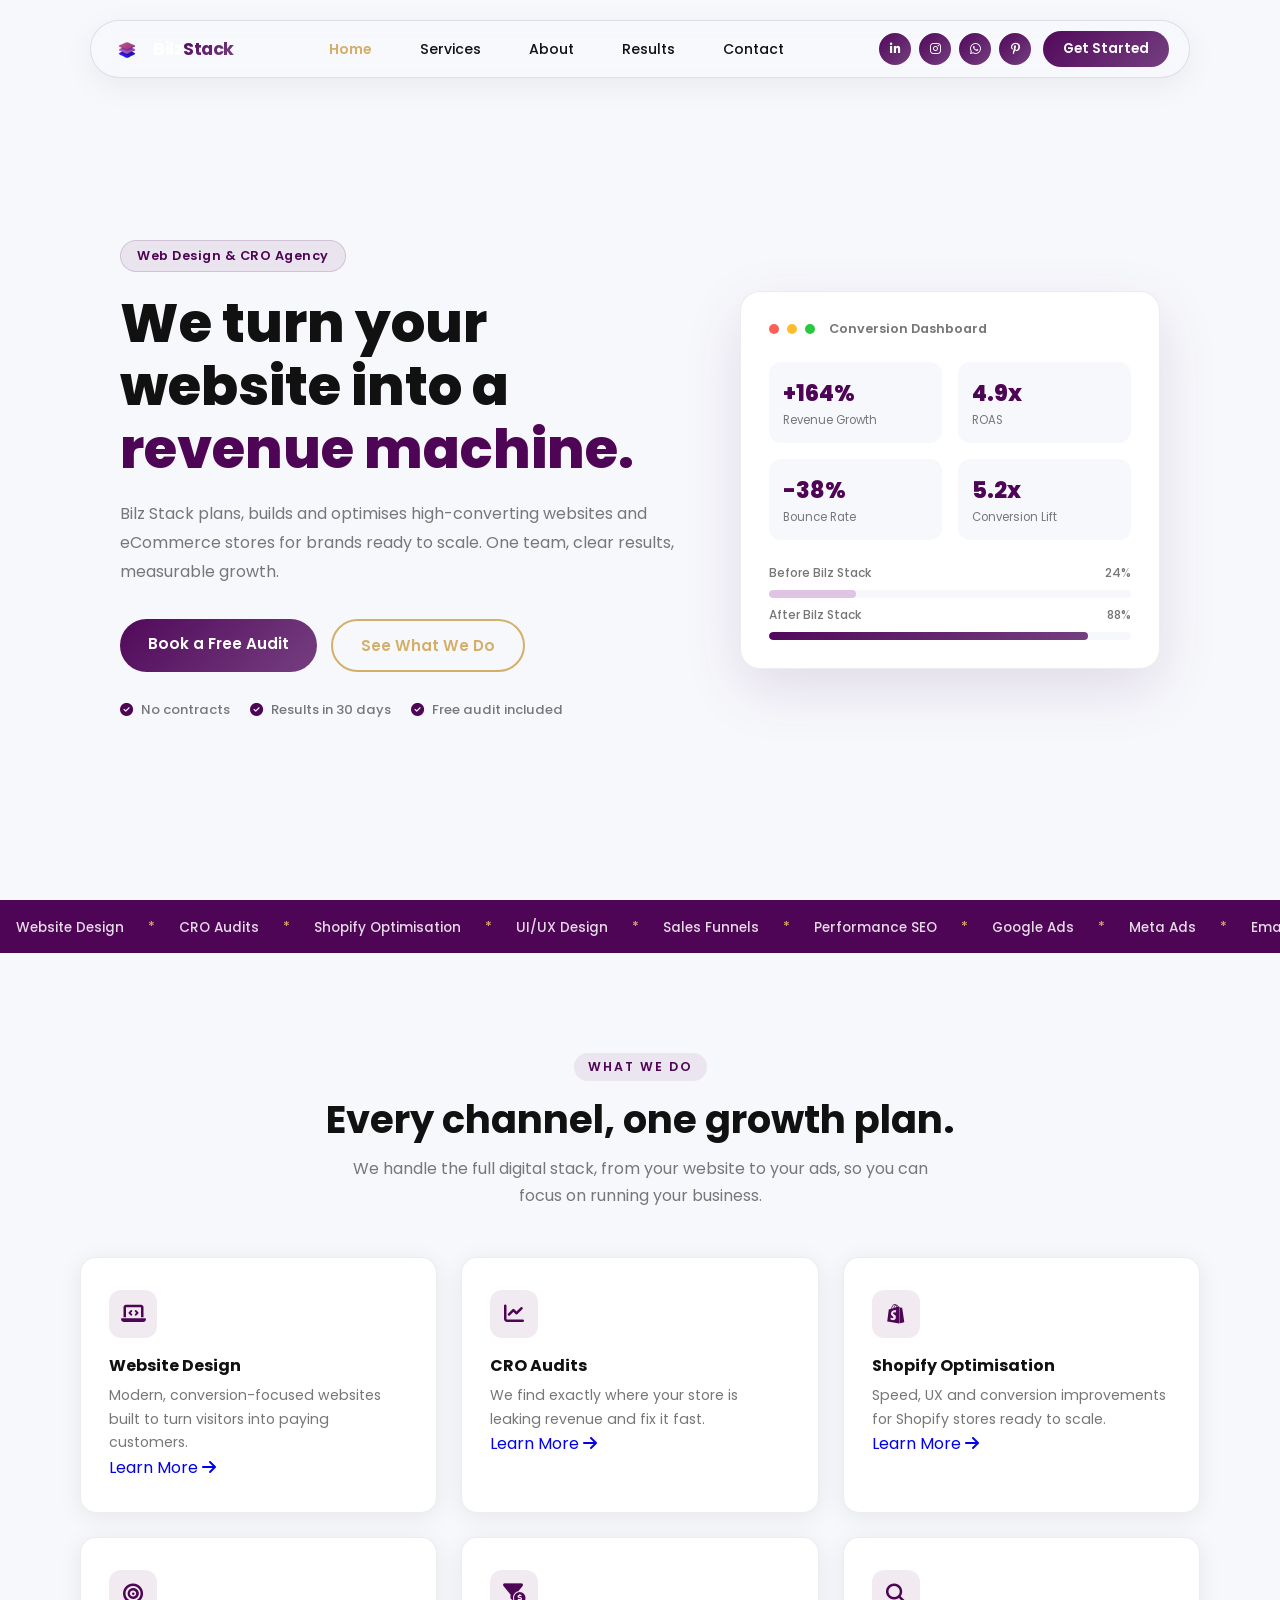
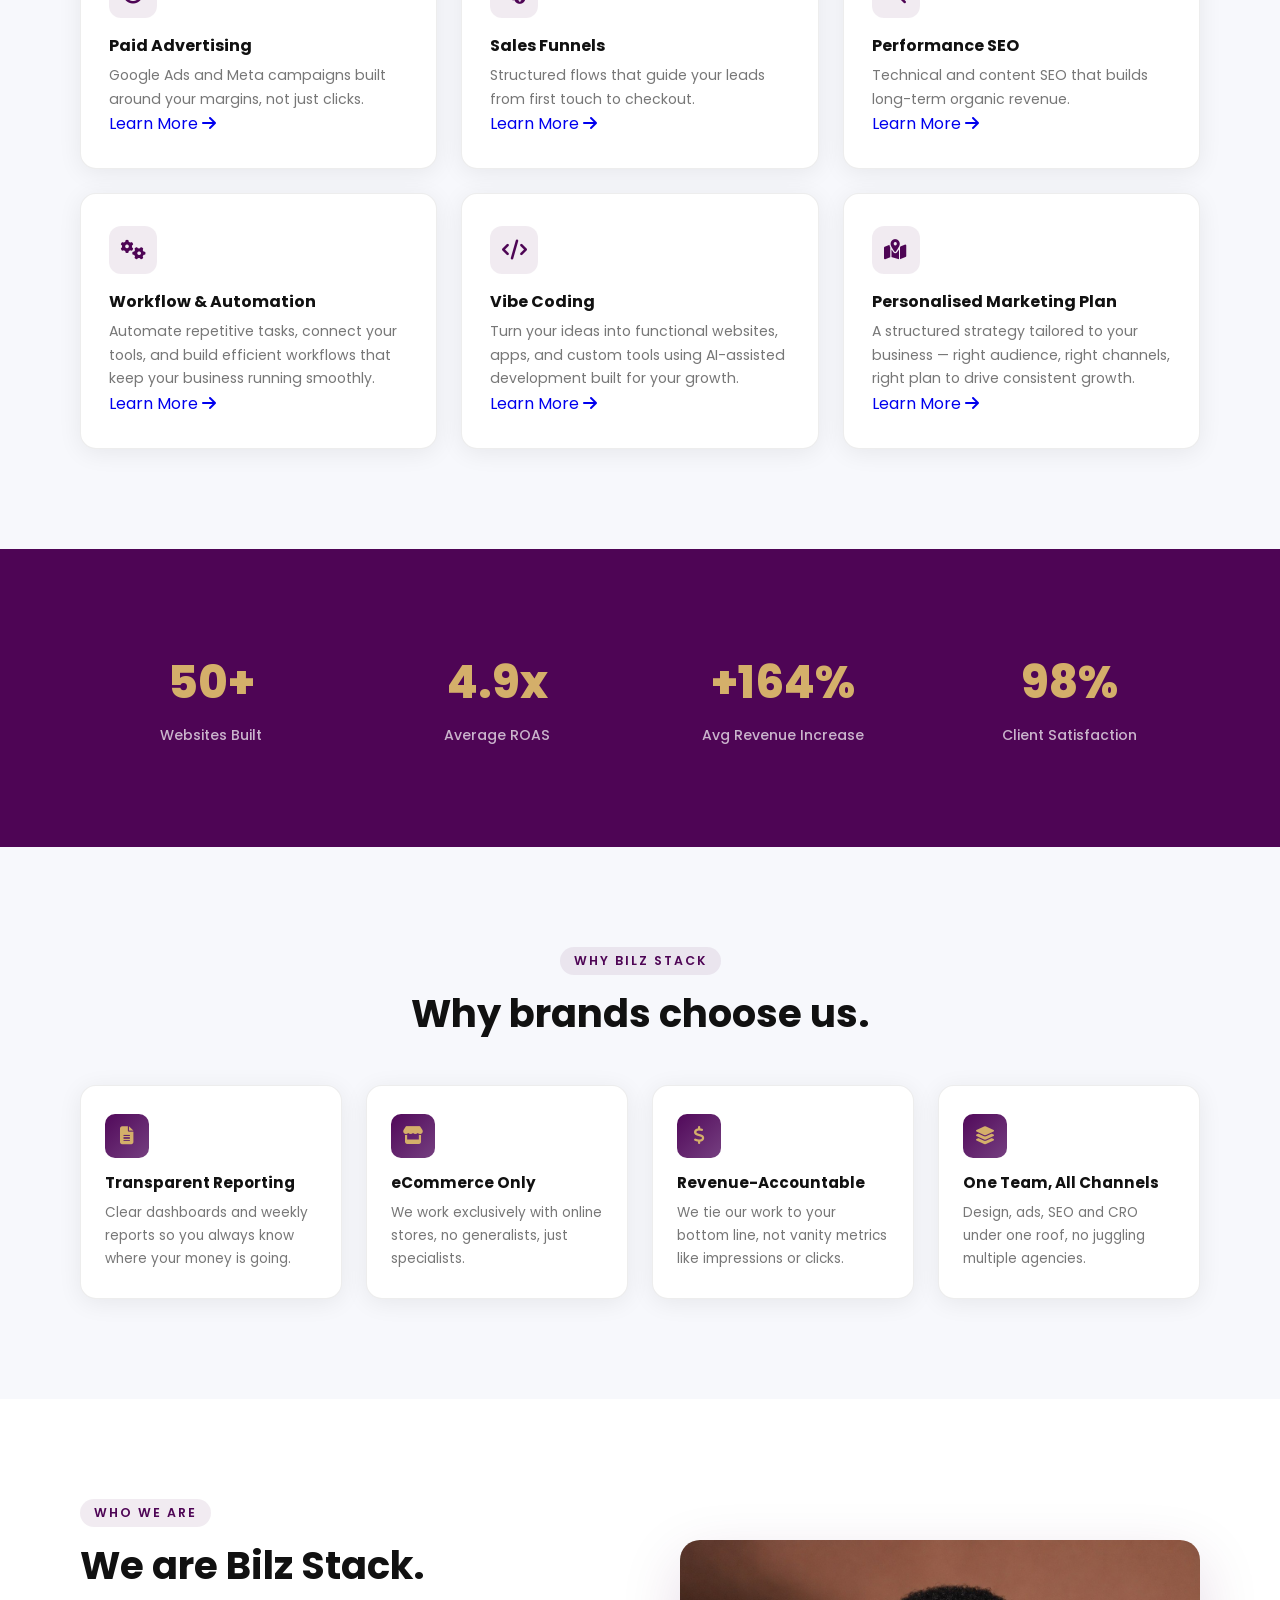
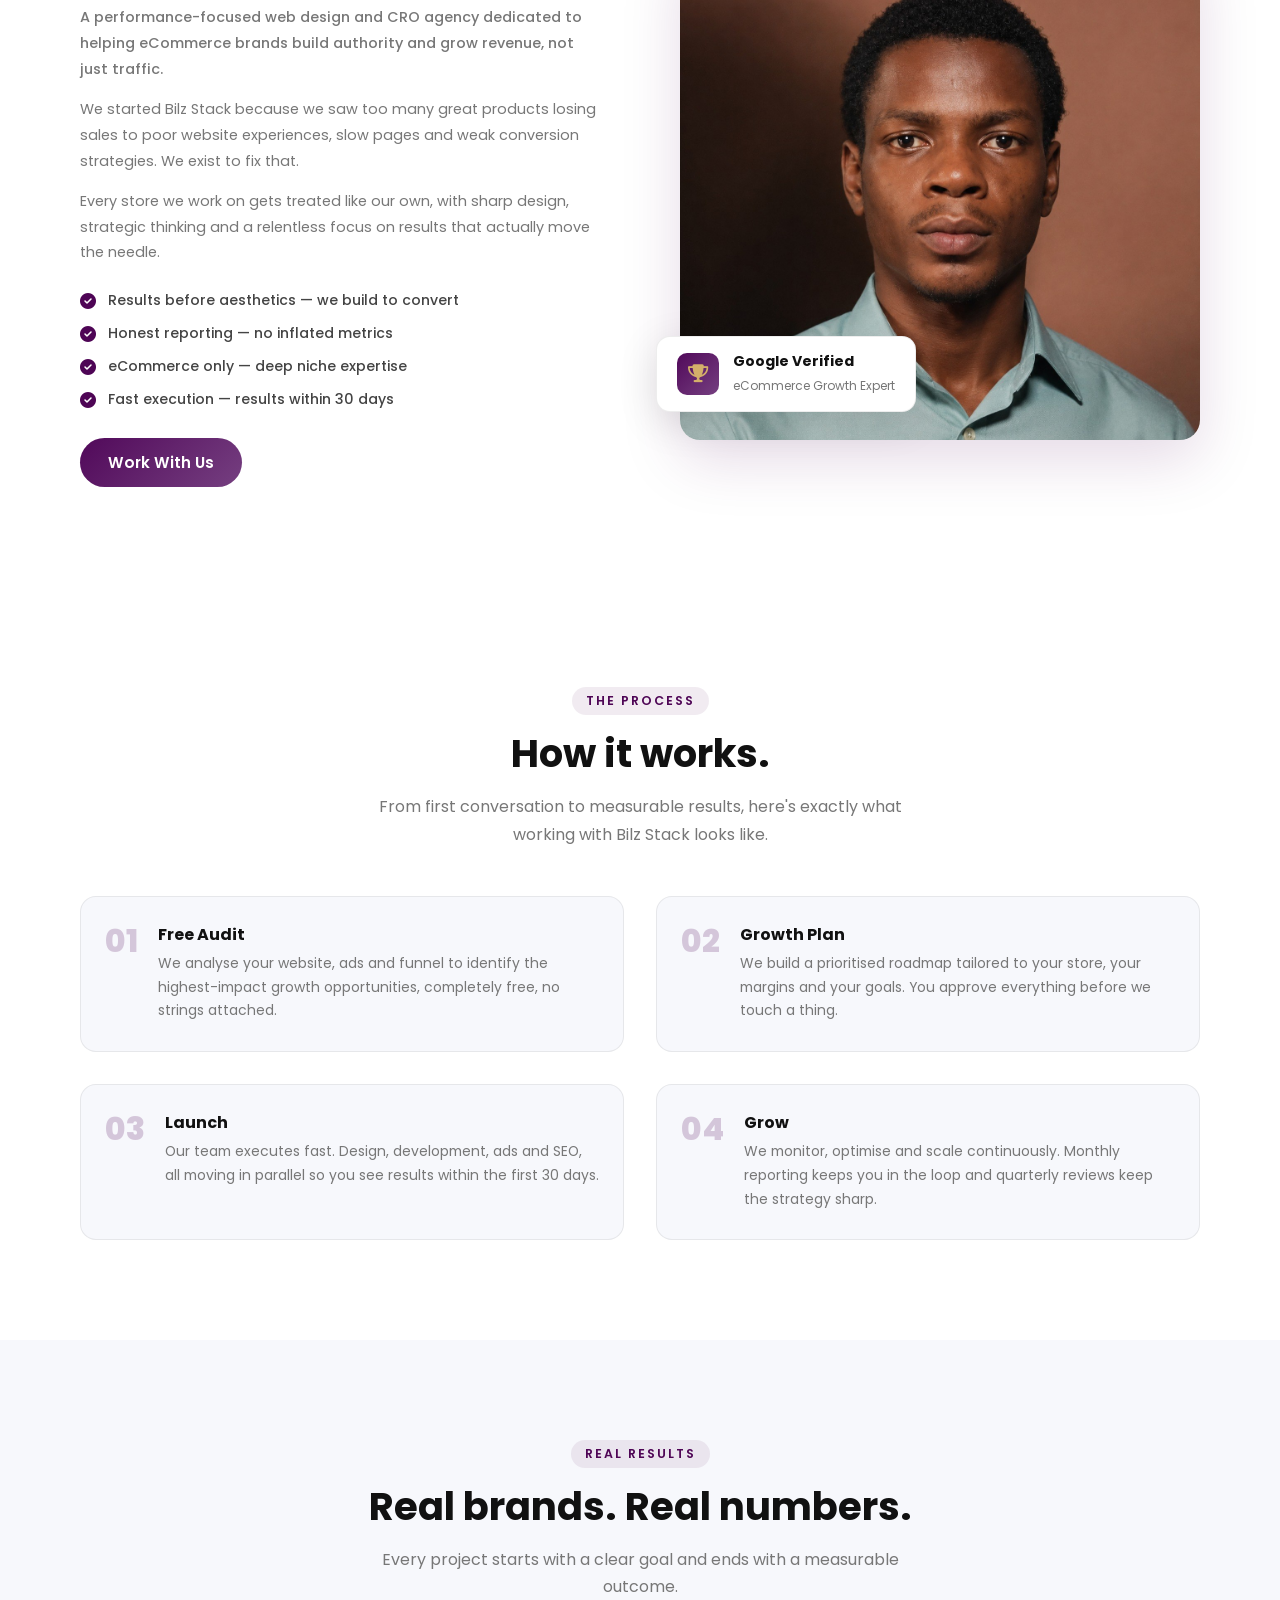
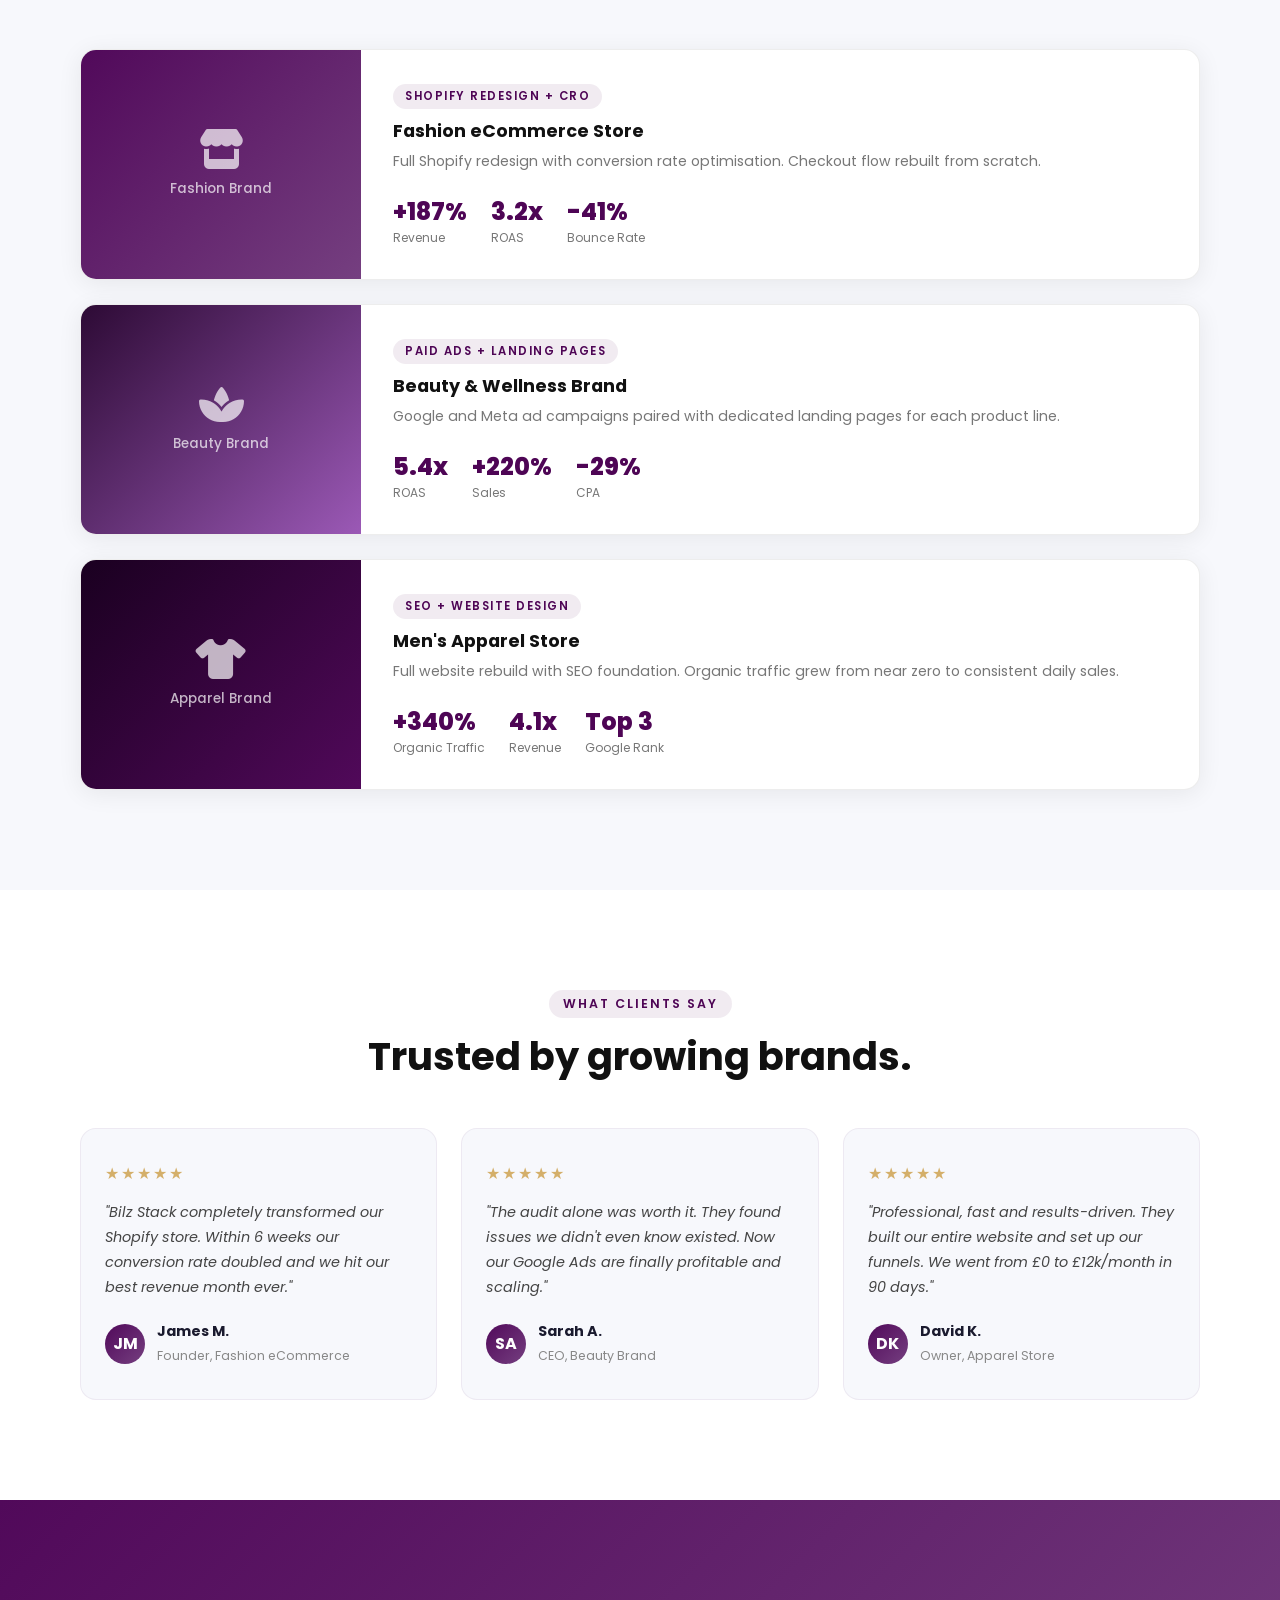
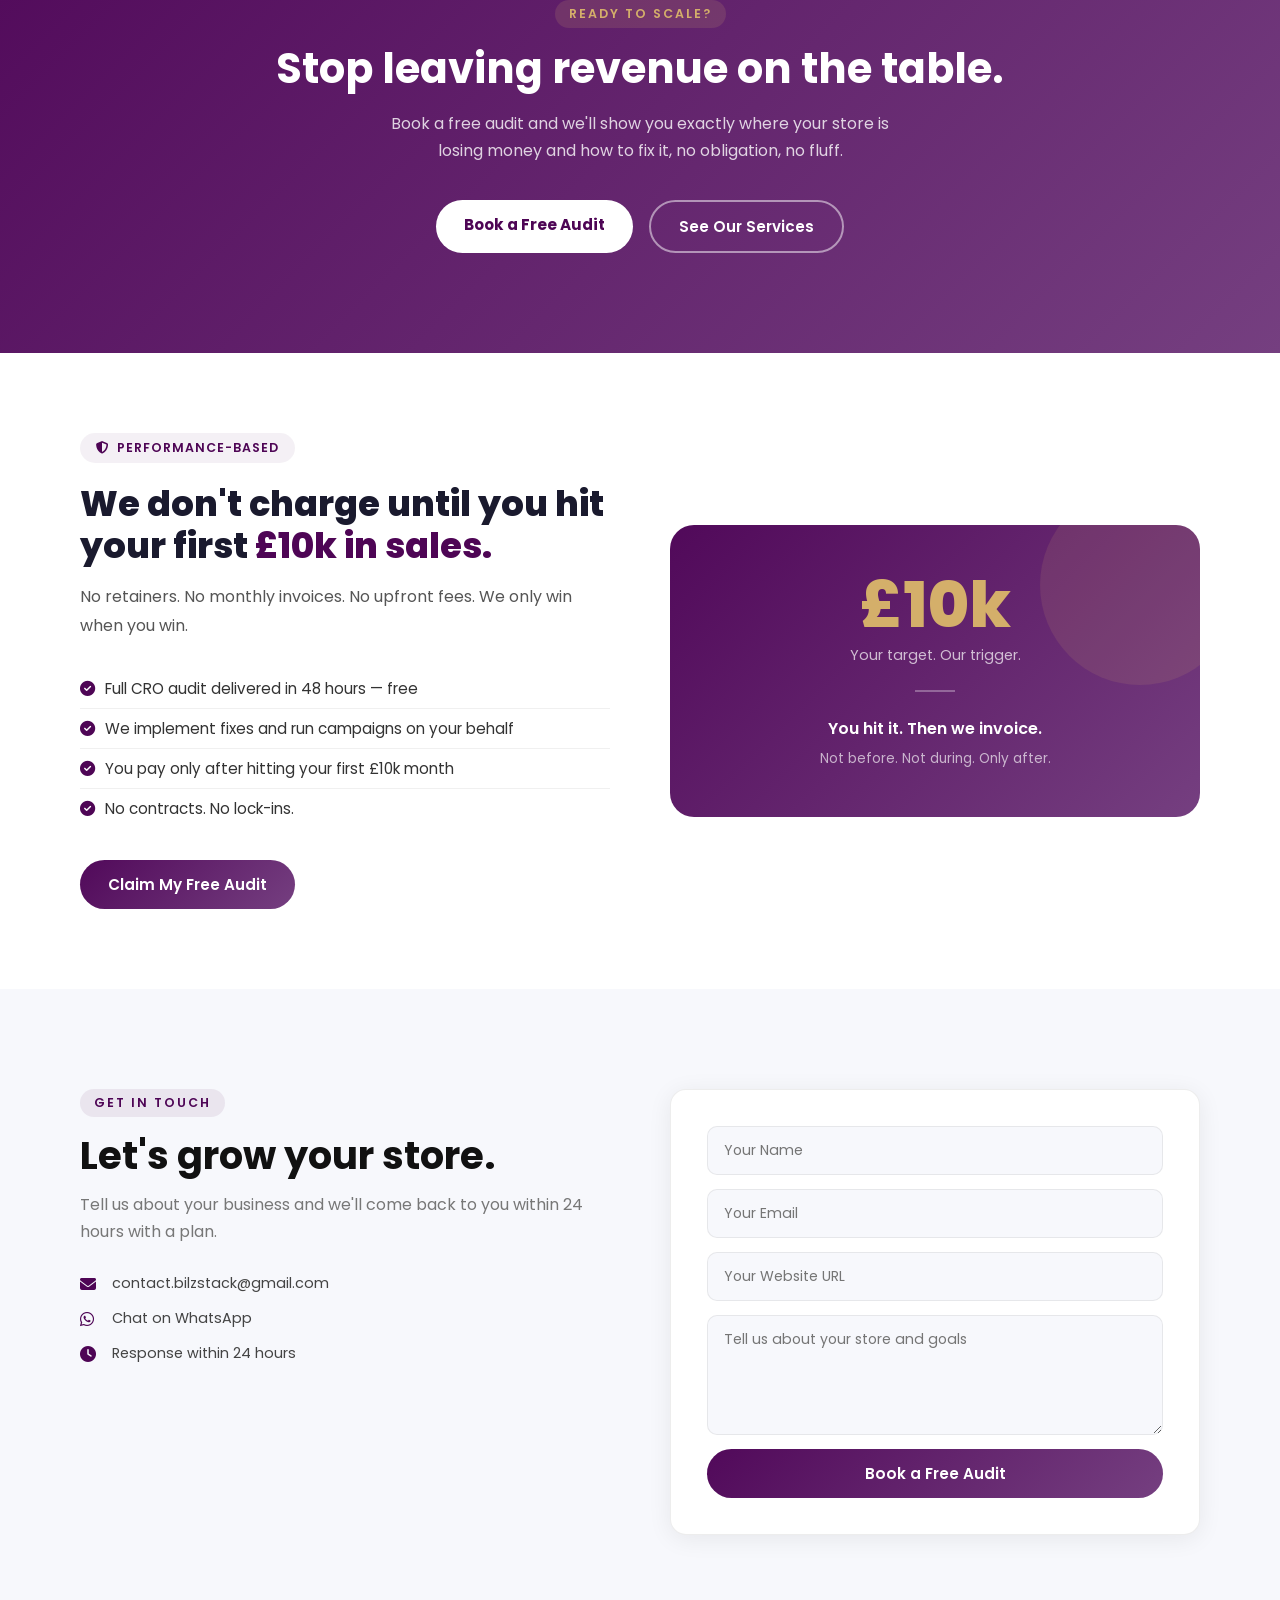
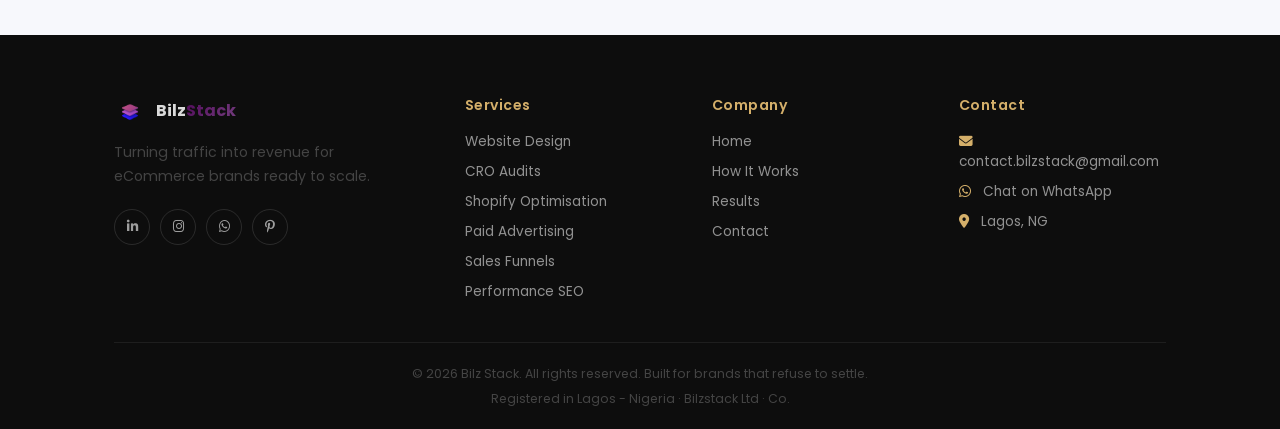
<file: index.html>
<!DOCTYPE html>
<html lang="en">
<head>
  <meta charset="UTF-8">
  <meta name="viewport" content="width=device-width, initial-scale=1.0">
  <meta name="description" content="Bilz Stack — Strategic web design, CRO and digital marketing helping eCommerce brands build authority and increase revenue.">
  <title>Bilz Stack | Web Design & CRO Agency</title>
  <link rel="icon" type="image/png" href="assets/logo.png">
  <link rel="shortcut icon" type="image/png" href="assets/logo.png">
  <link href="https://fonts.googleapis.com/css2?family=Poppins:wght@300;400;500;600;700;800&display=swap" rel="stylesheet">
  <link rel="stylesheet" href="https://cdnjs.cloudflare.com/ajax/libs/font-awesome/6.5.0/css/all.min.css">
  <link rel="stylesheet" href="therealbilz.css">
</head>

<body>

  <!-- NAV -->
  <header class="nav-wrapper">
    <nav id="mainNav">
      <div class="nav-logo">
        <img src="assets/logo.png" alt="Bilz Stack" class="logo">
        <span class="nav-brand">Bilz<span>Stack</span></span>
      </div>
     <div class="nav-links" id="navLinks">
  <a href="index.html" class="nav-active">Home</a>
  <a href="services.html">Services</a>
  <a href="about.html">About</a>
  <a href="results.html">Results</a>
  <a href="contact.html">Contact</a>
</div>
      <div class="nav-right">
        <div class="nav-socials">
          <a href="https://www.linkedin.com/in/okende-bilal-8105b73aa/" target="_blank" aria-label="LinkedIn"><i class="fab fa-linkedin-in"></i></a>
          <a href="https://www.instagram.com/bilz_stack/" target="_blank" aria-label="Instagram"><i class="fab fa-instagram"></i></a>
          <a href="https://wa.me/2347040472936" target="_blank" aria-label="WhatsApp"><i class="fab fa-whatsapp"></i></a>
          <a href="https://pin.it/4dkj9r1wr" target="_blank" aria-label="Pinterest"><i class="fab fa-pinterest-p"></i></a>
        </div>
        <a href="#contact" class="nav-cta">Get Started</a>
        <button class="hamburger" id="hamburger" aria-label="Menu">
          <span></span><span></span><span></span>
        </button>
      </div>
    </nav>
  </header>

  <!-- MOBILE MENU -->
  <div class="mobile-menu" id="mobileMenu">
    <div class="mobile-menu-inner">
      <div class="mobile-menu-links">
        <a href="#home" class="mobile-link">Home</a>
        <a href="#services" class="mobile-link">Services</a>
        <a href="#how-it-works" class="mobile-link">How It Works</a>
        <a href="#results" class="mobile-link">Results</a>
        <a href="#contact" class="mobile-link">Contact</a>
      </div>
      <div class="mobile-menu-socials">
        <a href="https://www.linkedin.com/in/okende-bilal-8105b73aa/" target="_blank"><i class="fab fa-linkedin-in"></i></a>
        <a href="https://www.instagram.com/bilz_stack/" target="_blank"><i class="fab fa-instagram"></i></a>
        <a href="https://wa.me/2347040472936" target="_blank"><i class="fab fa-whatsapp"></i></a>
        <a href="https://pin.it/4dkj9r1wr" target="_blank"><i class="fab fa-pinterest-p"></i></a>
      </div>
      <a href="#contact" class="btn mobile-cta mobile-link">Book a Free Audit</a>
      <p class="mobile-menu-tag"> Turning Traffic Into Revenue</p>
    </div>
  </div>
  <div class="menu-overlay" id="menuOverlay"></div>

  <!-- HERO -->
  <section id="home" class="hero">
    <div class="hero-content">
      <div class="hero-badge reveal"> Web Design & CRO Agency</div>
      <h1 class="reveal">
        We turn your website into a<br>
        <span id="rotating-text">revenue machine.</span>
      </h1>
      <p class="hero-sub reveal">Bilz Stack plans, builds and optimises high-converting websites and eCommerce stores for brands ready to scale. One team, clear results, measurable growth.</p>
      <div class="hero-btns reveal">
        <a href="#contact" class="btn">Book a Free Audit</a>
        <a href="#services" class="btn btn-outline">See What We Do</a>
      </div>
      <div class="hero-trust reveal">
        <span><i class="fas fa-check-circle"></i> No contracts</span>
        <span><i class="fas fa-check-circle"></i> Results in 30 days</span>
        <span><i class="fas fa-check-circle"></i> Free audit included</span>
      </div>
    </div>
    <div class="hero-visual reveal">
      <div class="hero-card">
        <div class="hero-card-header">
          <span class="dot red"></span><span class="dot yellow"></span><span class="dot green"></span>
          <span class="hero-card-title">Conversion Dashboard</span>
        </div>
        <div class="hero-stats-grid">
          <div class="hero-stat">
            <span class="stat-val">+164%</span>
            <span class="stat-label">Revenue Growth</span>
          </div>
          <div class="hero-stat">
            <span class="stat-val">4.9x</span>
            <span class="stat-label">ROAS</span>
          </div>
          <div class="hero-stat">
            <span class="stat-val">-38%</span>
            <span class="stat-label">Bounce Rate</span>
          </div>
          <div class="hero-stat">
            <span class="stat-val">5.2x</span>
            <span class="stat-label">Conversion Lift</span>
          </div>
        </div>
        <div class="hero-bar-wrap">
          <div class="hero-bar-label"><span>Before Bilz Stack</span><span>24%</span></div>
          <div class="hero-bar"><div class="hero-bar-fill low"></div></div>
          <div class="hero-bar-label"><span>After Bilz Stack</span><span>88%</span></div>
          <div class="hero-bar"><div class="hero-bar-fill high"></div></div>
        </div>
      </div>
    </div>
  </section>

  <!-- TICKER -->
  <div class="ticker-wrap">
    <div class="ticker">
      <span>Website Design</span>
      <span class="ticker-dot">*</span>
      <span>CRO Audits</span>
      <span class="ticker-dot">*</span>
      <span>Shopify Optimisation</span>
      <span class="ticker-dot">*</span>
      <span>UI/UX Design</span>
      <span class="ticker-dot">*</span>
      <span>Sales Funnels</span>
      <span class="ticker-dot">*</span>
      <span>Performance SEO</span>
      <span class="ticker-dot">*</span>
      <span>Google Ads</span>
      <span class="ticker-dot">*</span>
      <span>Meta Ads</span>
      <span class="ticker-dot">*</span>
      <span>Email Marketing</span>
      <span class="ticker-dot">*</span>
      <span>Website Design</span>
      <span class="ticker-dot">*</span>
      <span>CRO Audits</span>
      <span class="ticker-dot">*</span>
      <span>Shopify Optimisation</span>
      <span class="ticker-dot">*</span>
      <span>UI/UX Design</span>
      <span class="ticker-dot">*</span>
      <span>Sales Funnels</span>
      <span class="ticker-dot">*</span>
      <span>Performance SEO</span>
      <span class="ticker-dot">*</span>
      <span>Google Ads</span>
      <span class="ticker-dot">*</span>
      <span>Meta Ads</span>
      <span class="ticker-dot">*</span>
      <span>Email Marketing</span>
      <span class="ticker-dot">*</span>
    </div>
  </div>

 <!-- SERVICES -->
  <section id="services" class="services">
    <div class="section-inner">
      <div class="section-label reveal">What We Do</div>
      <h2 class="reveal">Every channel, one growth plan.</h2>
      <p class="section-sub reveal">We handle the full digital stack, from your website to your ads, so you can focus on running your business.</p>
      <div class="services-grid">

                <div class="service-card reveal reveal-delay-1">
          <div class="service-icon"><i class="fas fa-laptop-code"></i></div>
          <h3>Website Design</h3>
          <p>Modern, conversion-focused websites built to turn visitors into paying customers.</p>
          <a href="services.html" class="btn-text">Learn More <i class="fas fa-arrow-right"></i></a>
        </div>

        <div class="service-card reveal reveal-delay-2">
          <div class="service-icon"><i class="fas fa-chart-line"></i></div>
          <h3>CRO Audits</h3>
          <p>We find exactly where your store is leaking revenue and fix it fast.</p>
          <a href="services.html" class="btn-text">Learn More <i class="fas fa-arrow-right"></i></a>
        </div>

        <div class="service-card reveal reveal-delay-3">
          <div class="service-icon"><i class="fab fa-shopify"></i></div>
          <h3>Shopify Optimisation</h3>
          <p>Speed, UX and conversion improvements for Shopify stores ready to scale.</p>
          <a href="services.html" class="btn-text">Learn More <i class="fas fa-arrow-right"></i></a>
        </div>

        <div class="service-card reveal reveal-delay-1">
          <div class="service-icon"><i class="fas fa-bullseye"></i></div>
          <h3>Paid Advertising</h3>
          <p>Google Ads and Meta campaigns built around your margins, not just clicks.</p>
          <a href="services.html" class="btn-text">Learn More <i class="fas fa-arrow-right"></i></a>
        </div>

        <div class="service-card reveal reveal-delay-2">
          <div class="service-icon"><i class="fas fa-funnel-dollar"></i></div>
          <h3>Sales Funnels</h3>
          <p>Structured flows that guide your leads from first touch to checkout.</p>
          <a href="services.html" class="btn-text">Learn More <i class="fas fa-arrow-right"></i></a>
        </div>

        <div class="service-card reveal reveal-delay-3">
          <div class="service-icon"><i class="fas fa-search"></i></div>
          <h3>Performance SEO</h3>
          <p>Technical and content SEO that builds long-term organic revenue.</p>
          <a href="services.html" class="btn-text">Learn More <i class="fas fa-arrow-right"></i></a>
        </div>
        
        <div class="service-card reveal reveal-delay-1">
          <div class="service-icon"><i class="fas fa-cogs"></i></div>
          <h3>Workflow & Automation</h3>
          <p>Automate repetitive tasks, connect your tools, and build efficient workflows that keep your business running smoothly.</p>
          <a href="services.html" class="btn-text">Learn More <i class="fas fa-arrow-right"></i></a>
        </div>

        <div class="service-card reveal reveal-delay-2">
          <div class="service-icon"><i class="fas fa-code"></i></div>
          <h3>Vibe Coding</h3>
          <p>Turn your ideas into functional websites, apps, and custom tools using AI-assisted development built for your growth.</p>
          <a href="services.html" class="btn-text">Learn More <i class="fas fa-arrow-right"></i></a>
        </div>

        <div class="service-card reveal reveal-delay-3">
          <div class="service-icon"><i class="fas fa-map-marked-alt"></i></div>
          <h3>Personalised Marketing Plan</h3>
          <p>A structured strategy tailored to your business — right audience, right channels, right plan to drive consistent growth.</p>
          <a href="services.html" class="btn-text">Learn More <i class="fas fa-arrow-right"></i></a>
        </div>

      </div>
    </div>
  </section>  <!-- STATS -->
  <section class="stats">
    <div class="section-inner">
      <div class="stats-grid">
        <div class="stat-block reveal reveal-delay-1">
          <span class="stat-number">50+</span>
          <span class="stat-desc">Websites Built</span>
        </div>
        <div class="stat-block reveal reveal-delay-2">
          <span class="stat-number">4.9x</span>
          <span class="stat-desc">Average ROAS</span>
        </div>
        <div class="stat-block reveal reveal-delay-3">
          <span class="stat-number">+164%</span>
          <span class="stat-desc">Avg Revenue Increase</span>
        </div>
        <div class="stat-block reveal reveal-delay-4">
          <span class="stat-number">98%</span>
          <span class="stat-desc">Client Satisfaction</span>
        </div>
      </div>
    </div>
  </section>

  <!-- WHY US -->
  <section class="why-us">
    <div class="section-inner">
      <div class="section-label reveal">Why Bilz Stack</div>
      <h2 class="reveal">Why brands choose us.</h2>
      <div class="why-grid">
        <div class="why-card reveal reveal-delay-1">
          <div class="why-icon"><i class="fas fa-file-alt"></i></div>
          <h3>Transparent Reporting</h3>
          <p>Clear dashboards and weekly reports so you always know where your money is going.</p>
        </div>
        <div class="why-card reveal reveal-delay-2">
          <div class="why-icon"><i class="fas fa-store"></i></div>
          <h3>eCommerce Only</h3>
          <p>We work exclusively with online stores, no generalists, just specialists.</p>
        </div>
        <div class="why-card reveal reveal-delay-3">
          <div class="why-icon"><i class="fas fa-dollar-sign"></i></div>
          <h3>Revenue-Accountable</h3>
          <p>We tie our work to your bottom line, not vanity metrics like impressions or clicks.</p>
        </div>
        <div class="why-card reveal reveal-delay-4">
          <div class="why-icon"><i class="fas fa-layer-group"></i></div>
          <h3>One Team, All Channels</h3>
          <p>Design, ads, SEO and CRO under one roof, no juggling multiple agencies.</p>
        </div>
      </div>
    </div>
  </section>
  
    <!-- ABOUT -->
  <section id="about" class="about">
    <div class="section-inner about-inner">
      <div class="about-left reveal">
        <div class="section-label">Who We Are</div>
        <h2>We are Bilz Stack.</h2>
        <p class="about-lead">A performance-focused web design and CRO agency dedicated to helping eCommerce brands build authority and grow revenue, not just traffic.</p>
        <p>We started Bilz Stack because we saw too many great products losing sales to poor website experiences, slow pages and weak conversion strategies. We exist to fix that.</p>
        <p>Every store we work on gets treated like our own, with sharp design, strategic thinking and a relentless focus on results that actually move the needle.</p>
        <div class="about-values">
          <div class="about-value">
            <i class="fas fa-check-circle"></i>
            <span>Results before aesthetics — we build to convert</span>
          </div>
          <div class="about-value">
            <i class="fas fa-check-circle"></i>
            <span>Honest reporting — no inflated metrics</span>
          </div>
          <div class="about-value">
            <i class="fas fa-check-circle"></i>
            <span>eCommerce only — deep niche expertise</span>
          </div>
          <div class="about-value">
            <i class="fas fa-check-circle"></i>
            <span>Fast execution — results within 30 days</span>
          </div>
        </div>
        <a href="#contact" class="btn" style="margin-top: 28px; display: inline-block;">Work With Us</a>
      </div>
      <div class="about-right reveal reveal-delay-2">
        <div class="about-img-wrap">
          <img src="assets/about.png" alt="Bilal Okende — Bilz Stack" class="about-img">
          <div class="about-card">
            <div class="about-card-icon"><i class="fas fa-trophy"></i></div>
            <div>
              <strong>Google Verified</strong>
              <span>eCommerce Growth Expert</span>
            </div>
          </div>
        </div>
      </div>
    </div>
  </section>

  <!-- HOW IT WORKS -->
  <section id="how-it-works" class="how-it-works">
    <div class="section-inner">
      <div class="section-label reveal">The Process</div>
      <h2 class="reveal">How it works.</h2>
      <p class="section-sub reveal">From first conversation to measurable results, here's exactly what working with Bilz Stack looks like.</p>
      <div class="steps-grid">
        <div class="step reveal reveal-delay-1">
          <div class="step-number">01</div>
          <div class="step-content">
            <h3>Free Audit</h3>
            <p>We analyse your website, ads and funnel to identify the highest-impact growth opportunities, completely free, no strings attached.</p>
          </div>
        </div>
        <div class="step reveal reveal-delay-2">
          <div class="step-number">02</div>
          <div class="step-content">
            <h3>Growth Plan</h3>
            <p>We build a prioritised roadmap tailored to your store, your margins and your goals. You approve everything before we touch a thing.</p>
          </div>
        </div>
        <div class="step reveal reveal-delay-3">
          <div class="step-number">03</div>
          <div class="step-content">
            <h3>Launch</h3>
            <p>Our team executes fast. Design, development, ads and SEO, all moving in parallel so you see results within the first 30 days.</p>
          </div>
        </div>
        <div class="step reveal reveal-delay-4">
          <div class="step-number">04</div>
          <div class="step-content">
            <h3>Grow</h3>
            <p>We monitor, optimise and scale continuously. Monthly reporting keeps you in the loop and quarterly reviews keep the strategy sharp.</p>
          </div>
        </div>
      </div>
    </div>
  </section>

  <!-- CASE STUDIES -->
  <section id="results" class="results">
    <div class="section-inner">
      <div class="section-label reveal">Real Results</div>
      <h2 class="reveal">Real brands. Real numbers.</h2>
      <p class="section-sub reveal">Every project starts with a clear goal and ends with a measurable outcome.</p>
      <div class="results-grid">
        <div class="result-card reveal reveal-delay-1">
          <div class="result-img placeholder-img">
            <div class="placeholder-content"><i class="fas fa-store"></i><span>Fashion Brand</span></div>
          </div>
          <div class="result-info">
            <span class="result-tag">Shopify Redesign + CRO</span>
            <h3>Fashion eCommerce Store</h3>
            <p>Full Shopify redesign with conversion rate optimisation. Checkout flow rebuilt from scratch.</p>
            <div class="result-metrics">
              <div class="result-metric"><span class="metric-val">+187%</span><span class="metric-label">Revenue</span></div>
              <div class="result-metric"><span class="metric-val">3.2x</span><span class="metric-label">ROAS</span></div>
              <div class="result-metric"><span class="metric-val">-41%</span><span class="metric-label">Bounce Rate</span></div>
            </div>
          </div>
        </div>
        <div class="result-card reveal reveal-delay-2">
          <div class="result-img placeholder-img two">
            <div class="placeholder-content"><i class="fas fa-spa"></i><span>Beauty Brand</span></div>
          </div>
          <div class="result-info">
            <span class="result-tag">Paid Ads + Landing Pages</span>
            <h3>Beauty & Wellness Brand</h3>
            <p>Google and Meta ad campaigns paired with dedicated landing pages for each product line.</p>
            <div class="result-metrics">
              <div class="result-metric"><span class="metric-val">5.4x</span><span class="metric-label">ROAS</span></div>
              <div class="result-metric"><span class="metric-val">+220%</span><span class="metric-label">Sales</span></div>
              <div class="result-metric"><span class="metric-val">-29%</span><span class="metric-label">CPA</span></div>
            </div>
          </div>
        </div>
        <div class="result-card reveal reveal-delay-3">
          <div class="result-img placeholder-img three">
            <div class="placeholder-content"><i class="fas fa-tshirt"></i><span>Apparel Brand</span></div>
          </div>
          <div class="result-info">
            <span class="result-tag">SEO + Website Design</span>
            <h3>Men's Apparel Store</h3>
            <p>Full website rebuild with SEO foundation. Organic traffic grew from near zero to consistent daily sales.</p>
            <div class="result-metrics">
              <div class="result-metric"><span class="metric-val">+340%</span><span class="metric-label">Organic Traffic</span></div>
              <div class="result-metric"><span class="metric-val">4.1x</span><span class="metric-label">Revenue</span></div>
              <div class="result-metric"><span class="metric-val">Top 3</span><span class="metric-label">Google Rank</span></div>
            </div>
          </div>
        </div>
      </div>
    </div>
  </section>

  <!-- TESTIMONIALS -->
  <section class="testimonials">
    <div class="section-inner">
      <div class="section-label reveal">What Clients Say</div>
      <h2 class="reveal">Trusted by growing brands.</h2>
      <div class="testimonials-grid">
        <div class="testimonial-card reveal reveal-delay-1">
          <div class="stars">★★★★★</div>
          <p>"Bilz Stack completely transformed our Shopify store. Within 6 weeks our conversion rate doubled and we hit our best revenue month ever."</p>
          <div class="testimonial-author">
            <div class="author-avatar">JM</div>
            <div>
              <strong>James M.</strong>
              <span>Founder, Fashion eCommerce</span>
            </div>
          </div>
        </div>
        <div class="testimonial-card reveal reveal-delay-2">
          <div class="stars">★★★★★</div>
          <p>"The audit alone was worth it. They found issues we didn't even know existed. Now our Google Ads are finally profitable and scaling."</p>
          <div class="testimonial-author">
            <div class="author-avatar">SA</div>
            <div>
              <strong>Sarah A.</strong>
              <span>CEO, Beauty Brand</span>
            </div>
          </div>
        </div>
        <div class="testimonial-card reveal reveal-delay-3">
          <div class="stars">★★★★★</div>
          <p>"Professional, fast and results-driven. They built our entire website and set up our funnels. We went from £0 to £12k/month in 90 days."</p>
          <div class="testimonial-author">
            <div class="author-avatar">DK</div>
            <div>
              <strong>David K.</strong>
              <span>Owner, Apparel Store</span>
            </div>
          </div>
        </div>
      </div>
    </div>
  </section>

  <!-- CTA BANNER -->
  <section class="cta-banner">
    <div class="section-inner">
      <div class="cta-inner reveal">
        <div class="section-label light">Ready to scale?</div>
        <h2>Stop leaving revenue on the table.</h2>
        <p>Book a free audit and we'll show you exactly where your store is losing money and how to fix it, no obligation, no fluff.</p>
        <div class="cta-btns">
          <a href="#contact" class="btn btn-white">Book a Free Audit</a>
          <a href="#services" class="btn btn-outline-white">See Our Services</a>
        </div>
      </div>
    </div>
  </section>
  
  <!--FREE OFFER SEC -->
  <section class="no-fee-home">
  <div class="section-inner">
    <div class="no-fee-home-inner">
      <div class="reveal">
        <div class="no-fee-home-badge"><i class="fas fa-shield-alt"></i> Performance-Based</div>
        <h2>We don't charge until you hit your first <span>£10k in sales.</span></h2>
        <p>No retainers. No monthly invoices. No upfront fees. We only win when you win.</p>
        <ul class="no-fee-checklist">
          <li><i class="fas fa-check-circle"></i> Full CRO audit delivered in 48 hours — free</li>
          <li><i class="fas fa-check-circle"></i> We implement fixes and run campaigns on your behalf</li>
          <li><i class="fas fa-check-circle"></i> You pay only after hitting your first £10k month</li>
          <li><i class="fas fa-check-circle"></i> No contracts. No lock-ins.</li>
        </ul>
        <a href="contact.html" class="btn">Claim My Free Audit</a>
      </div>
      <div class="no-fee-home-visual reveal">
        <div class="no-fee-amount">£10k</div>
        <div class="no-fee-amount-label">Your target. Our trigger.</div>
        <div class="no-fee-divider"></div>
        <div class="no-fee-tagline">You hit it. Then we invoice.</div>
        <div class="no-fee-sub">Not before. Not during. Only after.</div>
      </div>
    </div>
  </div>
</section>

  <!-- CONTACT -->
  <section id="contact" class="contact">
    <div class="section-inner contact-inner">
      <div class="contact-left reveal">
        <div class="section-label">Get In Touch</div>
        <h2>Let's grow your store.</h2>
        <p>Tell us about your business and we'll come back to you within 24 hours with a plan.</p>
        <div class="contact-points">
          <div class="contact-point"><i class="fas fa-envelope"></i><span>contact.bilzstack@gmail.com</span></div>
          <div class="contact-point"><i class="fab fa-whatsapp"></i><span>Chat on WhatsApp</span></div>
          <div class="contact-point"><i class="fas fa-clock"></i><span>Response within 24 hours</span></div>
        </div>
      </div>
      <div class="contact-right reveal reveal-delay-2">
        <form name="contact" method="POST" data-netlify="true" action="/thank-you.html" netlify-honeypot="bot-field">
          <input type="hidden" name="form-name" value="contact">
          <input type="hidden" name="bot-field">
          <input type="text" name="name" placeholder="Your Name" autocomplete="name" required>
          <input type="email" name="email" placeholder="Your Email" autocomplete="email" required>
          <input type="text" name="website" placeholder="Your Website URL" autocomplete="off">
          <textarea name="message" placeholder="Tell us about your store and goals" autocomplete="off" required></textarea>
          <button type="submit" class="btn full-width">Book a Free Audit</button>
        </form>
      </div>
    </div>
  </section>

  <!-- FOOTER -->
  <footer>
    <div class="footer-inner">
      <div class="footer-top">
        <div class="footer-col brand-col">
          <div class="footer-logo">
            <img src="assets/logo.png" alt="Bilz Stack" class="logo">
            <span class="footer-brand-name">Bilz<span>Stack</span></span>
          </div>
          <p>Turning traffic into revenue for eCommerce brands ready to scale.</p>
          <div class="footer-socials">
            <a href="#" target="_blank"><i class="fab fa-linkedin-in"></i></a>
            <a href="#" target="_blank"><i class="fab fa-instagram"></i></a>
            <a href="#" target="_blank"><i class="fab fa-whatsapp"></i></a>
            <a href="#" target="_blank"><i class="fab fa-pinterest-p"></i></a>
          </div>
        </div>
        <div class="footer-col">
          <h4>Services</h4>
          <ul>
            <li><a href="#services">Website Design</a></li>
            <li><a href="#services">CRO Audits</a></li>
            <li><a href="#services">Shopify Optimisation</a></li>
            <li><a href="#services">Paid Advertising</a></li>
            <li><a href="#services">Sales Funnels</a></li>
            <li><a href="#services">Performance SEO</a></li>
          </ul>
        </div>
        <div class="footer-col">
          <h4>Company</h4>
          <ul>
            <li><a href="#home">Home</a></li>
            <li><a href="#how-it-works">How It Works</a></li>
            <li><a href="#results">Results</a></li>
            <li><a href="#contact">Contact</a></li>
          </ul>
        </div>
        <div class="footer-col">
          <h4>Contact</h4>
          <ul>
            <li><i class="fas fa-envelope"></i>contact.bilzstack@gmail.com</li>
            <li><i class="fab fa-whatsapp"></i> Chat on WhatsApp</li>
            <li><i class="fas fa-map-marker-alt"></i> Lagos, NG </li>
          </ul>
        </div>
      </div>
      <div class="footer-bottom">
        <p>© 2026 Bilz Stack. All rights reserved. Built for brands that refuse to settle.</p>
        <p>Registered in Lagos - Nigeria · Bilzstack Ltd · Co.</p>
      </div>
    </div>
  </footer>

  <!-- MOBILE MENU + PARALLAX SCRIPTS -->
  <script>
    // NAV
    const nav = document.getElementById('mainNav');
    const navLinks = nav.querySelectorAll('a');
    const hamburger = document.getElementById('hamburger');
    const mobileMenu = document.getElementById('mobileMenu');
    const menuOverlay = document.getElementById('menuOverlay');
    const mobileLinks = document.querySelectorAll('.mobile-link');

    function openMenu() {
      hamburger.classList.add('active');
      mobileMenu.classList.add('open');
      menuOverlay.classList.add('active');
      document.body.style.overflow = 'hidden';
    }

    function closeMenu() {
      hamburger.classList.remove('active');
      mobileMenu.classList.remove('open');
      menuOverlay.classList.remove('active');
      document.body.style.overflow = '';
    }

    hamburger.addEventListener('click', () => {
      mobileMenu.classList.contains('open') ? closeMenu() : openMenu();
    });

    menuOverlay.addEventListener('click', closeMenu);
    mobileLinks.forEach(l => l.addEventListener('click', closeMenu));

    // ROTATING TEXT
    const phrases = ['revenue machine.', 'conversion engine.', 'growth system.', 'competitive edge.', 'best asset.'];
    let idx = 0;
    const rotEl = document.getElementById('rotating-text');

    function rotateText() {
      rotEl.classList.add('slide-out');
      setTimeout(() => {
        idx = (idx + 1) % phrases.length;
        rotEl.textContent = phrases[idx];
        rotEl.classList.remove('slide-out');
        rotEl.classList.add('slide-in');
        setTimeout(() => rotEl.classList.remove('slide-in'), 500);
      }, 400);
    }

    rotEl.classList.add('slide-in');
    setTimeout(() => rotEl.classList.remove('slide-in'), 500);
    setInterval(rotateText, 3000);
  // REVEAL FUNCTION
  function revealElements() {
    document.querySelectorAll('.reveal').forEach(el => {
      if (el.getBoundingClientRect().top < window.innerHeight * 0.98) {
        el.classList.add('visible');
      }
    });
  }

  // RUN ON PAGE LOAD
  revealElements();

  // NAV SCROLL BEHAVIOR
  window.addEventListener('scroll', () => {
    // NAV SCROLL BEHAVIOR
    window.addEventListener('scroll', () => {
      const scrollY = window.scrollY;

      if (scrollY > 80) {
        nav.classList.add('scrolled');
      } else {
        nav.classList.remove('scrolled');
      }

         // REVEAL
    revealElements();
  });

  // ANIMATE BARS ON LOAD
    });

    // ANIMATE BARS ON LOAD
    setTimeout(() => {
      document.querySelectorAll('.hero-bar-fill').forEach(b => b.classList.add('animated'));
    }, 800);
  </script>

</body>
</html>
</file>
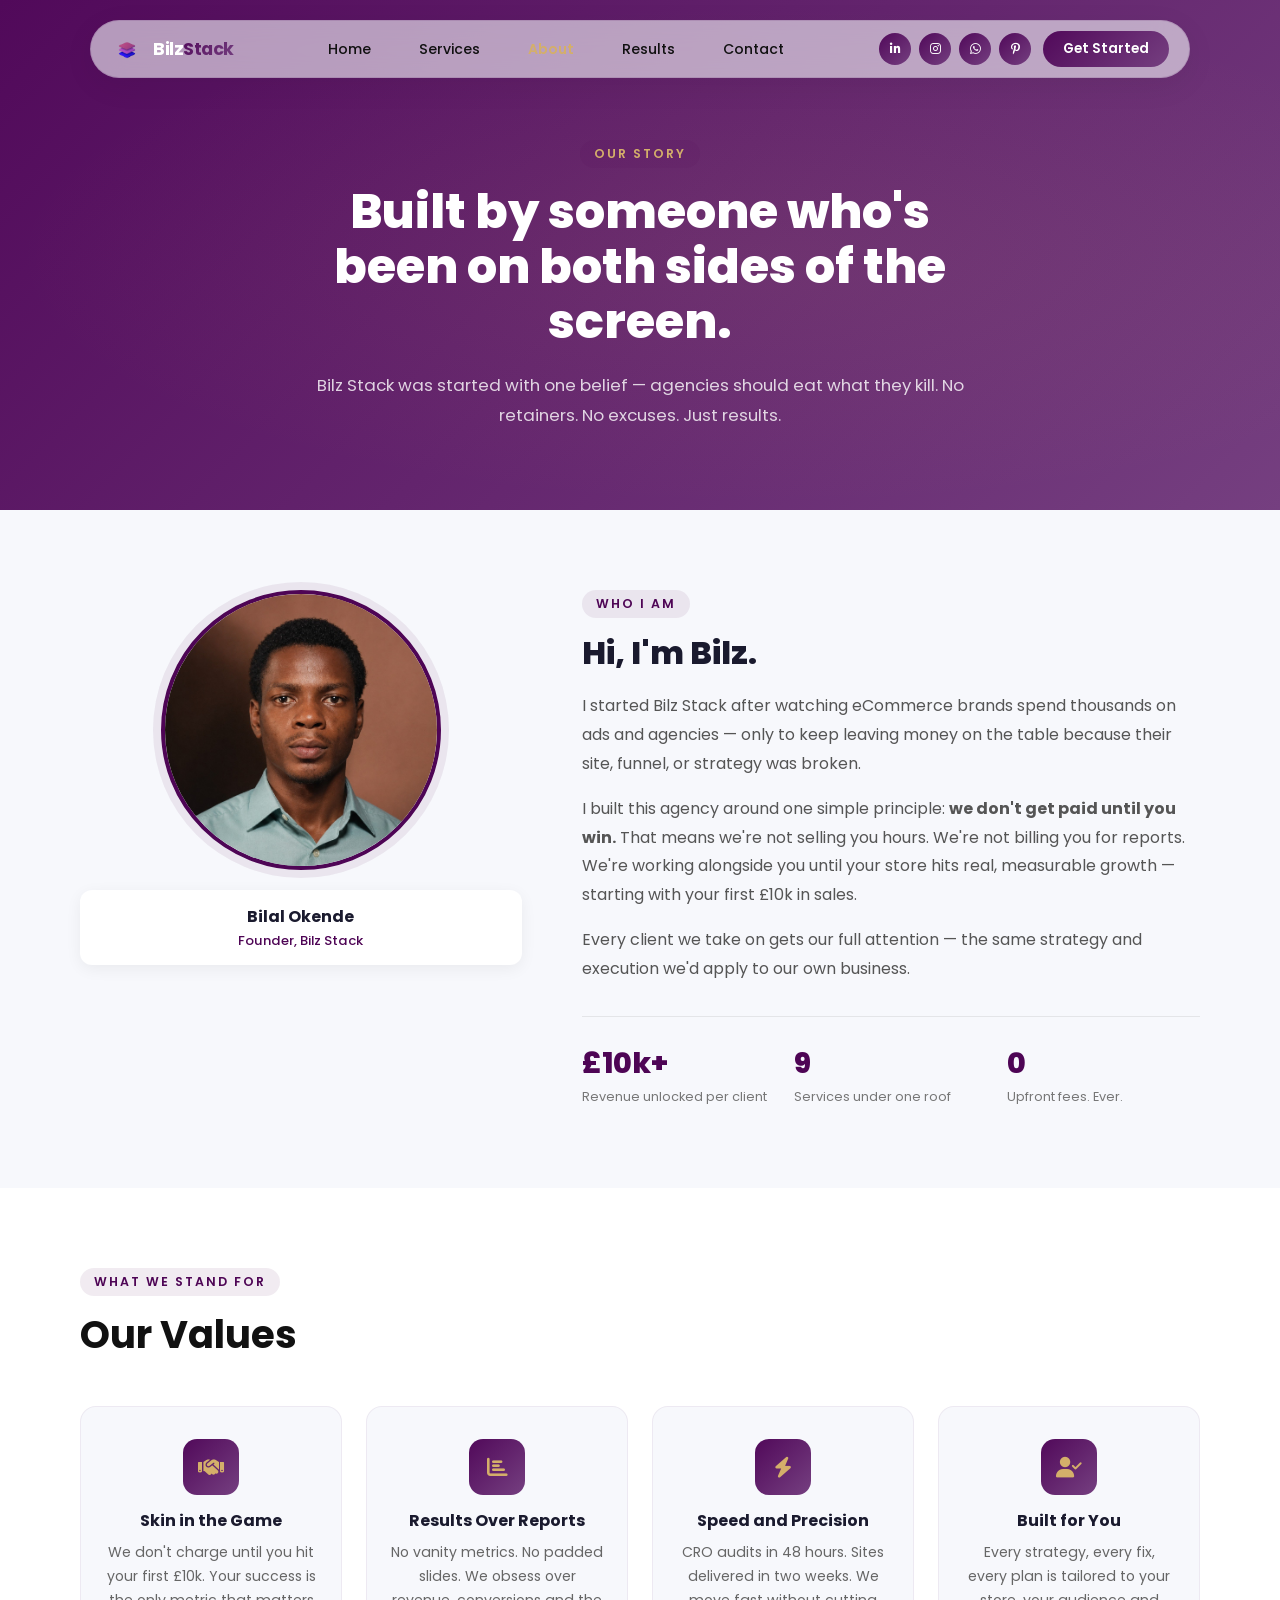
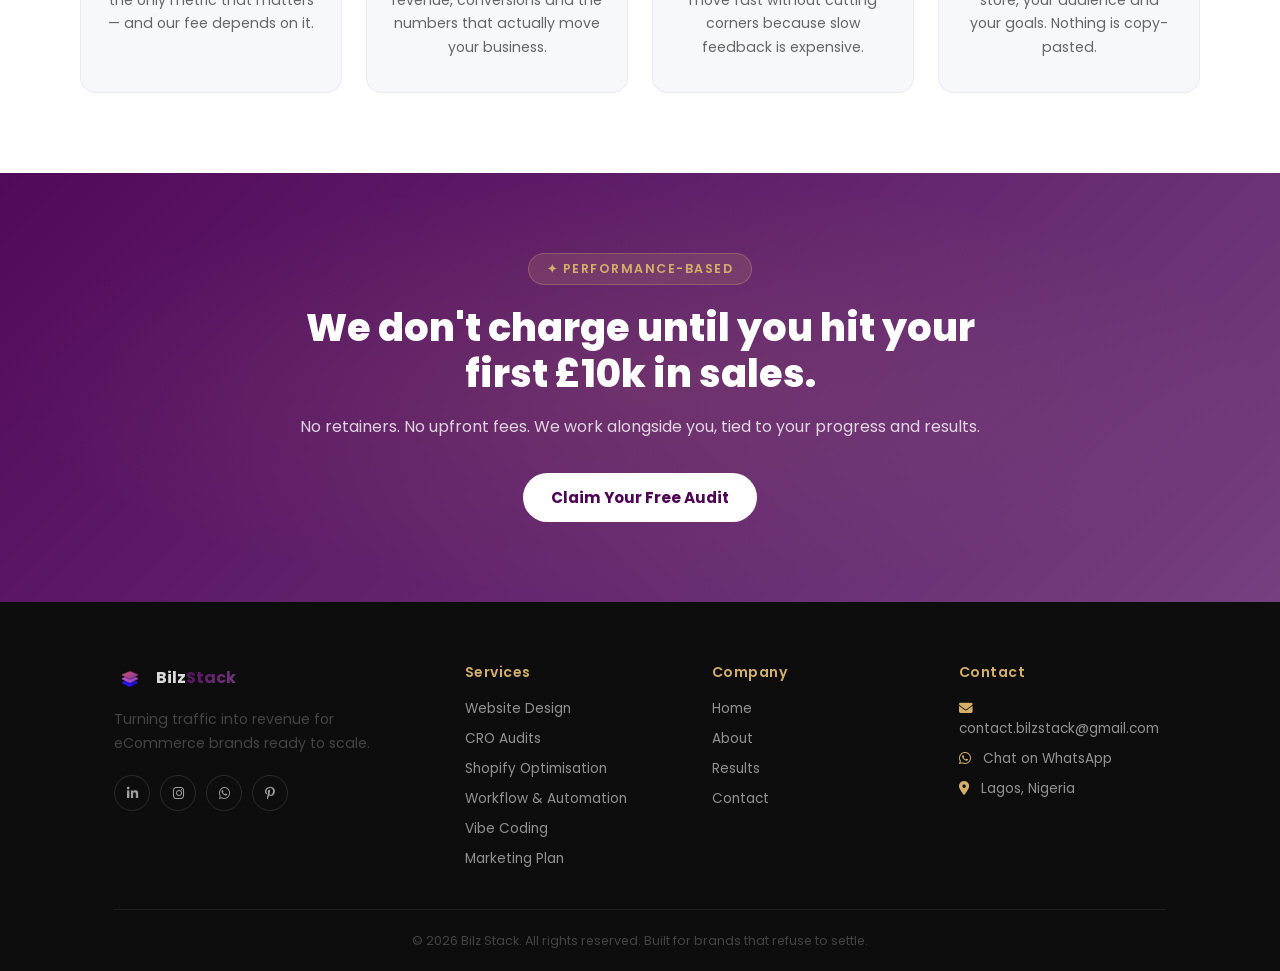
<file: about.html>
<!DOCTYPE html>
<html lang="en">
<head>
  <meta charset="UTF-8">
  <meta name="viewport" content="width=device-width, initial-scale=1.0">
  <meta name="description" content="About Bilz Stack — who we are, what we believe, and why we tie our fee to your results.">
  <title>About | Bilz Stack</title>
  <link rel="icon" type="image/png" href="assets/logo.png">
  <link rel="shortcut icon" type="image/png" href="assets/logo.png">
  <link href="https://fonts.googleapis.com/css2?family=Poppins:wght@300;400;500;600;700;800&display=swap" rel="stylesheet">
  <link rel="stylesheet" href="https://cdnjs.cloudflare.com/ajax/libs/font-awesome/6.5.0/css/all.min.css">
  <link rel="stylesheet" href="therealbilz.css">
</head>
<body>
  <header class="nav-wrapper">
    <nav id="mainNav">
      <div class="nav-logo">
        <img src="assets/logo.png" alt="Bilz Stack" class="logo">
        <span class="nav-brand">Bilz<span>Stack</span></span>
      </div>
      <div class="nav-links">
        <a href="index.html">Home</a>
        <a href="services.html">Services</a>
        <a href="about.html" class="nav-active">About</a>
        <a href="results.html">Results</a>
        <a href="contact.html">Contact</a>
      </div>
      <div class="nav-right">
        <div class="nav-socials">
          <a href="https://www.linkedin.com/in/okende-bilal-8105b73aa/" target="_blank"><i class="fab fa-linkedin-in"></i></a>
          <a href="https://www.instagram.com/bilz_stack/" target="_blank"><i class="fab fa-instagram"></i></a>
          <a href="https://wa.me/2347040472936" target="_blank"><i class="fab fa-whatsapp"></i></a>
          <a href="https://pin.it/4dkj9r1wr" target="_blank"><i class="fab fa-pinterest-p"></i></a>
        </div>
        <a href="contact.html" class="nav-cta">Get Started</a>
        <button class="hamburger" id="hamburger" aria-label="Menu"><span></span><span></span><span></span></button>
      </div>
    </nav>
  </header>
  <div class="mobile-menu" id="mobileMenu">
    <div class="mobile-menu-inner">
      <div class="mobile-menu-links">
        <a href="index.html" class="mobile-link">Home</a>
        <a href="services.html" class="mobile-link">Services</a>
        <a href="about.html" class="mobile-link">About</a>
        <a href="results.html" class="mobile-link">Results</a>
        <a href="contact.html" class="mobile-link">Contact</a>
      </div>
      <div class="mobile-menu-socials">
        <a href="https://www.linkedin.com/in/okende-bilal-8105b73aa/" target="_blank"><i class="fab fa-linkedin-in"></i></a>
        <a href="https://www.instagram.com/bilz_stack/" target="_blank"><i class="fab fa-instagram"></i></a>
        <a href="https://wa.me/2347040472936" target="_blank"><i class="fab fa-whatsapp"></i></a>
        <a href="https://pin.it/4dkj9r1wr" target="_blank"><i class="fab fa-pinterest-p"></i></a>
      </div>
      <a href="contact.html" class="btn mobile-cta mobile-link">Book a Free Audit</a>
      <p class="mobile-menu-tag">✦ Turning Traffic Into Revenue</p>
    </div>
  </div>
  <div class="menu-overlay" id="menuOverlay"></div>

  <section class="page-hero">
    <div class="section-inner">
      <div class="page-hero-content reveal">
        <div class="section-label">Our Story</div>
        <h1>Built by someone who's been on both sides of the screen.</h1>
        <p>Bilz Stack was started with one belief — agencies should eat what they kill. No retainers. No excuses. Just results.</p>
      </div>
    </div>
  </section>

  <section class="about-page">
    <div class="section-inner">
      <div class="about-page-grid reveal">
        <div class="about-page-img">
          <div class="about-frame-circle">
            <img src="assets/about.png" alt="Bilal Okende — Founder of Bilz Stack">
          </div>
          <div class="about-founder-badge">
            <span class="badge-name">Bilal Okende</span>
            <span class="badge-role">Founder, Bilz Stack</span>
          </div>
        </div>
        <div class="about-page-content">
          <div class="section-label">Who I Am</div>
          <h2>Hi, I'm Bilz.</h2>
          <p>I started Bilz Stack after watching eCommerce brands spend thousands on ads and agencies — only to keep leaving money on the table because their site, funnel, or strategy was broken.</p>
          <p>I built this agency around one simple principle: <strong>we don't get paid until you win.</strong> That means we're not selling you hours. We're not billing you for reports. We're working alongside you until your store hits real, measurable growth — starting with your first £10k in sales.</p>
          <p>Every client we take on gets our full attention — the same strategy and execution we'd apply to our own business.</p>
          <div class="about-stats-row">
            <div class="about-stat">
              <strong>£10k+</strong>
              <span>Revenue unlocked per client</span>
            </div>
            <div class="about-stat">
              <strong>9</strong>
              <span>Services under one roof</span>
            </div>
            <div class="about-stat">
              <strong>0</strong>
              <span>Upfront fees. Ever.</span>
            </div>
          </div>
        </div>
      </div>
    </div>
  </section>

  <section class="values-section">
    <div class="section-inner">
      <div class="section-header reveal">
        <div class="section-label">What We Stand For</div>
        <h2>Our Values</h2>
      </div>
      <div class="values-grid">
        <div class="value-card reveal">
          <div class="value-icon"><i class="fas fa-handshake"></i></div>
          <h3>Skin in the Game</h3>
          <p>We don't charge until you hit your first £10k. Your success is the only metric that matters — and our fee depends on it.</p>
        </div>
        <div class="value-card reveal">
          <div class="value-icon"><i class="fas fa-chart-bar"></i></div>
          <h3>Results Over Reports</h3>
          <p>No vanity metrics. No padded slides. We obsess over revenue, conversions and the numbers that actually move your business.</p>
        </div>
        <div class="value-card reveal">
          <div class="value-icon"><i class="fas fa-bolt"></i></div>
          <h3>Speed and Precision</h3>
          <p>CRO audits in 48 hours. Sites delivered in two weeks. We move fast without cutting corners because slow feedback is expensive.</p>
        </div>
        <div class="value-card reveal">
          <div class="value-icon"><i class="fas fa-user-check"></i></div>
          <h3>Built for You</h3>
          <p>Every strategy, every fix, every plan is tailored to your store, your audience and your goals. Nothing is copy-pasted.</p>
        </div>
      </div>
    </div>
  </section>

  <section class="no-fee-banner">
    <div class="section-inner">
      <div class="no-fee-inner reveal">
        <div class="no-fee-badge">✦ Performance-Based</div>
        <h2>We don't charge until you hit your first £10k in sales.</h2>
        <p>No retainers. No upfront fees. We work alongside you, tied to your progress and results.</p>
        <a href="contact.html" class="btn btn-white">Claim Your Free Audit</a>
      </div>
    </div>
  </section>

  <footer>
    <div class="footer-inner">
      <div class="footer-top">
        <div class="footer-col brand-col">
          <div class="footer-logo">
            <img src="assets/logo.png" alt="Bilz Stack" class="logo">
            <span class="footer-brand-name">Bilz<span>Stack</span></span>
          </div>
          <p>Turning traffic into revenue for eCommerce brands ready to scale.</p>
          <div class="footer-socials">
            <a href="https://www.linkedin.com/in/okende-bilal-8105b73aa/" target="_blank"><i class="fab fa-linkedin-in"></i></a>
            <a href="https://www.instagram.com/bilz_stack/" target="_blank"><i class="fab fa-instagram"></i></a>
            <a href="https://wa.me/2347040472936" target="_blank"><i class="fab fa-whatsapp"></i></a>
            <a href="https://pin.it/4dkj9r1wr" target="_blank"><i class="fab fa-pinterest-p"></i></a>
          </div>
        </div>
        <div class="footer-col">
          <h4>Services</h4>
          <ul>
            <li><a href="services.html">Website Design</a></li>
            <li><a href="services.html">CRO Audits</a></li>
            <li><a href="services.html">Shopify Optimisation</a></li>
            <li><a href="services.html">Workflow & Automation</a></li>
            <li><a href="services.html">Vibe Coding</a></li>
            <li><a href="services.html">Marketing Plan</a></li>
          </ul>
        </div>
        <div class="footer-col">
          <h4>Company</h4>
          <ul>
            <li><a href="index.html">Home</a></li>
            <li><a href="about.html">About</a></li>
            <li><a href="results.html">Results</a></li>
            <li><a href="contact.html">Contact</a></li>
          </ul>
        </div>
        <div class="footer-col">
          <h4>Contact</h4>
          <ul>
            <li><i class="fas fa-envelope"></i> contact.bilzstack@gmail.com</li>
            <li><i class="fab fa-whatsapp"></i> Chat on WhatsApp</li>
            <li><i class="fas fa-map-marker-alt"></i> Lagos, Nigeria</li>
          </ul>
        </div>
      </div>
      <div class="footer-bottom">
        <p>© 2026 Bilz Stack. All rights reserved. Built for brands that refuse to settle.</p>
      </div>
    </div>
  </footer>

  <script>
    const nav = document.getElementById('mainNav');
    const hamburger = document.getElementById('hamburger');
    const mobileMenu = document.getElementById('mobileMenu');
    const menuOverlay = document.getElementById('menuOverlay');
    const mobileLinks = document.querySelectorAll('.mobile-link');
    function openMenu() { hamburger.classList.add('active'); mobileMenu.classList.add('open'); menuOverlay.classList.add('active'); document.body.style.overflow = 'hidden'; }
    function closeMenu() { hamburger.classList.remove('active'); mobileMenu.classList.remove('open'); menuOverlay.classList.remove('active'); document.body.style.overflow = ''; }
    hamburger.addEventListener('click', () => mobileMenu.classList.contains('open') ? closeMenu() : openMenu());
    menuOverlay.addEventListener('click', closeMenu);
    mobileLinks.forEach(l => l.addEventListener('click', closeMenu));
    function revealElements() { document.querySelectorAll('.reveal').forEach(el => { if (el.getBoundingClientRect().top < window.innerHeight * 0.98) el.classList.add('visible'); }); }
    revealElements();
    window.addEventListener('scroll', () => { window.scrollY > 80 ? nav.classList.add('scrolled') : nav.classList.remove('scrolled'); revealElements(); });
  </script>
</body>
</html>
</file>
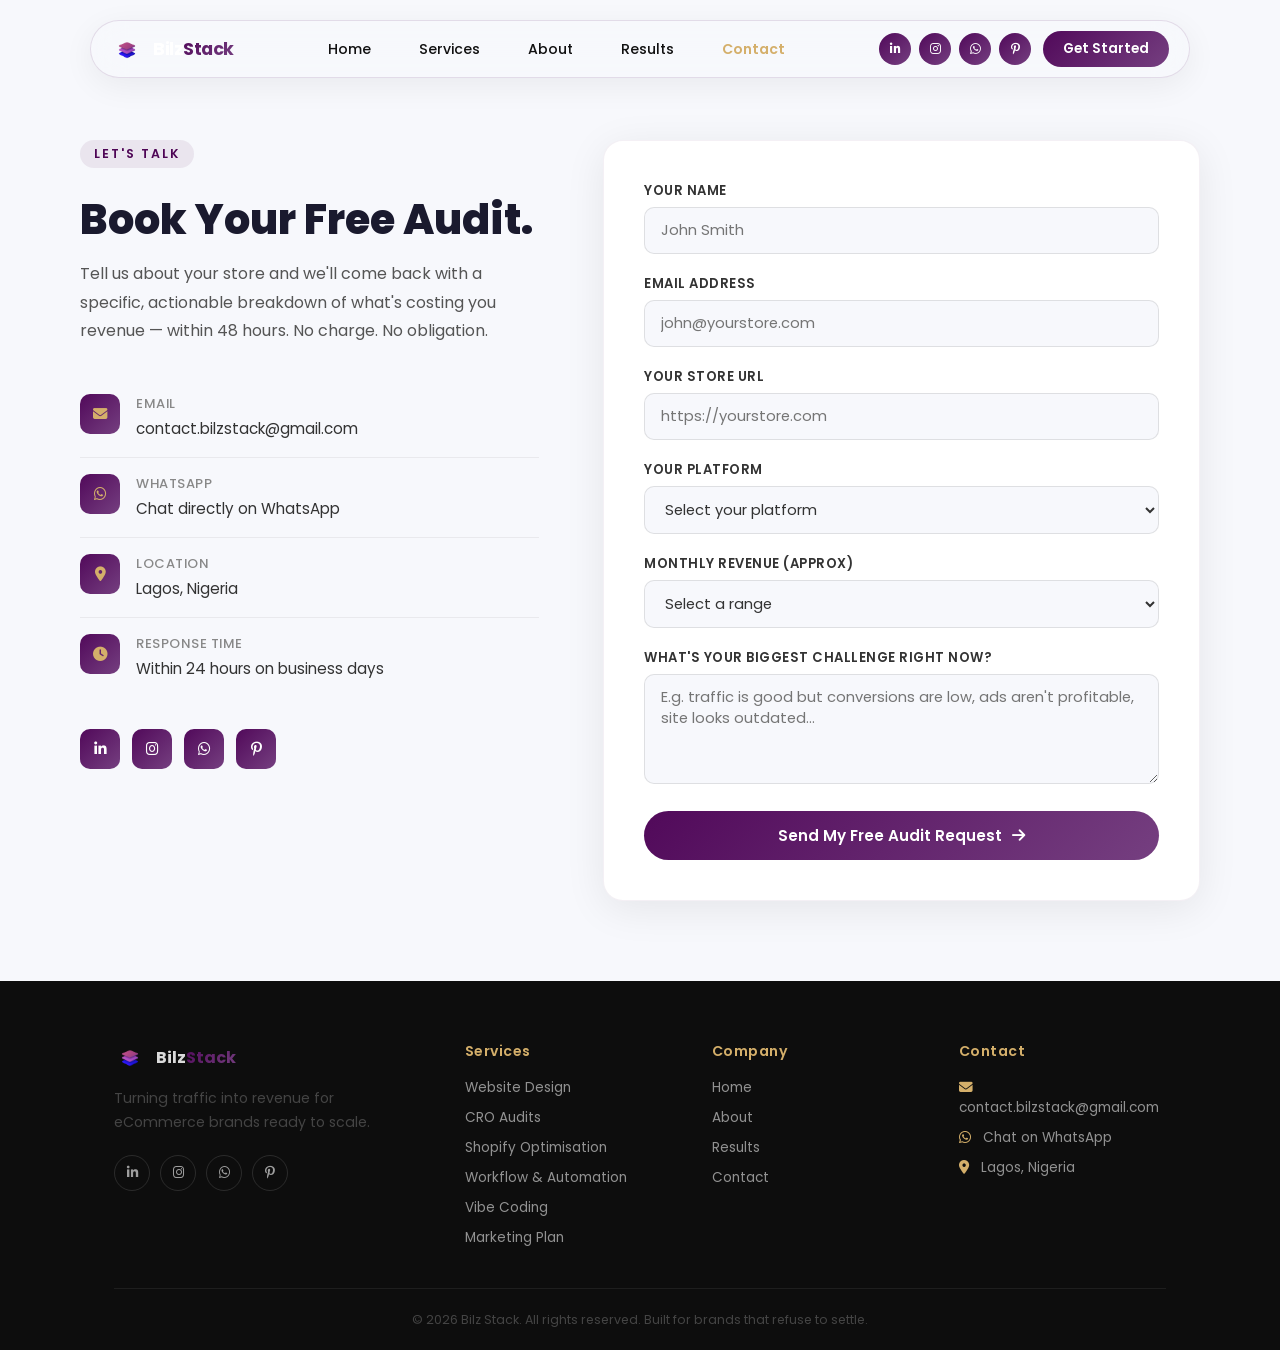
<file: contact.html>
<!DOCTYPE html>
<html lang="en">
<head>
  <meta charset="UTF-8">
  <meta name="viewport" content="width=device-width, initial-scale=1.0">
  <meta name="description" content="Contact Bilz Stack — book a free CRO audit and start turning your traffic into revenue.">
  <title>Contact | Bilz Stack</title>
  <link rel="icon" type="image/png" href="assets/logo.png">
  <link rel="shortcut icon" type="image/png" href="assets/logo.png">
  <link href="https://fonts.googleapis.com/css2?family=Poppins:wght@300;400;500;600;700;800&display=swap" rel="stylesheet">
  <link rel="stylesheet" href="https://cdnjs.cloudflare.com/ajax/libs/font-awesome/6.5.0/css/all.min.css">
  <link rel="stylesheet" href="therealbilz.css">
</head>
<body>
  <header class="nav-wrapper">
    <nav id="mainNav">
      <div class="nav-logo">
        <img src="assets/logo.png" alt="Bilz Stack" class="logo">
        <span class="nav-brand">Bilz<span>Stack</span></span>
      </div>
      <div class="nav-links">
        <a href="index.html">Home</a>
        <a href="services.html">Services</a>
        <a href="about.html">About</a>
        <a href="results.html">Results</a>
        <a href="contact.html" class="nav-active">Contact</a>
      </div>
      <div class="nav-right">
        <div class="nav-socials">
          <a href="https://www.linkedin.com/in/okende-bilal-8105b73aa/" target="_blank"><i class="fab fa-linkedin-in"></i></a>
          <a href="https://www.instagram.com/bilz_stack/" target="_blank"><i class="fab fa-instagram"></i></a>
          <a href="https://wa.me/2347040472936" target="_blank"><i class="fab fa-whatsapp"></i></a>
          <a href="https://pin.it/4dkj9r1wr" target="_blank"><i class="fab fa-pinterest-p"></i></a>
        </div>
        <a href="contact.html" class="nav-cta">Get Started</a>
        <button class="hamburger" id="hamburger" aria-label="Menu"><span></span><span></span><span></span></button>
      </div>
    </nav>
  </header>
  <div class="mobile-menu" id="mobileMenu">
    <div class="mobile-menu-inner">
      <div class="mobile-menu-links">
        <a href="index.html" class="mobile-link">Home</a>
        <a href="services.html" class="mobile-link">Services</a>
        <a href="about.html" class="mobile-link">About</a>
        <a href="results.html" class="mobile-link">Results</a>
        <a href="contact.html" class="mobile-link">Contact</a>
      </div>
      <div class="mobile-menu-socials">
        <a href="https://www.linkedin.com/in/okende-bilal-8105b73aa/" target="_blank"><i class="fab fa-linkedin-in"></i></a>
        <a href="https://www.instagram.com/bilz_stack/" target="_blank"><i class="fab fa-instagram"></i></a>
        <a href="https://wa.me/2347040472936" target="_blank"><i class="fab fa-whatsapp"></i></a>
        <a href="https://pin.it/4dkj9r1wr" target="_blank"><i class="fab fa-pinterest-p"></i></a>
      </div>
      <a href="contact.html" class="btn mobile-cta mobile-link">Book a Free Audit</a>
      <p class="mobile-menu-tag">✦ Turning Traffic Into Revenue</p>
    </div>
  </div>
  <div class="menu-overlay" id="menuOverlay"></div>

  <section class="contact-page-section">
    <div class="section-inner">
      <div class="contact-page-grid">
        <div class="contact-page-left reveal">
          <div class="section-label">Let's Talk</div>
          <h1>Book Your Free Audit.</h1>
          <p>Tell us about your store and we'll come back with a specific, actionable breakdown of what's costing you revenue — within 48 hours. No charge. No obligation.</p>

          <div class="contact-info-list">
            <div class="contact-info-item">
              <div class="contact-info-icon"><i class="fas fa-envelope"></i></div>
              <div>
                <strong>Email</strong>
                <span>contact.bilzstack@gmail.com</span>
              </div>
            </div>
            <div class="contact-info-item">
              <div class="contact-info-icon"><i class="fab fa-whatsapp"></i></div>
              <div>
                <strong>WhatsApp</strong>
                <a href="https://wa.me/2347040472936" target="_blank">Chat directly on WhatsApp</a>
              </div>
            </div>
            <div class="contact-info-item">
              <div class="contact-info-icon"><i class="fas fa-map-marker-alt"></i></div>
              <div>
                <strong>Location</strong>
                <span>Lagos, Nigeria</span>
              </div>
            </div>
            <div class="contact-info-item">
              <div class="contact-info-icon"><i class="fas fa-clock"></i></div>
              <div>
                <strong>Response Time</strong>
                <span>Within 24 hours on business days</span>
              </div>
            </div>
          </div>

          <div class="contact-page-socials">
            <a href="https://www.linkedin.com/in/okende-bilal-8105b73aa/" target="_blank"><i class="fab fa-linkedin-in"></i></a>
            <a href="https://www.instagram.com/bilz_stack/" target="_blank"><i class="fab fa-instagram"></i></a>
            <a href="https://wa.me/2347040472936" target="_blank"><i class="fab fa-whatsapp"></i></a>
            <a href="https://pin.it/4dkj9r1wr" target="_blank"><i class="fab fa-pinterest-p"></i></a>
          </div>
        </div>

        <div class="contact-page-right reveal">
          <div class="contact-form-card">
            <form name="contact" method="POST" data-netlify="true" action="thank-you.html">
              <input type="hidden" name="form-name" value="contact">
              <div class="form-group">
                <label for="name">Your Name</label>
                <input type="text" id="name" name="name" placeholder="John Smith" required>
              </div>
              <div class="form-group">
                <label for="email">Email Address</label>
                <input type="email" id="email" name="email" placeholder="john@yourstore.com" required>
              </div>
              <div class="form-group">
                <label for="store">Your Store URL</label>
                <input type="url" id="store" name="store" placeholder="https://yourstore.com">
              </div>
              <div class="form-group">
                <label for="platform">Your Platform</label>
                <select id="platform" name="platform">
                  <option value="">Select your platform</option>
                  <option>Shopify</option>
                  <option>WooCommerce</option>
                  <option>Wix</option>
                  <option>Other</option>
                </select>
              </div>
              <div class="form-group">
                <label for="monthly">Monthly Revenue (approx)</label>
                <select id="monthly" name="monthly">
                  <option value="">Select a range</option>
                  <option>Under £1k</option>
                  <option>£1k – £5k</option>
                  <option>£5k – £15k</option>
                  <option>£15k – £50k</option>
                  <option>£50k+</option>
                </select>
              </div>
              <div class="form-group">
                <label for="message">What's your biggest challenge right now?</label>
                <textarea id="message" name="message" rows="4" placeholder="E.g. traffic is good but conversions are low, ads aren't profitable, site looks outdated..."></textarea>
              </div>
              <button type="submit" class="btn btn-full">Send My Free Audit Request <i class="fas fa-arrow-right"></i></button>
            </form>
          </div>
        </div>
      </div>
    </div>
  </section>

  <footer>
    <div class="footer-inner">
      <div class="footer-top">
        <div class="footer-col brand-col">
          <div class="footer-logo">
            <img src="assets/logo.png" alt="Bilz Stack" class="logo">
            <span class="footer-brand-name">Bilz<span>Stack</span></span>
          </div>
          <p>Turning traffic into revenue for eCommerce brands ready to scale.</p>
          <div class="footer-socials">
            <a href="https://www.linkedin.com/in/okende-bilal-8105b73aa/" target="_blank"><i class="fab fa-linkedin-in"></i></a>
            <a href="https://www.instagram.com/bilz_stack/" target="_blank"><i class="fab fa-instagram"></i></a>
            <a href="https://wa.me/2347040472936" target="_blank"><i class="fab fa-whatsapp"></i></a>
            <a href="https://pin.it/4dkj9r1wr" target="_blank"><i class="fab fa-pinterest-p"></i></a>
          </div>
        </div>
        <div class="footer-col">
          <h4>Services</h4>
          <ul>
            <li><a href="services.html">Website Design</a></li>
            <li><a href="services.html">CRO Audits</a></li>
            <li><a href="services.html">Shopify Optimisation</a></li>
            <li><a href="services.html">Workflow & Automation</a></li>
            <li><a href="services.html">Vibe Coding</a></li>
            <li><a href="services.html">Marketing Plan</a></li>
          </ul>
        </div>
        <div class="footer-col">
          <h4>Company</h4>
          <ul>
            <li><a href="index.html">Home</a></li>
            <li><a href="about.html">About</a></li>
            <li><a href="results.html">Results</a></li>
            <li><a href="contact.html">Contact</a></li>
          </ul>
        </div>
        <div class="footer-col">
          <h4>Contact</h4>
          <ul>
            <li><i class="fas fa-envelope"></i> contact.bilzstack@gmail.com</li>
            <li><i class="fab fa-whatsapp"></i> Chat on WhatsApp</li>
            <li><i class="fas fa-map-marker-alt"></i> Lagos, Nigeria</li>
          </ul>
        </div>
      </div>
      <div class="footer-bottom">
        <p>© 2026 Bilz Stack. All rights reserved. Built for brands that refuse to settle.</p>
      </div>
    </div>
  </footer>

  <script>
    const nav = document.getElementById('mainNav');
    const hamburger = document.getElementById('hamburger');
    const mobileMenu = document.getElementById('mobileMenu');
    const menuOverlay = document.getElementById('menuOverlay');
    const mobileLinks = document.querySelectorAll('.mobile-link');
    function openMenu() { hamburger.classList.add('active'); mobileMenu.classList.add('open'); menuOverlay.classList.add('active'); document.body.style.overflow = 'hidden'; }
    function closeMenu() { hamburger.classList.remove('active'); mobileMenu.classList.remove('open'); menuOverlay.classList.remove('active'); document.body.style.overflow = ''; }
    hamburger.addEventListener('click', () => mobileMenu.classList.contains('open') ? closeMenu() : openMenu());
    menuOverlay.addEventListener('click', closeMenu);
    mobileLinks.forEach(l => l.addEventListener('click', closeMenu));
    function revealElements() { document.querySelectorAll('.reveal').forEach(el => { if (el.getBoundingClientRect().top < window.innerHeight * 0.98) el.classList.add('visible'); }); }
    revealElements();
    window.addEventListener('scroll', () => { window.scrollY > 80 ? nav.classList.add('scrolled') : nav.classList.remove('scrolled'); revealElements(); });
  </script>
</body>
</html>
</file>
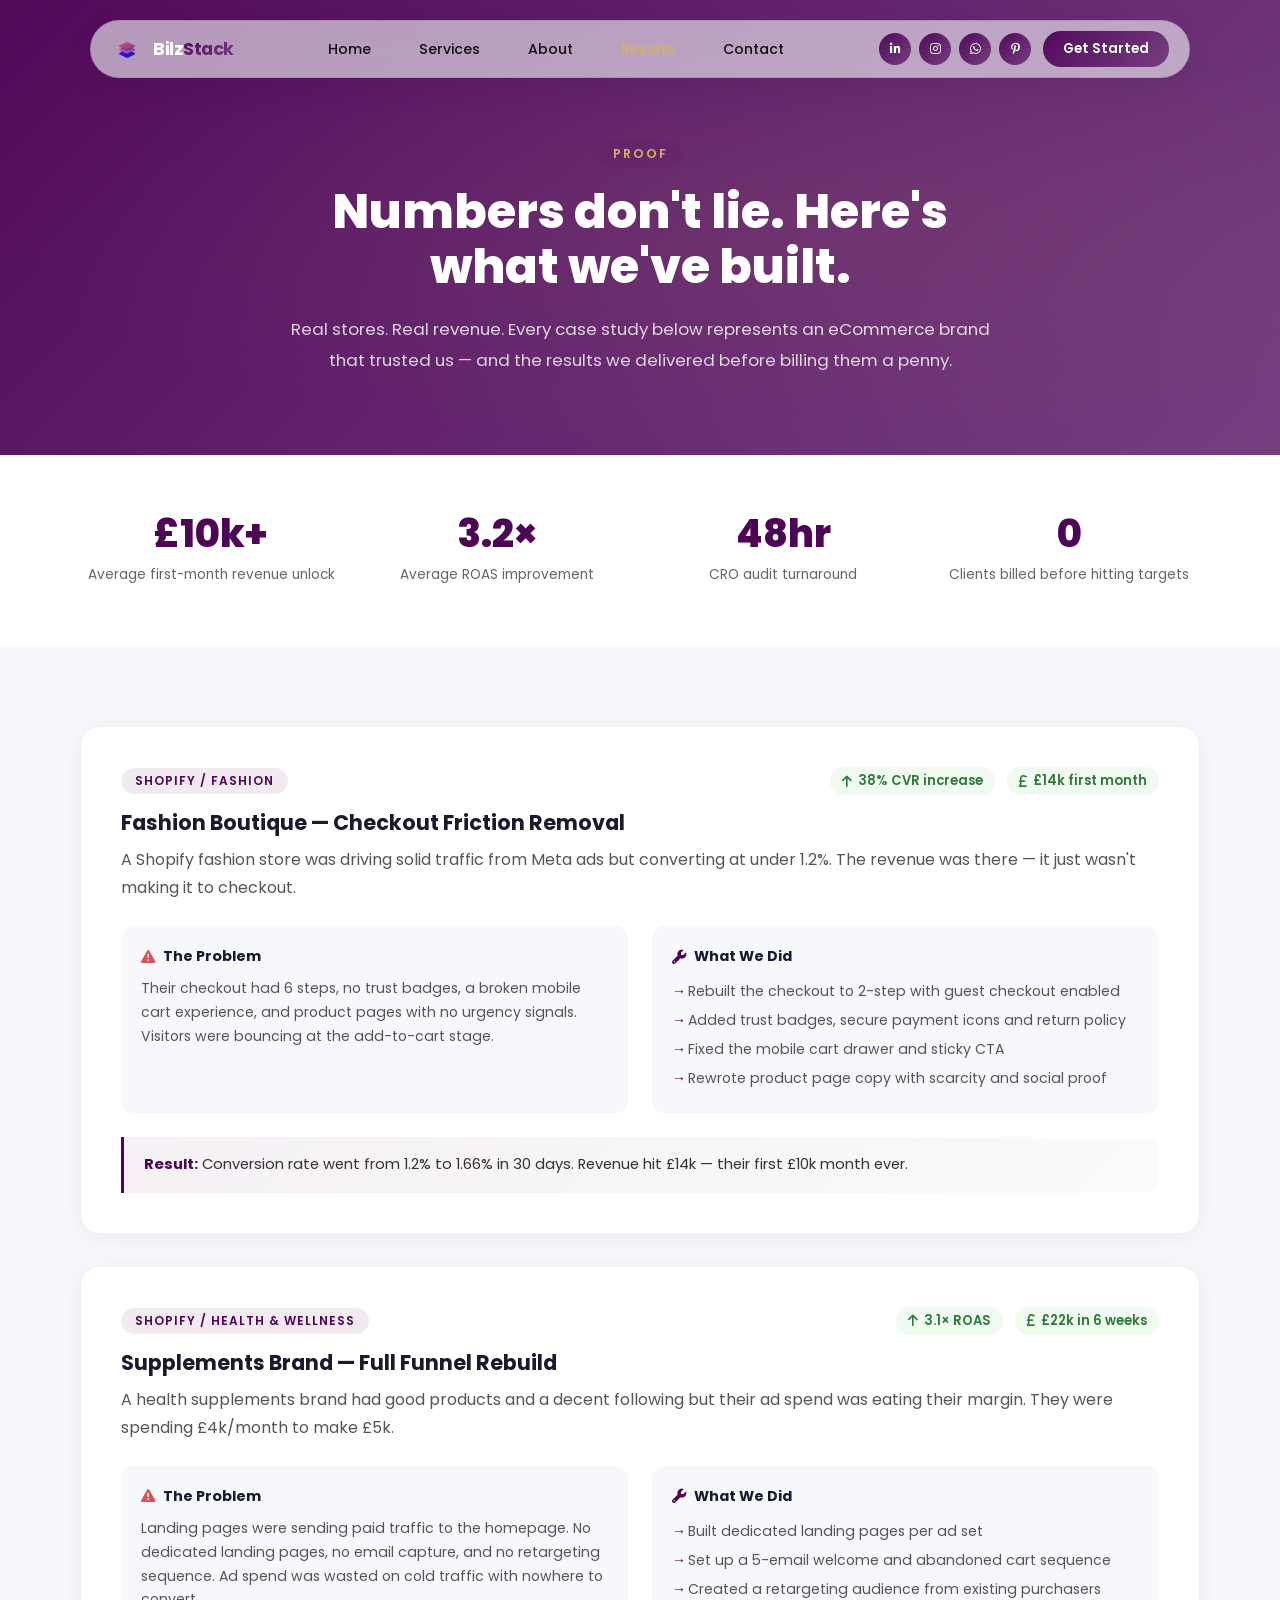
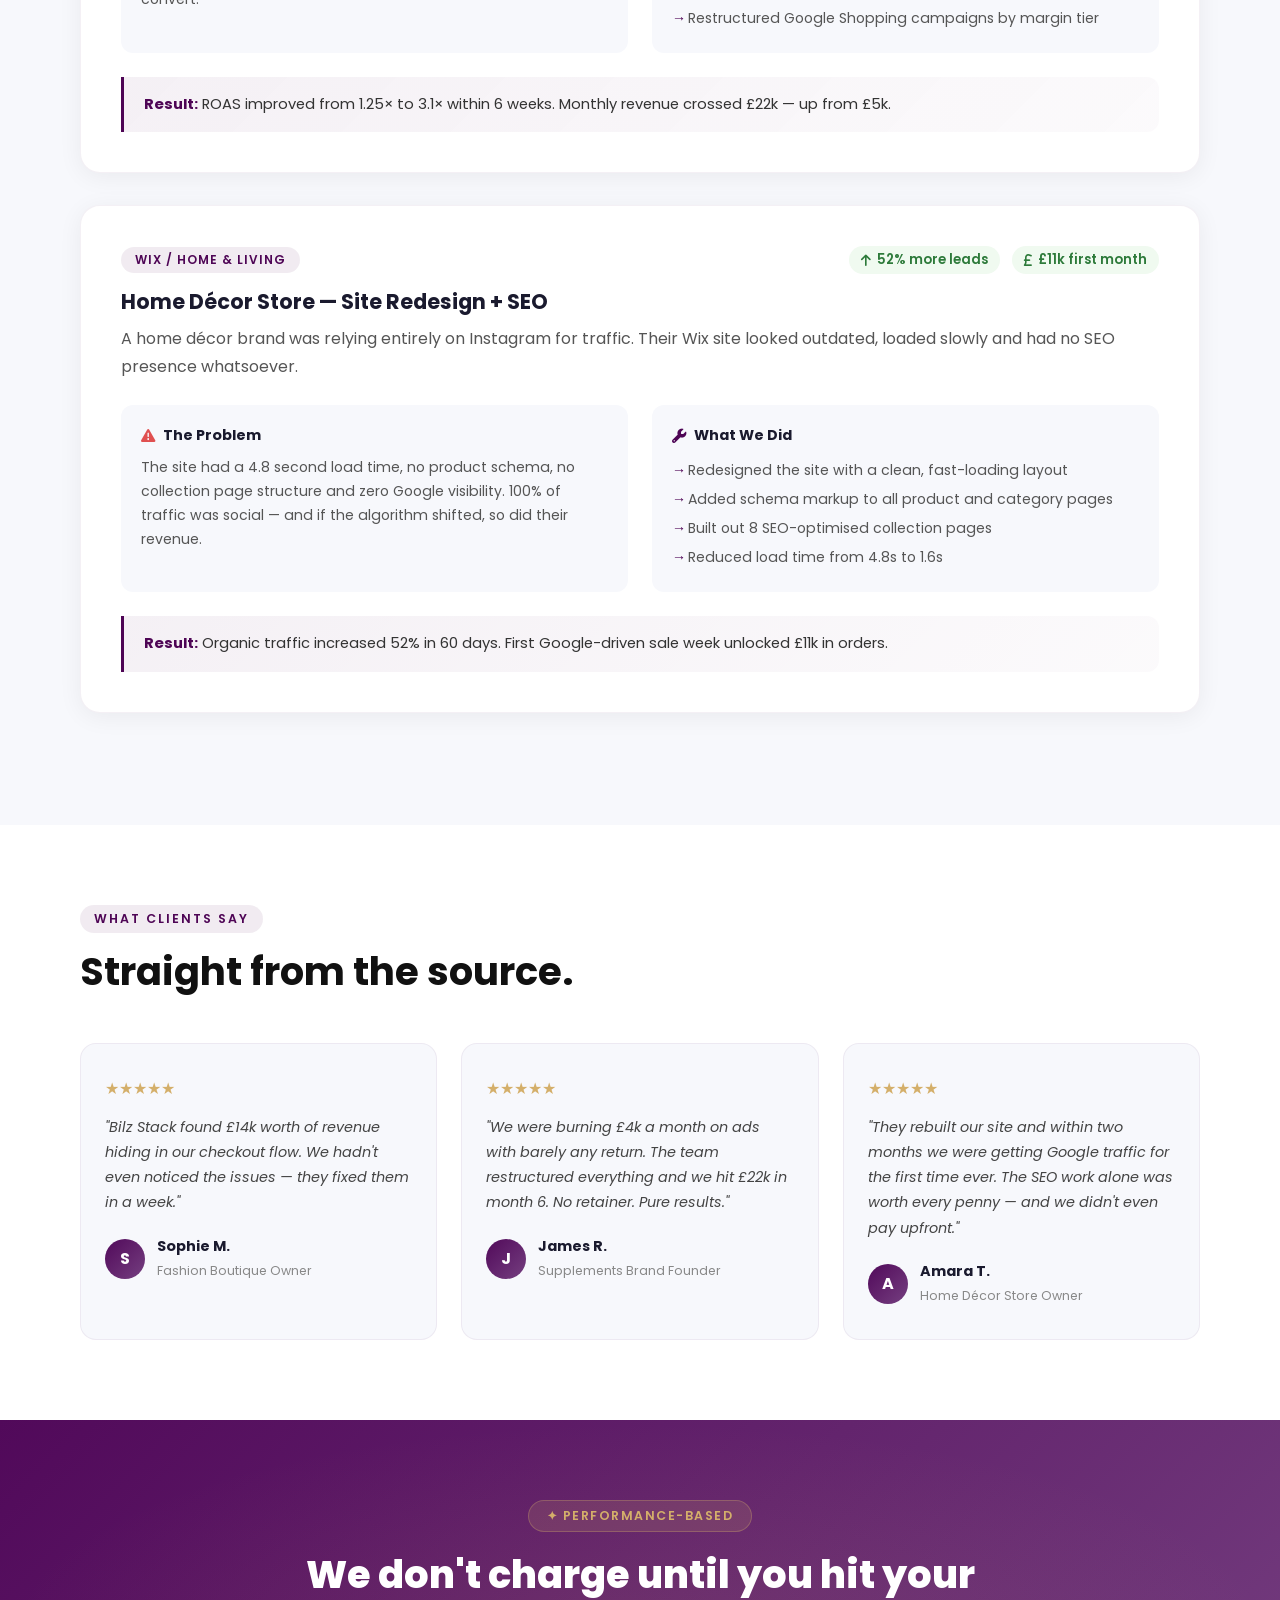
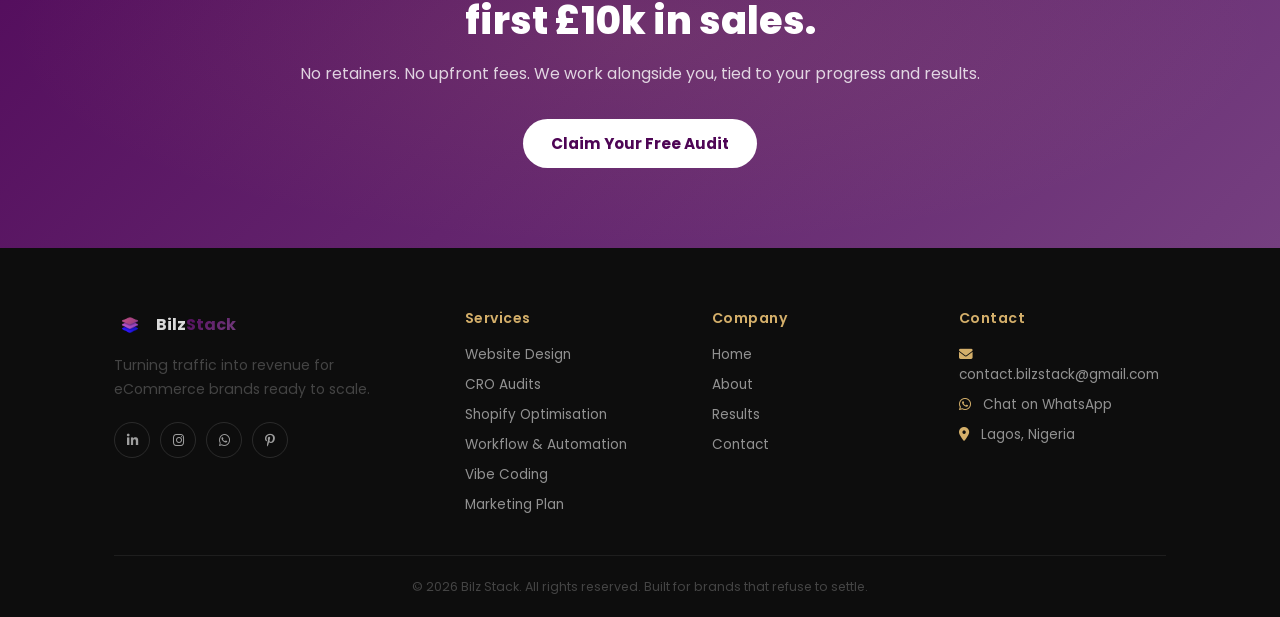
<file: results.html>
<!DOCTYPE html>
<html lang="en">
<head>
  <meta charset="UTF-8">
  <meta name="viewport" content="width=device-width, initial-scale=1.0">
  <meta name="description" content="Bilz Stack Results — real case studies and revenue wins from eCommerce brands we've worked with.">
  <title>Results | Bilz Stack</title>
  <link rel="icon" type="image/png" href="assets/logo.png">
  <link rel="shortcut icon" type="image/png" href="assets/logo.png">
  <link href="https://fonts.googleapis.com/css2?family=Poppins:wght@300;400;500;600;700;800&display=swap" rel="stylesheet">
  <link rel="stylesheet" href="https://cdnjs.cloudflare.com/ajax/libs/font-awesome/6.5.0/css/all.min.css">
  <link rel="stylesheet" href="therealbilz.css">
</head>
<body>
  <header class="nav-wrapper">
    <nav id="mainNav">
      <div class="nav-logo">
        <img src="assets/logo.png" alt="Bilz Stack" class="logo">
        <span class="nav-brand">Bilz<span>Stack</span></span>
      </div>
      <div class="nav-links">
        <a href="index.html">Home</a>
        <a href="services.html">Services</a>
        <a href="about.html">About</a>
        <a href="results.html" class="nav-active">Results</a>
        <a href="contact.html">Contact</a>
      </div>
      <div class="nav-right">
        <div class="nav-socials">
          <a href="https://www.linkedin.com/in/okende-bilal-8105b73aa/" target="_blank"><i class="fab fa-linkedin-in"></i></a>
          <a href="https://www.instagram.com/bilz_stack/" target="_blank"><i class="fab fa-instagram"></i></a>
          <a href="https://wa.me/2347040472936" target="_blank"><i class="fab fa-whatsapp"></i></a>
          <a href="https://pin.it/4dkj9r1wr" target="_blank"><i class="fab fa-pinterest-p"></i></a>
        </div>
        <a href="contact.html" class="nav-cta">Get Started</a>
        <button class="hamburger" id="hamburger" aria-label="Menu"><span></span><span></span><span></span></button>
      </div>
    </nav>
  </header>
  <div class="mobile-menu" id="mobileMenu">
    <div class="mobile-menu-inner">
      <div class="mobile-menu-links">
        <a href="index.html" class="mobile-link">Home</a>
        <a href="services.html" class="mobile-link">Services</a>
        <a href="about.html" class="mobile-link">About</a>
        <a href="results.html" class="mobile-link">Results</a>
        <a href="contact.html" class="mobile-link">Contact</a>
      </div>
      <div class="mobile-menu-socials">
        <a href="https://www.linkedin.com/in/okende-bilal-8105b73aa/" target="_blank"><i class="fab fa-linkedin-in"></i></a>
        <a href="https://www.instagram.com/bilz_stack/" target="_blank"><i class="fab fa-instagram"></i></a>
        <a href="https://wa.me/2347040472936" target="_blank"><i class="fab fa-whatsapp"></i></a>
        <a href="https://pin.it/4dkj9r1wr" target="_blank"><i class="fab fa-pinterest-p"></i></a>
      </div>
      <a href="contact.html" class="btn mobile-cta mobile-link">Book a Free Audit</a>
      <p class="mobile-menu-tag">✦ Turning Traffic Into Revenue</p>
    </div>
  </div>
  <div class="menu-overlay" id="menuOverlay"></div>

  <section class="page-hero">
    <div class="section-inner">
      <div class="page-hero-content reveal">
        <div class="section-label">Proof</div>
        <h1>Numbers don't lie. Here's what we've built.</h1>
        <p>Real stores. Real revenue. Every case study below represents an eCommerce brand that trusted us — and the results we delivered before billing them a penny.</p>
      </div>
    </div>
  </section>

  <section class="results-stats-bar">
    <div class="section-inner">
      <div class="results-stats-grid reveal">
        <div class="results-stat">
          <strong>£10k+</strong>
          <span>Average first-month revenue unlock</span>
        </div>
        <div class="results-stat">
          <strong>3.2×</strong>
          <span>Average ROAS improvement</span>
        </div>
        <div class="results-stat">
          <strong>48hr</strong>
          <span>CRO audit turnaround</span>
        </div>
        <div class="results-stat">
          <strong>0</strong>
          <span>Clients billed before hitting targets</span>
        </div>
      </div>
    </div>
  </section>

  <section class="case-studies-page">
    <div class="section-inner">

      <div class="case-card-full reveal">
        <div class="case-card-header">
          <span class="case-tag">Shopify / Fashion</span>
          <div class="case-card-results">
            <span><i class="fas fa-arrow-up"></i> 38% CVR increase</span>
            <span><i class="fas fa-pound-sign"></i> £14k first month</span>
          </div>
        </div>
        <h3>Fashion Boutique — Checkout Friction Removal</h3>
        <p class="case-intro">A Shopify fashion store was driving solid traffic from Meta ads but converting at under 1.2%. The revenue was there — it just wasn't making it to checkout.</p>
        <div class="case-body">
          <div class="case-problem">
            <h4><i class="fas fa-exclamation-triangle"></i> The Problem</h4>
            <p>Their checkout had 6 steps, no trust badges, a broken mobile cart experience, and product pages with no urgency signals. Visitors were bouncing at the add-to-cart stage.</p>
          </div>
          <div class="case-solution">
            <h4><i class="fas fa-wrench"></i> What We Did</h4>
            <ul>
              <li>Rebuilt the checkout to 2-step with guest checkout enabled</li>
              <li>Added trust badges, secure payment icons and return policy</li>
              <li>Fixed the mobile cart drawer and sticky CTA</li>
              <li>Rewrote product page copy with scarcity and social proof</li>
            </ul>
          </div>
        </div>
        <div class="case-outcome">
          <strong>Result:</strong> Conversion rate went from 1.2% to 1.66% in 30 days. Revenue hit £14k — their first £10k month ever.
        </div>
      </div>

      <div class="case-card-full reveal">
        <div class="case-card-header">
          <span class="case-tag">Shopify / Health & Wellness</span>
          <div class="case-card-results">
            <span><i class="fas fa-arrow-up"></i> 3.1× ROAS</span>
            <span><i class="fas fa-pound-sign"></i> £22k in 6 weeks</span>
          </div>
        </div>
        <h3>Supplements Brand — Full Funnel Rebuild</h3>
        <p class="case-intro">A health supplements brand had good products and a decent following but their ad spend was eating their margin. They were spending £4k/month to make £5k.</p>
        <div class="case-body">
          <div class="case-problem">
            <h4><i class="fas fa-exclamation-triangle"></i> The Problem</h4>
            <p>Landing pages were sending paid traffic to the homepage. No dedicated landing pages, no email capture, and no retargeting sequence. Ad spend was wasted on cold traffic with nowhere to convert.</p>
          </div>
          <div class="case-solution">
            <h4><i class="fas fa-wrench"></i> What We Did</h4>
            <ul>
              <li>Built dedicated landing pages per ad set</li>
              <li>Set up a 5-email welcome and abandoned cart sequence</li>
              <li>Created a retargeting audience from existing purchasers</li>
              <li>Restructured Google Shopping campaigns by margin tier</li>
            </ul>
          </div>
        </div>
        <div class="case-outcome">
          <strong>Result:</strong> ROAS improved from 1.25× to 3.1× within 6 weeks. Monthly revenue crossed £22k — up from £5k.
        </div>
      </div>

      <div class="case-card-full reveal">
        <div class="case-card-header">
          <span class="case-tag">Wix / Home & Living</span>
          <div class="case-card-results">
            <span><i class="fas fa-arrow-up"></i> 52% more leads</span>
            <span><i class="fas fa-pound-sign"></i> £11k first month</span>
          </div>
        </div>
        <h3>Home Décor Store — Site Redesign + SEO</h3>
        <p class="case-intro">A home décor brand was relying entirely on Instagram for traffic. Their Wix site looked outdated, loaded slowly and had no SEO presence whatsoever.</p>
        <div class="case-body">
          <div class="case-problem">
            <h4><i class="fas fa-exclamation-triangle"></i> The Problem</h4>
            <p>The site had a 4.8 second load time, no product schema, no collection page structure and zero Google visibility. 100% of traffic was social — and if the algorithm shifted, so did their revenue.</p>
          </div>
          <div class="case-solution">
            <h4><i class="fas fa-wrench"></i> What We Did</h4>
            <ul>
              <li>Redesigned the site with a clean, fast-loading layout</li>
              <li>Added schema markup to all product and category pages</li>
              <li>Built out 8 SEO-optimised collection pages</li>
              <li>Reduced load time from 4.8s to 1.6s</li>
            </ul>
          </div>
        </div>
        <div class="case-outcome">
          <strong>Result:</strong> Organic traffic increased 52% in 60 days. First Google-driven sale week unlocked £11k in orders.
        </div>
      </div>

    </div>
  </section>

  <section class="testimonials-page">
    <div class="section-inner">
      <div class="section-header reveal">
        <div class="section-label">What Clients Say</div>
        <h2>Straight from the source.</h2>
      </div>
      <div class="testimonials-grid">
        <div class="testimonial-card reveal">
          <div class="testimonial-stars">★★★★★</div>
          <p>"Bilz Stack found £14k worth of revenue hiding in our checkout flow. We hadn't even noticed the issues — they fixed them in a week."</p>
          <div class="testimonial-author">
            <div class="author-avatar">S</div>
            <div>
              <strong>Sophie M.</strong>
              <span>Fashion Boutique Owner</span>
            </div>
          </div>
        </div>
        <div class="testimonial-card reveal">
          <div class="testimonial-stars">★★★★★</div>
          <p>"We were burning £4k a month on ads with barely any return. The team restructured everything and we hit £22k in month 6. No retainer. Pure results."</p>
          <div class="testimonial-author">
            <div class="author-avatar">J</div>
            <div>
              <strong>James R.</strong>
              <span>Supplements Brand Founder</span>
            </div>
          </div>
        </div>
        <div class="testimonial-card reveal">
          <div class="testimonial-stars">★★★★★</div>
          <p>"They rebuilt our site and within two months we were getting Google traffic for the first time ever. The SEO work alone was worth every penny — and we didn't even pay upfront."</p>
          <div class="testimonial-author">
            <div class="author-avatar">A</div>
            <div>
              <strong>Amara T.</strong>
              <span>Home Décor Store Owner</span>
            </div>
          </div>
        </div>
      </div>
    </div>
  </section>

  <section class="no-fee-banner">
    <div class="section-inner">
      <div class="no-fee-inner reveal">
        <div class="no-fee-badge">✦ Performance-Based</div>
        <h2>We don't charge until you hit your first £10k in sales.</h2>
        <p>No retainers. No upfront fees. We work alongside you, tied to your progress and results.</p>
        <a href="contact.html" class="btn btn-white">Claim Your Free Audit</a>
      </div>
    </div>
  </section>

  <footer>
    <div class="footer-inner">
      <div class="footer-top">
        <div class="footer-col brand-col">
          <div class="footer-logo">
            <img src="assets/logo.png" alt="Bilz Stack" class="logo">
            <span class="footer-brand-name">Bilz<span>Stack</span></span>
          </div>
          <p>Turning traffic into revenue for eCommerce brands ready to scale.</p>
          <div class="footer-socials">
            <a href="https://www.linkedin.com/in/okende-bilal-8105b73aa/" target="_blank"><i class="fab fa-linkedin-in"></i></a>
            <a href="https://www.instagram.com/bilz_stack/" target="_blank"><i class="fab fa-instagram"></i></a>
            <a href="https://wa.me/2347040472936" target="_blank"><i class="fab fa-whatsapp"></i></a>
            <a href="https://pin.it/4dkj9r1wr" target="_blank"><i class="fab fa-pinterest-p"></i></a>
          </div>
        </div>
        <div class="footer-col">
          <h4>Services</h4>
          <ul>
            <li><a href="services.html">Website Design</a></li>
            <li><a href="services.html">CRO Audits</a></li>
            <li><a href="services.html">Shopify Optimisation</a></li>
            <li><a href="services.html">Workflow & Automation</a></li>
            <li><a href="services.html">Vibe Coding</a></li>
            <li><a href="services.html">Marketing Plan</a></li>
          </ul>
        </div>
        <div class="footer-col">
          <h4>Company</h4>
          <ul>
            <li><a href="index.html">Home</a></li>
            <li><a href="about.html">About</a></li>
            <li><a href="results.html">Results</a></li>
            <li><a href="contact.html">Contact</a></li>
          </ul>
        </div>
        <div class="footer-col">
          <h4>Contact</h4>
          <ul>
            <li><i class="fas fa-envelope"></i> contact.bilzstack@gmail.com</li>
            <li><i class="fab fa-whatsapp"></i> Chat on WhatsApp</li>
            <li><i class="fas fa-map-marker-alt"></i> Lagos, Nigeria</li>
          </ul>
        </div>
      </div>
      <div class="footer-bottom">
        <p>© 2026 Bilz Stack. All rights reserved. Built for brands that refuse to settle.</p>
      </div>
    </div>
  </footer>

  <script>
    const nav = document.getElementById('mainNav');
    const hamburger = document.getElementById('hamburger');
    const mobileMenu = document.getElementById('mobileMenu');
    const menuOverlay = document.getElementById('menuOverlay');
    const mobileLinks = document.querySelectorAll('.mobile-link');
    function openMenu() { hamburger.classList.add('active'); mobileMenu.classList.add('open'); menuOverlay.classList.add('active'); document.body.style.overflow = 'hidden'; }
    function closeMenu() { hamburger.classList.remove('active'); mobileMenu.classList.remove('open'); menuOverlay.classList.remove('active'); document.body.style.overflow = ''; }
    hamburger.addEventListener('click', () => mobileMenu.classList.contains('open') ? closeMenu() : openMenu());
    menuOverlay.addEventListener('click', closeMenu);
    mobileLinks.forEach(l => l.addEventListener('click', closeMenu));
    function revealElements() { document.querySelectorAll('.reveal').forEach(el => { if (el.getBoundingClientRect().top < window.innerHeight * 0.98) el.classList.add('visible'); }); }
    revealElements();
    window.addEventListener('scroll', () => { window.scrollY > 80 ? nav.classList.add('scrolled') : nav.classList.remove('scrolled'); revealElements(); });
  </script>
</body>
</html>
</file>
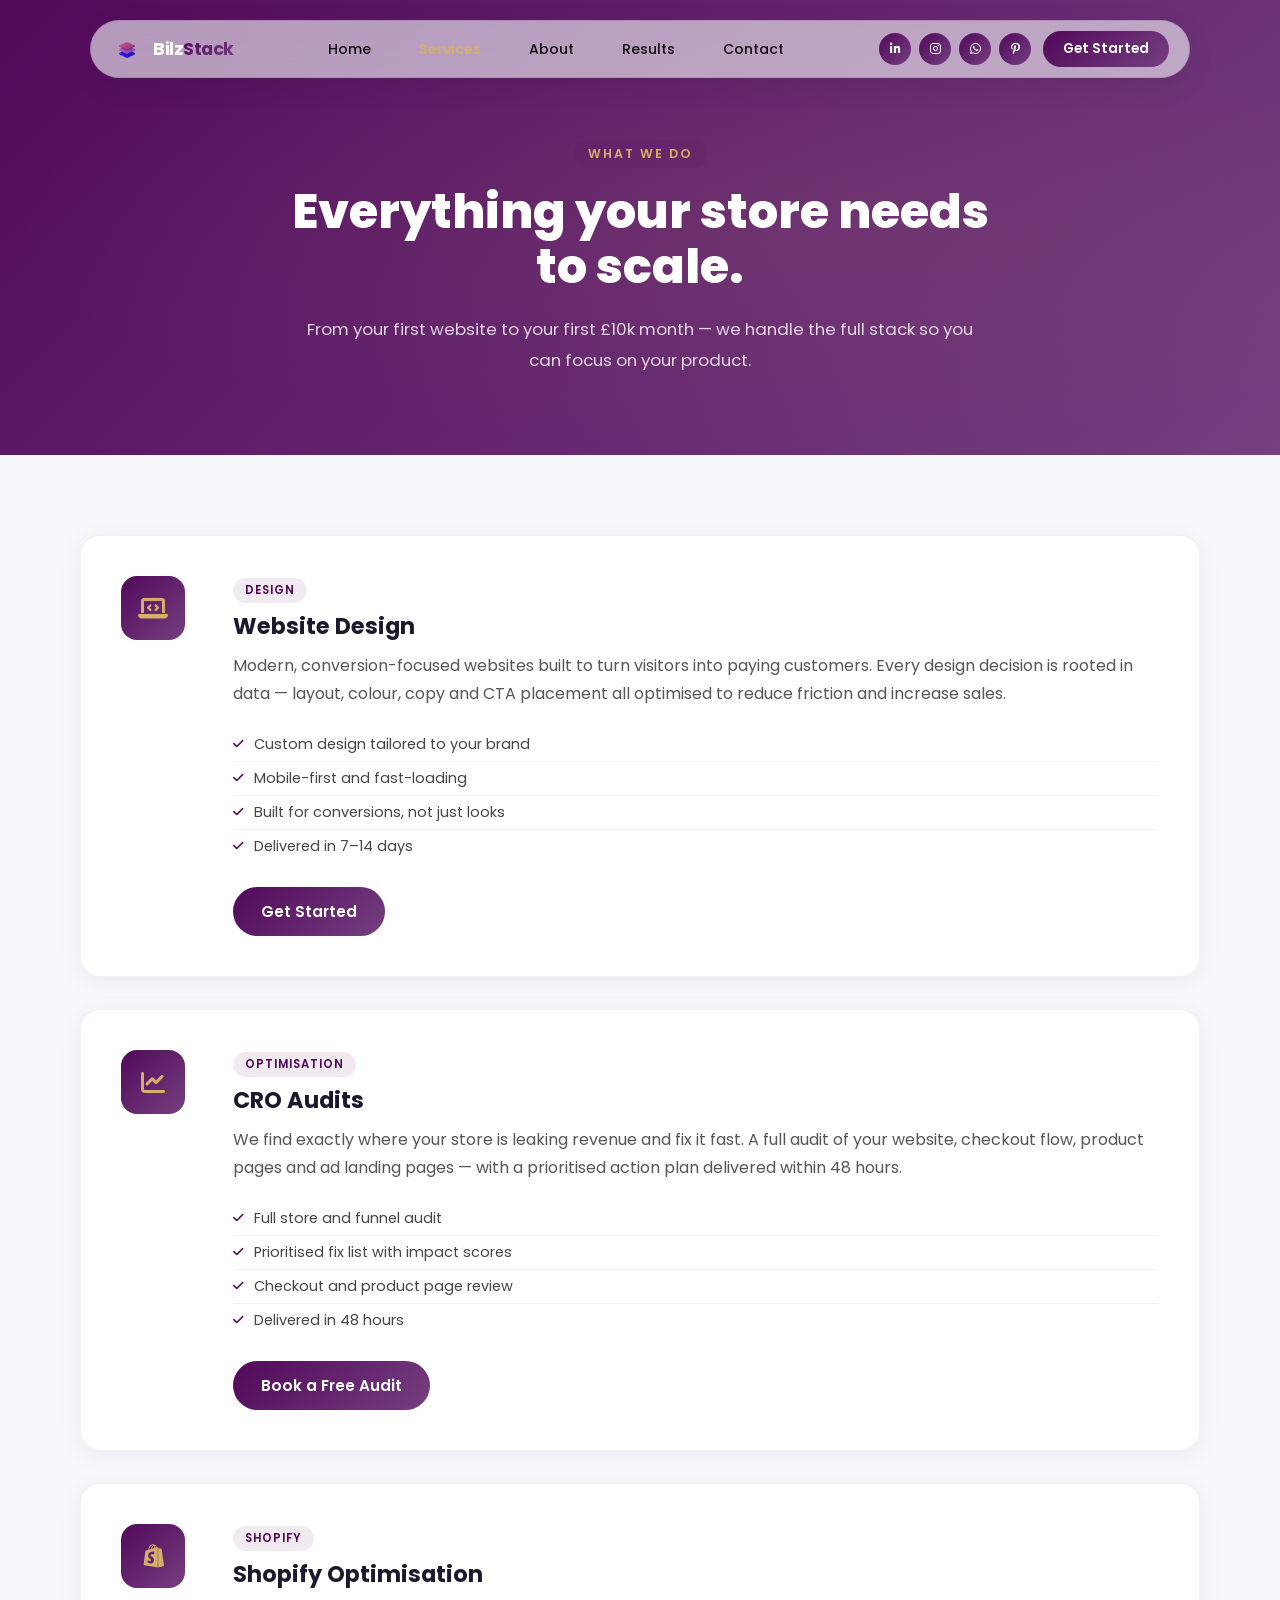
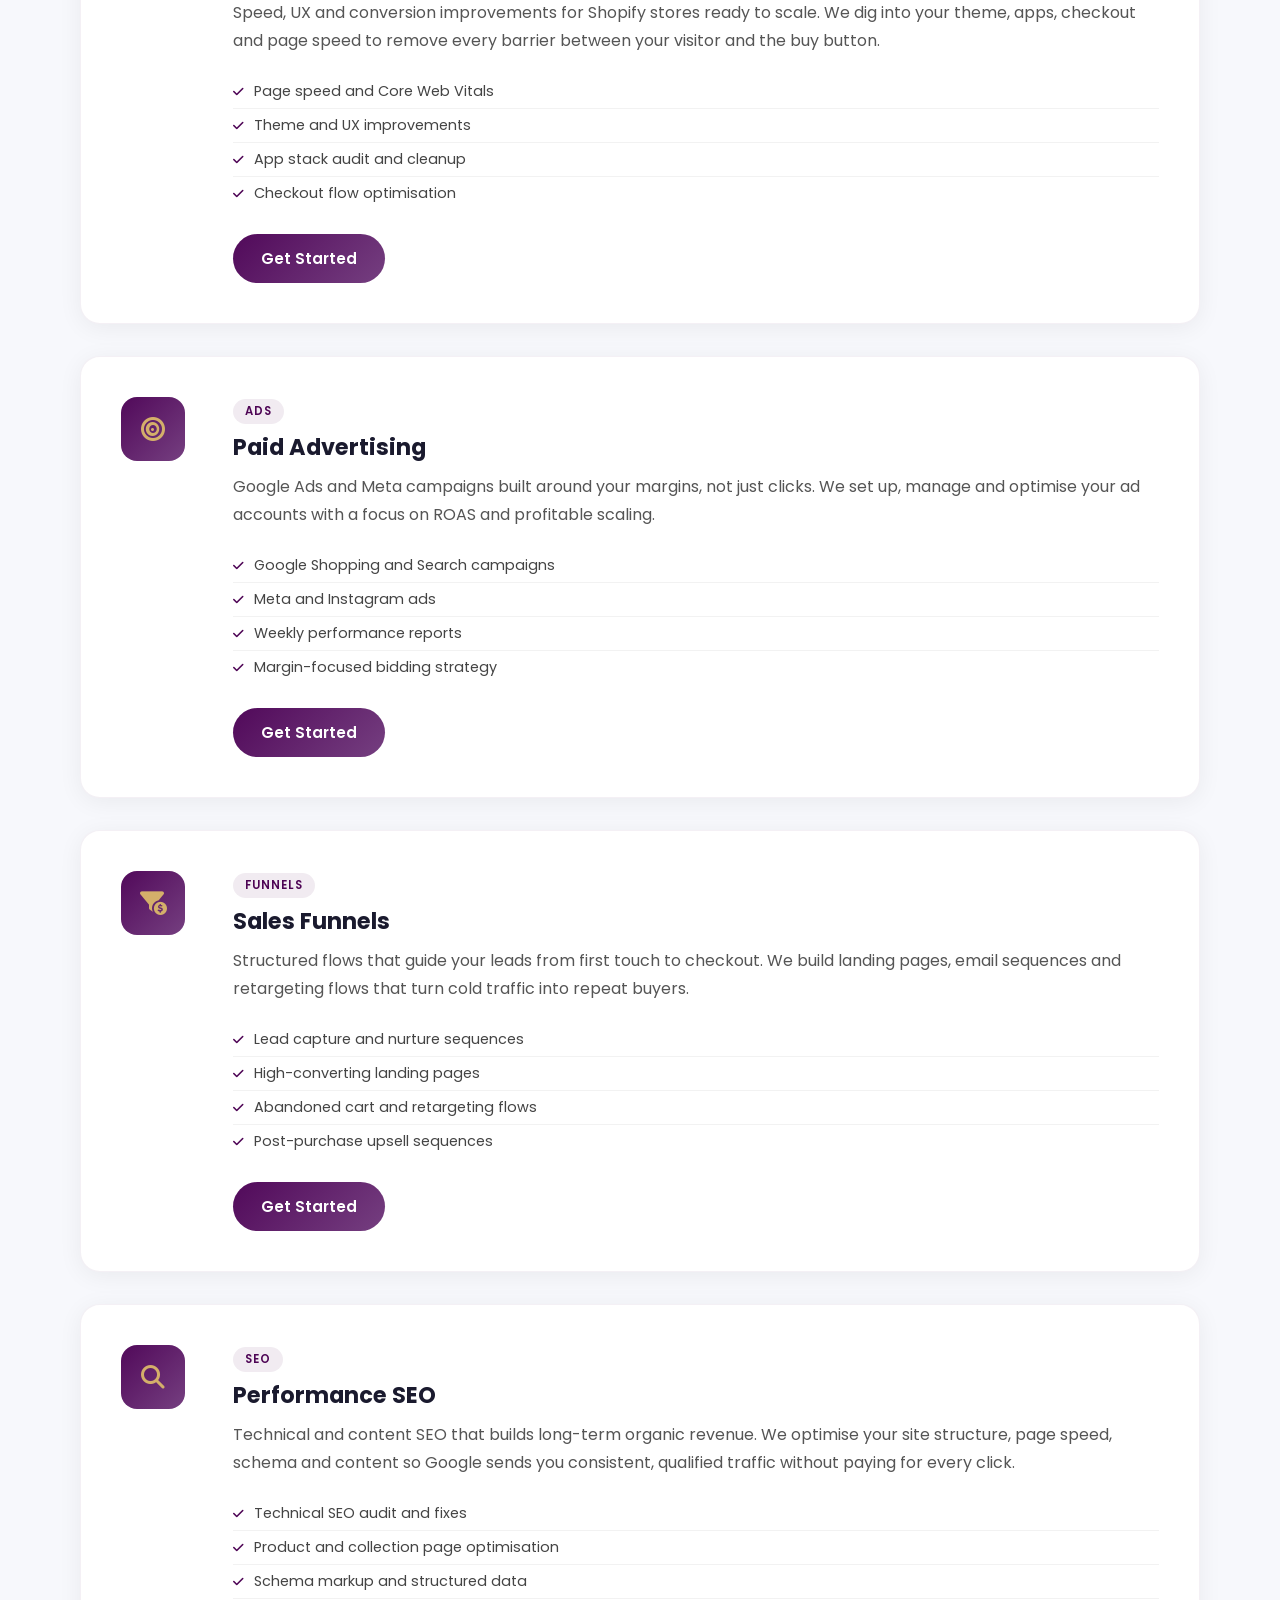
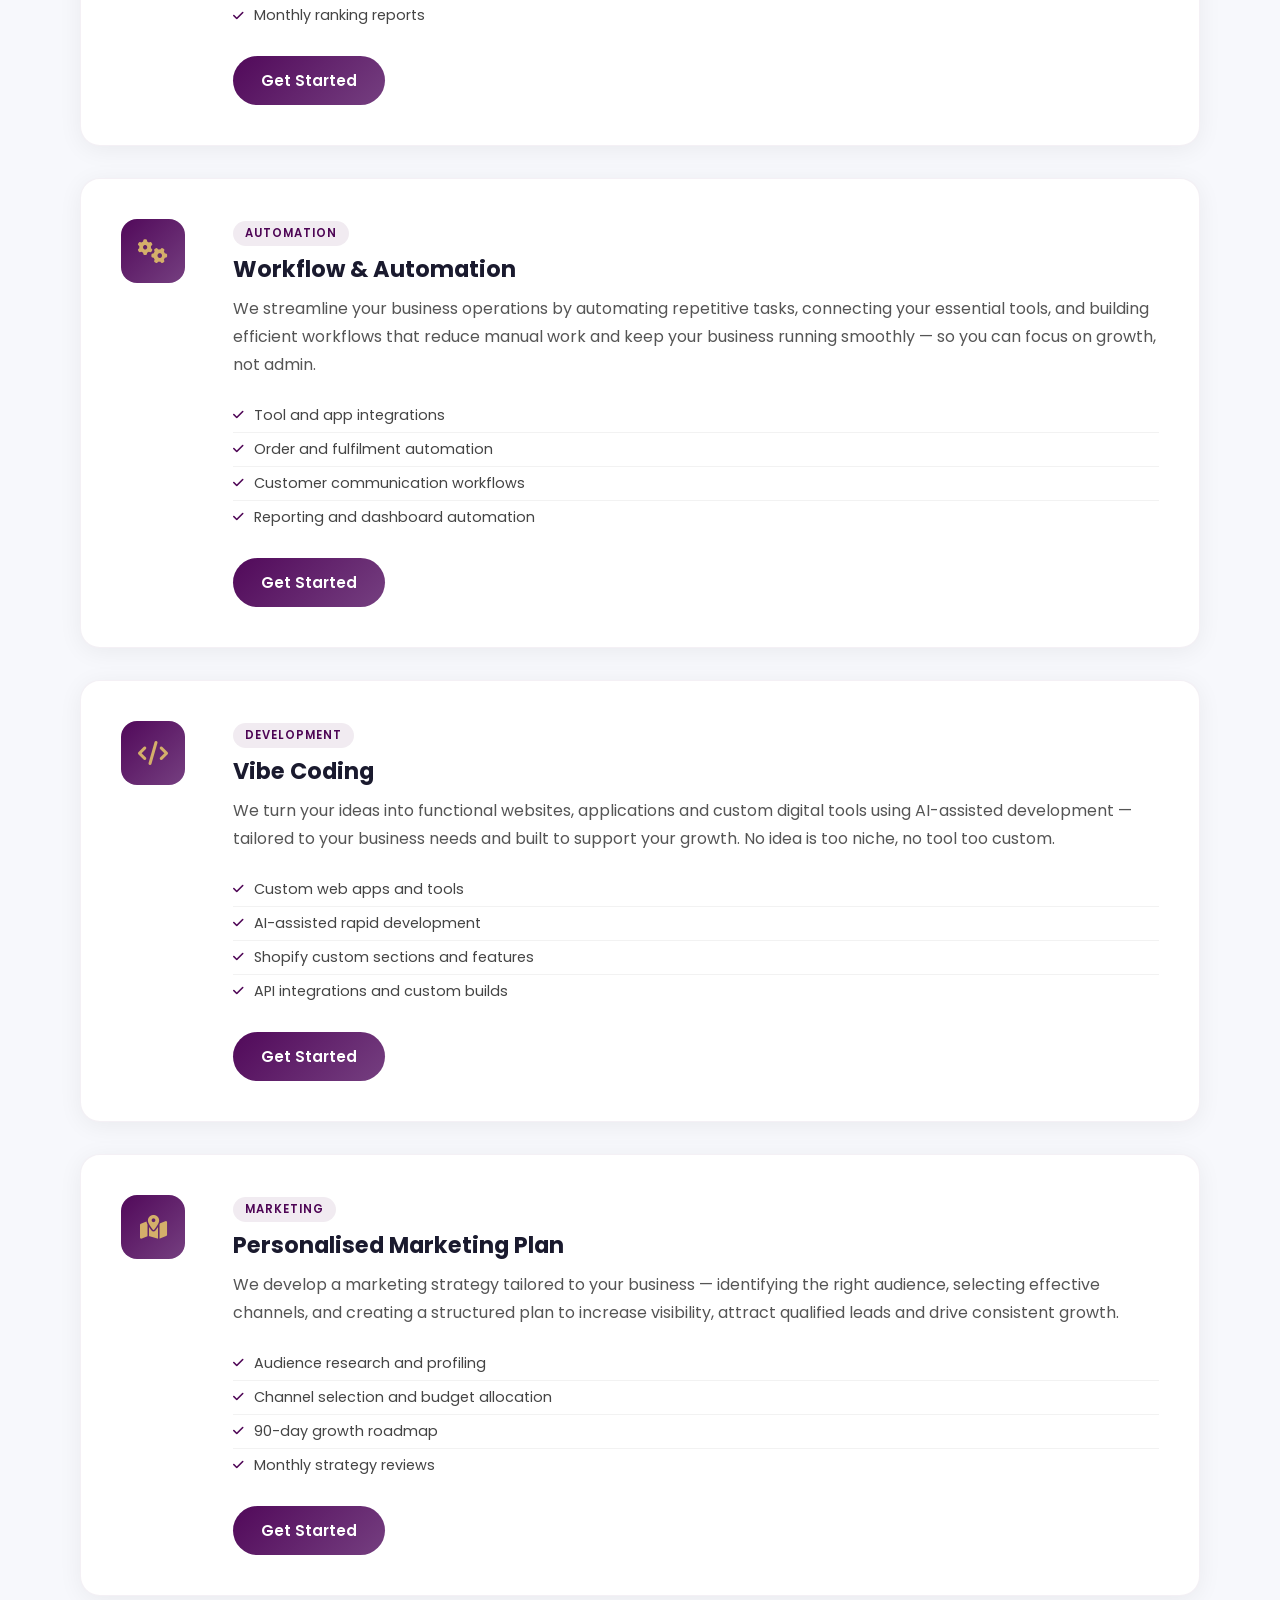
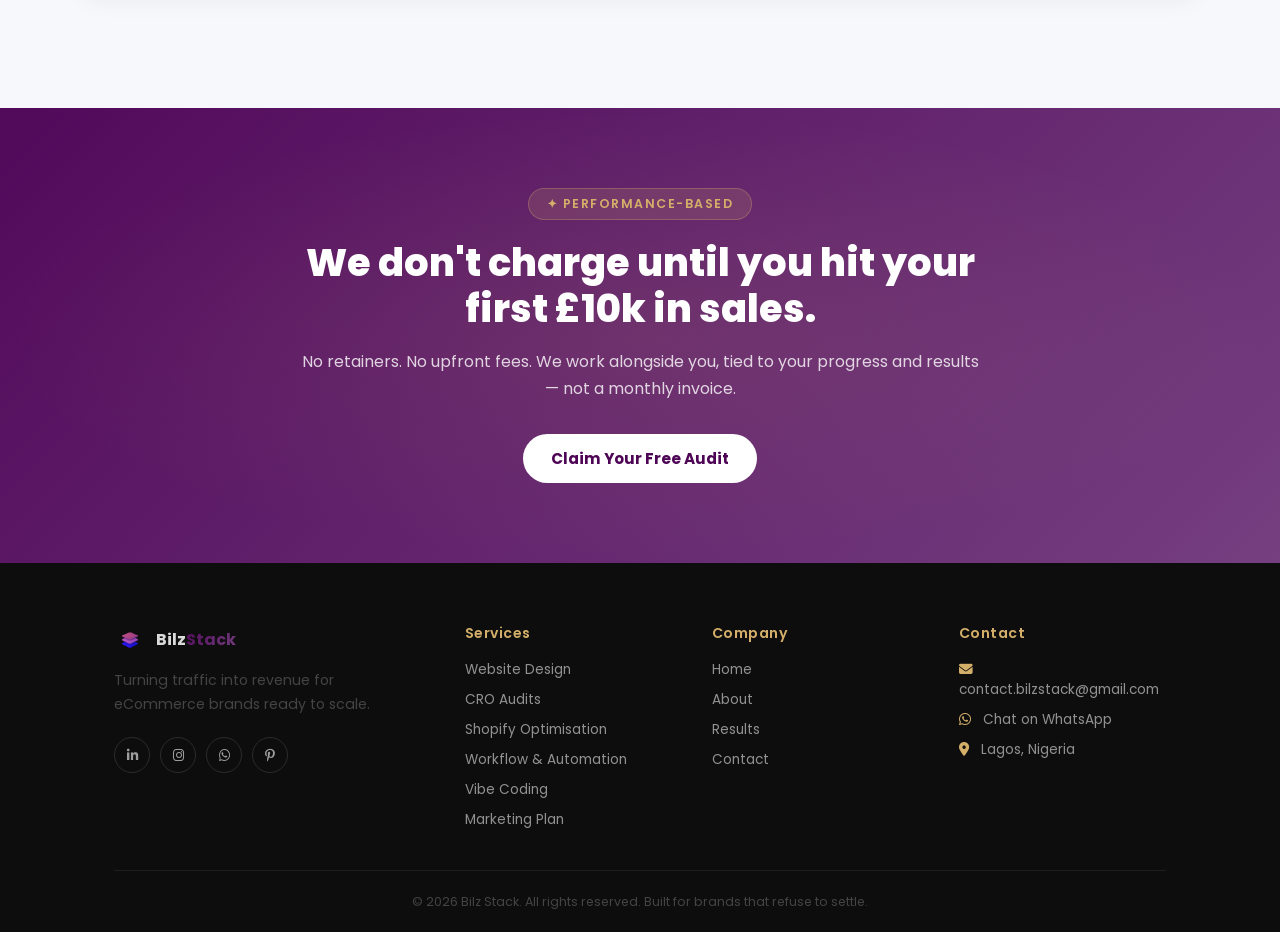
<file: services.html>
<!DOCTYPE html>
<html lang="en">
<head>
  <meta charset="UTF-8">
  <meta name="viewport" content="width=device-width, initial-scale=1.0">
  <meta name="description" content="Bilz Stack Services — Web design, CRO, Shopify optimisation, automation, vibe coding and personalised marketing plans.">
  <title>Services | Bilz Stack</title>
  <link rel="icon" type="image/png" href="assets/logo.png">
  <link rel="shortcut icon" type="image/png" href="assets/logo.png">
  <link href="https://fonts.googleapis.com/css2?family=Poppins:wght@300;400;500;600;700;800&display=swap" rel="stylesheet">
  <link rel="stylesheet" href="https://cdnjs.cloudflare.com/ajax/libs/font-awesome/6.5.0/css/all.min.css">
  <link rel="stylesheet" href="therealbilz.css">
</head>
<body>
  <header class="nav-wrapper">
    <nav id="mainNav">
      <div class="nav-logo">
        <img src="assets/logo.png" alt="Bilz Stack" class="logo">
        <span class="nav-brand">Bilz<span>Stack</span></span>
      </div>
      <div class="nav-links">
        <a href="index.html">Home</a>
        <a href="services.html" class="nav-active">Services</a>
        <a href="about.html">About</a>
        <a href="results.html">Results</a>
        <a href="contact.html">Contact</a>
      </div>
      <div class="nav-right">
        <div class="nav-socials">
          <a href="https://www.linkedin.com/in/okende-bilal-8105b73aa/" target="_blank"><i class="fab fa-linkedin-in"></i></a>
          <a href="https://www.instagram.com/bilz_stack/" target="_blank"><i class="fab fa-instagram"></i></a>
          <a href="https://wa.me/2347040472936" target="_blank"><i class="fab fa-whatsapp"></i></a>
          <a href="https://pin.it/4dkj9r1wr" target="_blank"><i class="fab fa-pinterest-p"></i></a>
        </div>
        <a href="contact.html" class="nav-cta">Get Started</a>
        <button class="hamburger" id="hamburger" aria-label="Menu"><span></span><span></span><span></span></button>
      </div>
    </nav>
  </header>
  <div class="mobile-menu" id="mobileMenu">
    <div class="mobile-menu-inner">
      <div class="mobile-menu-links">
        <a href="index.html" class="mobile-link">Home</a>
        <a href="services.html" class="mobile-link">Services</a>
        <a href="about.html" class="mobile-link">About</a>
        <a href="results.html" class="mobile-link">Results</a>
        <a href="contact.html" class="mobile-link">Contact</a>
      </div>
      <div class="mobile-menu-socials">
        <a href="https://www.linkedin.com/in/okende-bilal-8105b73aa/" target="_blank"><i class="fab fa-linkedin-in"></i></a>
        <a href="https://www.instagram.com/bilz_stack/" target="_blank"><i class="fab fa-instagram"></i></a>
        <a href="https://wa.me/2347040472936" target="_blank"><i class="fab fa-whatsapp"></i></a>
        <a href="https://pin.it/4dkj9r1wr" target="_blank"><i class="fab fa-pinterest-p"></i></a>
      </div>
      <a href="contact.html" class="btn mobile-cta mobile-link">Book a Free Audit</a>
      <p class="mobile-menu-tag">✦ Turning Traffic Into Revenue</p>
    </div>
  </div>
  <div class="menu-overlay" id="menuOverlay"></div>

  <section class="page-hero">
    <div class="section-inner">
      <div class="page-hero-content reveal">
        <div class="section-label">What We Do</div>
        <h1>Everything your store needs to scale.</h1>
        <p>From your first website to your first £10k month — we handle the full stack so you can focus on your product.</p>
      </div>
    </div>
  </section>

  <section class="services-page">
    <div class="section-inner">

      <div class="service-full-card reveal">
        <div class="service-full-icon"><i class="fas fa-laptop-code"></i></div>
        <div class="service-full-content">
          <span class="service-tag">Design</span>
          <h2>Website Design</h2>
          <p>Modern, conversion-focused websites built to turn visitors into paying customers. Every design decision is rooted in data — layout, colour, copy and CTA placement all optimised to reduce friction and increase sales.</p>
          <ul class="service-list">
            <li><i class="fas fa-check"></i> Custom design tailored to your brand</li>
            <li><i class="fas fa-check"></i> Mobile-first and fast-loading</li>
            <li><i class="fas fa-check"></i> Built for conversions, not just looks</li>
            <li><i class="fas fa-check"></i> Delivered in 7–14 days</li>
          </ul>
          <a href="contact.html" class="btn">Get Started</a>
        </div>
      </div>

      <div class="service-full-card reveal">
        <div class="service-full-icon"><i class="fas fa-chart-line"></i></div>
        <div class="service-full-content">
          <span class="service-tag">Optimisation</span>
          <h2>CRO Audits</h2>
          <p>We find exactly where your store is leaking revenue and fix it fast. A full audit of your website, checkout flow, product pages and ad landing pages — with a prioritised action plan delivered within 48 hours.</p>
          <ul class="service-list">
            <li><i class="fas fa-check"></i> Full store and funnel audit</li>
            <li><i class="fas fa-check"></i> Prioritised fix list with impact scores</li>
            <li><i class="fas fa-check"></i> Checkout and product page review</li>
            <li><i class="fas fa-check"></i> Delivered in 48 hours</li>
          </ul>
          <a href="contact.html" class="btn">Book a Free Audit</a>
        </div>
      </div>

      <div class="service-full-card reveal">
        <div class="service-full-icon"><i class="fab fa-shopify"></i></div>
        <div class="service-full-content">
          <span class="service-tag">Shopify</span>
          <h2>Shopify Optimisation</h2>
          <p>Speed, UX and conversion improvements for Shopify stores ready to scale. We dig into your theme, apps, checkout and page speed to remove every barrier between your visitor and the buy button.</p>
          <ul class="service-list">
            <li><i class="fas fa-check"></i> Page speed and Core Web Vitals</li>
            <li><i class="fas fa-check"></i> Theme and UX improvements</li>
            <li><i class="fas fa-check"></i> App stack audit and cleanup</li>
            <li><i class="fas fa-check"></i> Checkout flow optimisation</li>
          </ul>
          <a href="contact.html" class="btn">Get Started</a>
        </div>
      </div>

      <div class="service-full-card reveal">
        <div class="service-full-icon"><i class="fas fa-bullseye"></i></div>
        <div class="service-full-content">
          <span class="service-tag">Ads</span>
          <h2>Paid Advertising</h2>
          <p>Google Ads and Meta campaigns built around your margins, not just clicks. We set up, manage and optimise your ad accounts with a focus on ROAS and profitable scaling.</p>
          <ul class="service-list">
            <li><i class="fas fa-check"></i> Google Shopping and Search campaigns</li>
            <li><i class="fas fa-check"></i> Meta and Instagram ads</li>
            <li><i class="fas fa-check"></i> Weekly performance reports</li>
            <li><i class="fas fa-check"></i> Margin-focused bidding strategy</li>
          </ul>
          <a href="contact.html" class="btn">Get Started</a>
        </div>
      </div>

      <div class="service-full-card reveal">
        <div class="service-full-icon"><i class="fas fa-funnel-dollar"></i></div>
        <div class="service-full-content">
          <span class="service-tag">Funnels</span>
          <h2>Sales Funnels</h2>
          <p>Structured flows that guide your leads from first touch to checkout. We build landing pages, email sequences and retargeting flows that turn cold traffic into repeat buyers.</p>
          <ul class="service-list">
            <li><i class="fas fa-check"></i> Lead capture and nurture sequences</li>
            <li><i class="fas fa-check"></i> High-converting landing pages</li>
            <li><i class="fas fa-check"></i> Abandoned cart and retargeting flows</li>
            <li><i class="fas fa-check"></i> Post-purchase upsell sequences</li>
          </ul>
          <a href="contact.html" class="btn">Get Started</a>
        </div>
      </div>

      <div class="service-full-card reveal">
        <div class="service-full-icon"><i class="fas fa-search"></i></div>
        <div class="service-full-content">
          <span class="service-tag">SEO</span>
          <h2>Performance SEO</h2>
          <p>Technical and content SEO that builds long-term organic revenue. We optimise your site structure, page speed, schema and content so Google sends you consistent, qualified traffic without paying for every click.</p>
          <ul class="service-list">
            <li><i class="fas fa-check"></i> Technical SEO audit and fixes</li>
            <li><i class="fas fa-check"></i> Product and collection page optimisation</li>
            <li><i class="fas fa-check"></i> Schema markup and structured data</li>
            <li><i class="fas fa-check"></i> Monthly ranking reports</li>
          </ul>
          <a href="contact.html" class="btn">Get Started</a>
        </div>
      </div>

      <div class="service-full-card reveal">
        <div class="service-full-icon"><i class="fas fa-cogs"></i></div>
        <div class="service-full-content">
          <span class="service-tag">Automation</span>
          <h2>Workflow & Automation</h2>
          <p>We streamline your business operations by automating repetitive tasks, connecting your essential tools, and building efficient workflows that reduce manual work and keep your business running smoothly — so you can focus on growth, not admin.</p>
          <ul class="service-list">
            <li><i class="fas fa-check"></i> Tool and app integrations</li>
            <li><i class="fas fa-check"></i> Order and fulfilment automation</li>
            <li><i class="fas fa-check"></i> Customer communication workflows</li>
            <li><i class="fas fa-check"></i> Reporting and dashboard automation</li>
          </ul>
          <a href="contact.html" class="btn">Get Started</a>
        </div>
      </div>

      <div class="service-full-card reveal">
        <div class="service-full-icon"><i class="fas fa-code"></i></div>
        <div class="service-full-content">
          <span class="service-tag">Development</span>
          <h2>Vibe Coding</h2>
          <p>We turn your ideas into functional websites, applications and custom digital tools using AI-assisted development — tailored to your business needs and built to support your growth. No idea is too niche, no tool too custom.</p>
          <ul class="service-list">
            <li><i class="fas fa-check"></i> Custom web apps and tools</li>
            <li><i class="fas fa-check"></i> AI-assisted rapid development</li>
            <li><i class="fas fa-check"></i> Shopify custom sections and features</li>
            <li><i class="fas fa-check"></i> API integrations and custom builds</li>
          </ul>
          <a href="contact.html" class="btn">Get Started</a>
        </div>
      </div>

      <div class="service-full-card reveal">
        <div class="service-full-icon"><i class="fas fa-map-marked-alt"></i></div>
        <div class="service-full-content">
          <span class="service-tag">Marketing</span>
          <h2>Personalised Marketing Plan</h2>
          <p>We develop a marketing strategy tailored to your business — identifying the right audience, selecting effective channels, and creating a structured plan to increase visibility, attract qualified leads and drive consistent growth.</p>
          <ul class="service-list">
            <li><i class="fas fa-check"></i> Audience research and profiling</li>
            <li><i class="fas fa-check"></i> Channel selection and budget allocation</li>
            <li><i class="fas fa-check"></i> 90-day growth roadmap</li>
            <li><i class="fas fa-check"></i> Monthly strategy reviews</li>
          </ul>
          <a href="contact.html" class="btn">Get Started</a>
        </div>
      </div>

    </div>
  </section>

  <section class="no-fee-banner">
    <div class="section-inner">
      <div class="no-fee-inner reveal">
        <div class="no-fee-badge">✦ Performance-Based</div>
        <h2>We don't charge until you hit your first £10k in sales.</h2>
        <p>No retainers. No upfront fees. We work alongside you, tied to your progress and results — not a monthly invoice.</p>
        <a href="contact.html" class="btn btn-white">Claim Your Free Audit</a>
      </div>
    </div>
  </section>

  <footer>
    <div class="footer-inner">
      <div class="footer-top">
        <div class="footer-col brand-col">
          <div class="footer-logo">
            <img src="assets/logo.png" alt="Bilz Stack" class="logo">
            <span class="footer-brand-name">Bilz<span>Stack</span></span>
          </div>
          <p>Turning traffic into revenue for eCommerce brands ready to scale.</p>
          <div class="footer-socials">
            <a href="https://www.linkedin.com/in/okende-bilal-8105b73aa/" target="_blank"><i class="fab fa-linkedin-in"></i></a>
            <a href="https://www.instagram.com/bilz_stack/" target="_blank"><i class="fab fa-instagram"></i></a>
            <a href="https://wa.me/2347040472936" target="_blank"><i class="fab fa-whatsapp"></i></a>
            <a href="https://pin.it/4dkj9r1wr" target="_blank"><i class="fab fa-pinterest-p"></i></a>
          </div>
        </div>
        <div class="footer-col">
          <h4>Services</h4>
          <ul>
            <li><a href="services.html">Website Design</a></li>
            <li><a href="services.html">CRO Audits</a></li>
            <li><a href="services.html">Shopify Optimisation</a></li>
            <li><a href="services.html">Workflow & Automation</a></li>
            <li><a href="services.html">Vibe Coding</a></li>
            <li><a href="services.html">Marketing Plan</a></li>
          </ul>
        </div>
        <div class="footer-col">
          <h4>Company</h4>
          <ul>
            <li><a href="index.html">Home</a></li>
            <li><a href="about.html">About</a></li>
            <li><a href="results.html">Results</a></li>
            <li><a href="contact.html">Contact</a></li>
          </ul>
        </div>
        <div class="footer-col">
          <h4>Contact</h4>
          <ul>
            <li><i class="fas fa-envelope"></i> contact.bilzstack@gmail.com</li>
            <li><i class="fab fa-whatsapp"></i> Chat on WhatsApp</li>
            <li><i class="fas fa-map-marker-alt"></i> Lagos, Nigeria</li>
          </ul>
        </div>
      </div>
      <div class="footer-bottom">
        <p>© 2026 Bilz Stack. All rights reserved. Built for brands that refuse to settle.</p>
      </div>
    </div>
  </footer>

  <script>
    const nav = document.getElementById('mainNav');
    const hamburger = document.getElementById('hamburger');
    const mobileMenu = document.getElementById('mobileMenu');
    const menuOverlay = document.getElementById('menuOverlay');
    const mobileLinks = document.querySelectorAll('.mobile-link');
    function openMenu() { hamburger.classList.add('active'); mobileMenu.classList.add('open'); menuOverlay.classList.add('active'); document.body.style.overflow = 'hidden'; }
    function closeMenu() { hamburger.classList.remove('active'); mobileMenu.classList.remove('open'); menuOverlay.classList.remove('active'); document.body.style.overflow = ''; }
    hamburger.addEventListener('click', () => mobileMenu.classList.contains('open') ? closeMenu() : openMenu());
    menuOverlay.addEventListener('click', closeMenu);
    mobileLinks.forEach(l => l.addEventListener('click', closeMenu));
    function revealElements() { document.querySelectorAll('.reveal').forEach(el => { if (el.getBoundingClientRect().top < window.innerHeight * 0.98) el.classList.add('visible'); }); }
    revealElements();
    window.addEventListener('scroll', () => { window.scrollY > 80 ? nav.classList.add('scrolled') : nav.classList.remove('scrolled'); revealElements(); });
  </script>
</body>
</html>
</file>
<file: therealbilz.css>
/* ===========================
   VARIABLES
=========================== */
:root {
  --primary: #4e0555;
  --primary-light: #753f80;
  --gradient: linear-gradient(135deg, #51095a, #753f80);
  --gold: #d4af6a;
  --bg: #f7f8fc;
  --bg-card: #ffffff;
  --text-dark: #111111;
  --text-mid: #444444;
  --text-light: #777777;
  --border: rgba(0,0,0,0.07);
  --shadow: 0 4px 24px rgba(0,0,0,0.07);
  --shadow-hover: 0 12px 40px rgba(78,5,85,0.15);
  --radius: 16px;
  --radius-sm: 10px;
}

/* ===========================
   BASE
=========================== */
*, *::before, *::after { box-sizing: border-box; margin: 0; padding: 0; }

html { scroll-behavior: smooth; }

body {
  font-family: 'Poppins', sans-serif;
  background: var(--bg);
  color: var(--text-dark);
  overflow-x: hidden;
}

h1, h2, h3 { font-weight: 700; line-height: 1.2; }
h2 { font-size: 2.4rem; margin-bottom: 16px; }
p { line-height: 1.7; color: var(--text-mid); }
a { text-decoration: none; transition: all 0.3s ease; }
img { max-width: 100%; }

.section-inner {
  max-width: 1200px;
  margin: 0 auto;
  padding: 0 40px;
}

.hero {
  min-height: 100vh;
  display: flex;
  align-items: center;
  justify-content: space-between;
  gap: 40px;
  padding: 120px 40px 80px;
  max-width: 1200px;
  margin: 0 auto;
}

.section-label {
  display: inline-block;
  font-size: 0.78rem;
  font-weight: 600;
  letter-spacing: 2px;
  text-transform: uppercase;
  color: var(--primary);
  background: rgba(78,5,85,0.08);
  padding: 5px 14px;
  border-radius: 20px;
  margin-bottom: 16px;
}

.section-label.light {
  color: var(--gold);
  background: rgba(212,175,106,0.15);
}

.section-sub {
  max-width: 580px;
  margin: 0 auto 48px;
  text-align: center;
  color: var(--text-light);
  font-size: 1rem;
}

/* ===========================
   BUTTONS
=========================== */
.btn {
  display: inline-block;
  padding: 13px 28px;
  border-radius: 30px;
  background: var(--gradient);
  color: #fff;
  font-weight: 600;
  font-size: 0.95rem;
  border: none;
  cursor: pointer;
  font-family: 'Poppins', sans-serif;
  transition: 0.3s ease;
}

.btn:hover {
  transform: translateY(-3px);
  box-shadow: 0 10px 28px rgba(78,5,85,0.3);
  color: #fff;
}

.btn-outline {
  background: transparent;
  border: 2px solid var(--gold);
  color: var(--gold);
}

.btn-outline:hover {
  background: var(--gold);
  color: #111;
}

.btn-white {
  background: #fff;
  color: var(--primary);
  font-weight: 700;
}

.btn-white:hover {
  background: var(--gold);
  color: #111;
  transform: translateY(-3px);
}

.btn-outline-white {
  background: transparent;
  border: 2px solid rgba(255,255,255,0.5);
  color: #fff;
}

.btn-outline-white:hover {
  border-color: #fff;
  background: rgba(255,255,255,0.1);
}

.full-width { width: 100%; text-align: center; }

/* ===========================
   NAV
=========================== */
.nav-wrapper {
  position: fixed;
  top: 20px;
  width: 100%;
  display: flex;
  justify-content: center;
  z-index: 1000;
}

#mainNav {
  display: flex;
  align-items: center;
  justify-content: space-between;
  width: 92%;
  max-width: 1100px;
  padding: 10px 20px;
  border-radius: 50px;
  background: rgba(247,248,252,0.6);
  backdrop-filter: blur(16px);
  -webkit-backdrop-filter: blur(16px);
  border: 1px solid rgba(78,5,85,0.12);
  box-shadow: 0 8px 32px rgba(0,0,0,0.06);
  transition: 0.3s ease;
}

#mainNav.scrolled {
  background: rgba(255,255,255,0.95);
  box-shadow: 0 8px 32px rgba(0,0,0,0.1);
}

.nav-logo {
  display: flex;
  align-items: center;
  gap: 10px;
}

.logo { height: 32px; width: auto; }

.nav-brand {
  font-size: 1.1rem;
  font-weight: 800;
  color: var(--text-dark);
}

.nav-brand span {
  background: var(--gradient);
  background-clip: text;
  -webkit-background-clip: text;
  -webkit-text-fill-color: transparent;
}

.nav-links {
  display: flex;
  align-items: center;
  gap: 28px;
}

.nav-links a {
  font-size: 0.88rem;
  font-weight: 500;
  color: var(--text-dark);
  padding: 5px 10px;
  border-radius: 20px;
  transition: 0.3s ease;
}

.nav-links a:hover {
  color: var(--primary);
  background: rgba(78,5,85,0.06);
}

.nav-right {
  display: flex;
  align-items: center;
  gap: 12px;
}

.nav-socials {
  display: flex;
  align-items: center;
  gap: 8px;
}

.nav-socials a {
  width: 32px;
  height: 32px;
  background: var(--gradient);
  border-radius: 50%;
  display: flex;
  align-items: center;
  justify-content: center;
  color: #fff;
  font-size: 12px;
  transition: 0.3s ease;
}

.nav-socials a:hover { transform: translateY(-2px); }

.nav-cta {
  display: inline-block;
  padding: 8px 20px;
  border-radius: 30px;
  background: var(--gradient);
  color: #fff;
  font-size: 0.85rem;
  font-weight: 600;
}

.nav-cta:hover {
  transform: translateY(-2px);
  box-shadow: 0 6px 20px rgba(78,5,85,0.25);
  color: #fff;
}

/* HAMBURGER */
.hamburger {
  display: none;
  flex-direction: column;
  justify-content: center;
  gap: 5px;
  background: transparent;
  border: none;
  cursor: pointer;
  padding: 6px;
}

.hamburger span {
  display: block;
  width: 22px;
  height: 2px;
  background: var(--text-dark);
  border-radius: 2px;
  transition: 0.3s ease;
}

.hamburger.active span:nth-child(1) { transform: translateY(7px) rotate(45deg); }
.hamburger.active span:nth-child(2) { opacity: 0; }
.hamburger.active span:nth-child(3) { transform: translateY(-7px) rotate(-45deg); }

/* MOBILE MENU */
.mobile-menu {
  position: fixed;
  top: 0;
  right: -100%;
  width: 78%;
  max-width: 300px;
  height: 100vh;
  background: linear-gradient(160deg, #1a0020, #2d0a35);
  border-left: 1px solid rgba(212,175,106,0.15);
  z-index: 2000;
  transition: right 0.4s cubic-bezier(0.4,0,0.2,1);
  display: flex;
  align-items: center;
  justify-content: center;
}

.mobile-menu.open { right: 0; }

.mobile-menu-inner {
  display: flex;
  flex-direction: column;
  align-items: center;
  gap: 32px;
  padding: 40px 20px;
  width: 100%;
}

.mobile-menu-links {
  display: flex;
  flex-direction: column;
  align-items: center;
  gap: 24px;
}

.mobile-link {
  font-size: 1.2rem;
  font-weight: 600;
  color: #fff;
  text-decoration: none;
  transition: 0.3s ease;
}

.mobile-link:hover { color: var(--gold); }

.mobile-cta {
  font-size: 0.9rem;
  padding: 11px 28px;
}

.mobile-menu-socials {
  display: flex;
  gap: 12px;
  justify-content: center;
}

.mobile-menu-socials a {
  width: 38px;
  height: 38px;
  border-radius: 50%;
  border: 1px solid rgba(212,175,106,0.3);
  display: flex;
  align-items: center;
  justify-content: center;
  color: var(--gold);
  font-size: 14px;
  transition: 0.3s ease;
}

.mobile-menu-socials a:hover {
  background: var(--gold);
  color: #111;
  border-color: var(--gold);
}

.mobile-menu-tag {
  font-size: 0.72rem;
  color: rgba(255,255,255,0.3);
  letter-spacing: 1px;
  text-align: center;
}

.menu-overlay {
  position: fixed;
  inset: 0;
  background: rgba(0,0,0,0.5);
  backdrop-filter: blur(4px);
  z-index: 1500;
  opacity: 0;
  pointer-events: none;
  transition: opacity 0.4s ease;
}

.menu-overlay.active { opacity: 1; pointer-events: all; }

/* ===========================
   HERO
=========================== */
.hero {
  min-height: 100vh;
  display: flex;
  align-items: center;
  justify-content: space-between;
  gap: 40px;
  padding: 140px 80px 80px;
  max-width: 1200px;
  margin: 0 auto;
}

.hero-content {
  flex: 1;
  max-width: 580px;
}

.hero-badge {
  display: inline-block;
  background: rgba(78,5,85,0.08);
  color: var(--primary);
  border: 1px solid rgba(78,5,85,0.15);
  padding: 6px 16px;
  border-radius: 20px;
  font-size: 0.8rem;
  font-weight: 600;
  letter-spacing: 0.5px;
  margin-bottom: 20px;
}

.hero h1 {
  font-size: 3.4rem;
  font-weight: 800;
  line-height: 1.15;
  color: var(--text-dark);
  margin-bottom: 20px;
}

#rotating-text {
  color: var(--primary);
  display: inline-block;
  position: relative;
}

@keyframes slideUp {
  from { opacity: 0; transform: translateY(30px); filter: blur(4px); }
  to   { opacity: 1; transform: translateY(0);    filter: blur(0); }
}

@keyframes slideDown {
  from { opacity: 1; transform: translateY(0);    filter: blur(0); }
  to   { opacity: 0; transform: translateY(-30px); filter: blur(4px); }
}

#rotating-text.slide-out { animation: slideDown 0.4s cubic-bezier(0.4,0,0.2,1) forwards; }
#rotating-text.slide-in  { animation: slideUp  0.5s cubic-bezier(0.4,0,0.2,1) forwards; }

.hero-sub {
  font-size: 1rem;
  color: var(--text-light);
  margin-bottom: 32px;
  line-height: 1.8;
}

.hero-btns {
  display: flex;
  gap: 14px;
  flex-wrap: wrap;
  margin-bottom: 28px;
}

.hero-trust {
  display: flex;
  gap: 20px;
  flex-wrap: wrap;
}

.hero-trust span {
  font-size: 0.82rem;
  color: var(--text-light);
  font-weight: 500;
}

.hero-trust i { color: var(--primary); margin-right: 5px; }

/* HERO VISUAL CARD */
.hero-visual { flex: 1; max-width: 420px; }

.hero-card {
  background: #fff;
  border-radius: 20px;
  padding: 28px;
  box-shadow: 0 20px 60px rgba(78,5,85,0.12);
  border: 1px solid var(--border);
}

.hero-card-header {
  display: flex;
  align-items: center;
  gap: 8px;
  margin-bottom: 24px;
}

.dot { width: 10px; height: 10px; border-radius: 50%; }
.dot.red { background: #ff5f56; }
.dot.yellow { background: #ffbd2e; }
.dot.green { background: #27c93f; }

.hero-card-title {
  font-size: 0.8rem;
  font-weight: 600;
  color: var(--text-light);
  margin-left: 6px;
}

.hero-stats-grid {
  display: grid;
  grid-template-columns: 1fr 1fr;
  gap: 16px;
  margin-bottom: 24px;
}

.hero-stat {
  background: var(--bg);
  border-radius: 12px;
  padding: 14px;
  display: flex;
  flex-direction: column;
}

.stat-val {
  font-size: 1.4rem;
  font-weight: 800;
  color: var(--primary);
}

.stat-label {
  font-size: 0.72rem;
  color: var(--text-light);
  margin-top: 2px;
}

.hero-bar-wrap { display: flex; flex-direction: column; gap: 8px; }

.hero-bar-label {
  display: flex;
  justify-content: space-between;
  font-size: 0.75rem;
  color: var(--text-light);
  font-weight: 500;
}

.hero-bar {
  height: 8px;
  background: var(--bg);
  border-radius: 4px;
  overflow: hidden;
}

.hero-bar-fill {
  height: 100%;
  border-radius: 4px;
  width: 0;
  transition: width 1.2s cubic-bezier(0.4,0,0.2,1);
}

.hero-bar-fill.low { background: #e0c4e3; }
.hero-bar-fill.high { background: var(--gradient); }
.hero-bar-fill.animated.low  { width: 24%; }
.hero-bar-fill.animated.high { width: 88%; }

/* ===========================
   TICKER
=========================== */
.ticker-wrap {
  width: 100%;
  overflow: hidden;
  background: var(--primary);
  padding: 14px 0;
  white-space: nowrap;
}

.ticker {
  display: inline-block;
  animation: ticker 30s linear infinite;
}

.ticker span {
  font-size: 0.85rem;
  font-weight: 500;
  color: rgba(255,255,255,0.85);
  padding: 0 16px;
}

.ticker-dot { color: var(--gold) !important; padding: 0 4px !important; }

@keyframes ticker {
  from { transform: translateX(0); }
  to   { transform: translateX(-50%); }
}

/* ===========================
   SERVICES
=========================== */
.services {
  padding: 100px 0;
  text-align: center;
}

.services h2 { margin-bottom: 12px; }

.services-grid {
  display: grid;
  grid-template-columns: repeat(3, 1fr);
  gap: 24px;
  margin-top: 48px;
  text-align: left;
}

.service-card {
  background: var(--bg-card);
  border-radius: var(--radius);
  padding: 32px 28px;
  border: 1px solid var(--border);
  box-shadow: var(--shadow);
  transition: 0.3s ease;
}

.service-card:hover {
  transform: translateY(-6px);
  box-shadow: var(--shadow-hover);
  border-color: rgba(78,5,85,0.15);
}

.service-icon {
  width: 48px;
  height: 48px;
  background: rgba(78,5,85,0.08);
  border-radius: 12px;
  display: flex;
  align-items: center;
  justify-content: center;
  font-size: 20px;
  color: var(--primary);
  margin-bottom: 18px;
}

.service-card h3 {
  font-size: 1rem;
  font-weight: 700;
  margin-bottom: 8px;
  color: var(--text-dark);
}

.service-card p { font-size: 0.88rem; color: var(--text-light); }

/* ===========================
   STATS
=========================== */
.stats {
  padding: 80px 0;
  background: var(--primary);
}

.stats-grid {
  display: grid;
  grid-template-columns: repeat(4, 1fr);
  gap: 24px;
  text-align: center;
}

.stat-block { padding: 20px; }

.stat-number {
  display: block;
  font-size: 2.8rem;
  font-weight: 800;
  color: var(--gold);
  margin-bottom: 6px;
}

.stat-desc {
  font-size: 0.88rem;
  color: rgba(255,255,255,0.7);
  font-weight: 500;
}

/* ===========================
   WHY US
=========================== */
.why-us {
  padding: 100px 0;
  text-align: center;
}

.why-grid {
  display: grid;
  grid-template-columns: repeat(4, 1fr);
  gap: 24px;
  margin-top: 48px;
  text-align: left;
}

.why-card {
  background: var(--bg-card);
  border-radius: var(--radius);
  padding: 28px 24px;
  border: 1px solid var(--border);
  box-shadow: var(--shadow);
  transition: 0.3s ease;
}

.why-card:hover {
  transform: translateY(-6px);
  box-shadow: var(--shadow-hover);
}

.why-icon {
  width: 44px;
  height: 44px;
  background: var(--gradient);
  border-radius: 10px;
  display: flex;
  align-items: center;
  justify-content: center;
  color: var(--gold);
  font-size: 18px;
  margin-bottom: 16px;
}

.why-card h3 { font-size: 0.95rem; font-weight: 700; margin-bottom: 8px; }
.why-card p  { font-size: 0.85rem; color: var(--text-light); }

/* ===========================
   HOW IT WORKS
=========================== */
.how-it-works {
  padding: 100px 0;
  background: var(--bg-card);
  text-align: center;
}

.steps-grid {
  display: grid;
  grid-template-columns: repeat(2, 1fr);
  gap: 32px;
  margin-top: 48px;
  text-align: left;
}

.step {
  display: flex;
  gap: 20px;
  align-items: flex-start;
  background: var(--bg);
  border-radius: var(--radius);
  padding: 28px 24px;
  border: 1px solid var(--border);
  transition: 0.3s ease;
}

.step:hover { box-shadow: var(--shadow-hover); transform: translateY(-4px); }

.step-number {
  font-size: 2rem;
  font-weight: 800;
  color: var(--primary);
  opacity: 0.2;
  line-height: 1;
  flex-shrink: 0;
}

.step-content h3 { font-size: 1rem; font-weight: 700; margin-bottom: 8px; }
.step-content p  { font-size: 0.87rem; color: var(--text-light); }

/* ===========================
   RESULTS
=========================== */
.results { padding: 100px 0; text-align: center; }

.results-grid {
  display: flex;
  flex-direction: column;
  gap: 24px;
  margin-top: 48px;
  text-align: left;
}

.result-card {
  display: flex;
  gap: 0;
  background: var(--bg-card);
  border-radius: var(--radius);
  overflow: hidden;
  border: 1px solid var(--border);
  box-shadow: var(--shadow);
  transition: 0.3s ease;
}

.result-card:hover { box-shadow: var(--shadow-hover); transform: translateY(-4px); }

.result-img {
  width: 280px;
  flex-shrink: 0;
}

.placeholder-img {
  display: flex;
  align-items: center;
  justify-content: center;
  background: linear-gradient(135deg, #51095a, #753f80);
}

.placeholder-img.two   { background: linear-gradient(135deg, #2d0a35, #9b59b6); }
.placeholder-img.three { background: linear-gradient(135deg, #1a0020, #51095a); }

.placeholder-content {
  display: flex;
  flex-direction: column;
  align-items: center;
  gap: 10px;
  color: rgba(255,255,255,0.7);
}

.placeholder-content i    { font-size: 2.5rem; }
.placeholder-content span { font-size: 0.85rem; font-weight: 500; }

.result-info { padding: 32px; flex: 1; }

.result-tag {
  display: inline-block;
  font-size: 0.72rem;
  font-weight: 600;
  letter-spacing: 1.5px;
  text-transform: uppercase;
  color: var(--primary);
  background: rgba(78,5,85,0.08);
  padding: 4px 12px;
  border-radius: 20px;
  margin-bottom: 12px;
}

.result-info h3 { font-size: 1.1rem; margin-bottom: 8px; }
.result-info p  { font-size: 0.88rem; color: var(--text-light); margin-bottom: 20px; }

.result-metrics {
  display: flex;
  gap: 24px;
  flex-wrap: wrap;
}

.result-metric { display: flex; flex-direction: column; }

.metric-val {
  font-size: 1.5rem;
  font-weight: 800;
  color: var(--primary);
}

.metric-label { font-size: 0.75rem; color: var(--text-light); }

/* ===========================
   TESTIMONIALS
=========================== */
.testimonials {
  padding: 100px 0;
  background: var(--bg-card);
  text-align: center;
}

.testimonials-grid {
  display: grid;
  grid-template-columns: repeat(3, 1fr);
  gap: 24px;
  margin-top: 48px;
  text-align: left;
}

.testimonial-card {
  background: var(--bg);
  border-radius: var(--radius);
  padding: 28px 24px;
  border: 1px solid var(--border);
  transition: 0.3s ease;
}

.testimonial-card:hover { box-shadow: var(--shadow-hover); transform: translateY(-4px); }

.stars { color: var(--gold); font-size: 1rem; margin-bottom: 14px; letter-spacing: 2px; }

.testimonial-card p {
  font-size: 0.9rem;
  color: var(--text-mid);
  margin-bottom: 20px;
  font-style: italic;
}

.testimonial-author {
  display: flex;
  align-items: center;
  gap: 12px;
}

.author-avatar {
  width: 40px;
  height: 40px;
  border-radius: 50%;
  background: var(--gradient);
  color: #fff;
  display: flex;
  align-items: center;
  justify-content: center;
  font-size: 0.75rem;
  font-weight: 700;
  flex-shrink: 0;
}

.testimonial-author strong { display: block; font-size: 0.88rem; }
.testimonial-author span   { font-size: 0.78rem; color: var(--text-light); }

/* ===========================
   CTA BANNER
=========================== */
.cta-banner {
  padding: 100px 0;
  background: var(--gradient);
  text-align: center;
}

.cta-inner h2 { color: #fff; font-size: 2.6rem; margin-bottom: 16px; }

.cta-inner p {
  color: rgba(255,255,255,0.8);
  max-width: 520px;
  margin: 0 auto 36px;
}

.cta-btns { display: flex; gap: 16px; justify-content: center; flex-wrap: wrap; }

/* ===========================
   CONTACT
=========================== */
.contact { padding: 100px 0; }

.contact-inner {
  display: grid;
  grid-template-columns: 1fr 1fr;
  gap: 60px;
  align-items: start;
}

.contact-left h2 { margin-bottom: 12px; }
.contact-left p  { margin-bottom: 28px; color: var(--text-light); }

.contact-points { display: flex; flex-direction: column; gap: 14px; }

.contact-point {
  display: flex;
  align-items: center;
  gap: 12px;
  font-size: 0.9rem;
  color: var(--text-mid);
}

.contact-point i { color: var(--primary); font-size: 1rem; width: 20px; }

.contact-right form {
  display: flex;
  flex-direction: column;
  gap: 14px;
  background: var(--bg-card);
  padding: 36px;
  border-radius: var(--radius);
  box-shadow: var(--shadow);
  border: 1px solid var(--border);
}

.contact-right input,
.contact-right textarea {
  padding: 13px 16px;
  border-radius: var(--radius-sm);
  border: 1px solid var(--border);
  background: var(--bg);
  font-family: 'Poppins', sans-serif;
  font-size: 0.88rem;
  color: var(--text-dark);
  outline: none;
  transition: 0.3s ease;
}

.contact-right input:focus,
.contact-right textarea:focus {
  border-color: var(--primary);
  background: #fff;
}

.contact-right textarea { min-height: 120px; resize: vertical; }

/* ===========================
   FOOTER
=========================== */
footer {
  background: #0d0d0d;
  color: rgba(255,255,255,0.7);
}

.footer-inner { max-width: 1100px; margin: 0 auto; padding: 0 24px; }

.footer-top {
  display: grid;
  grid-template-columns: 1.5fr 1fr 1fr 1fr;
  gap: 40px;
  padding: 60px 0 40px;
  border-bottom: 1px solid rgba(255,255,255,0.07);
}

.footer-logo {
  display: flex;
  align-items: center;
  gap: 10px;
  margin-bottom: 14px;
}

.footer-brand-name {
  font-size: 1.1rem;
  font-weight: 800;
  color: #fff;
}

.footer-brand-name span {
  background: var(--gradient);
  background-clip: text;
  -webkit-background-clip: text;
  -webkit-text-fill-color: transparent;
}

.brand-col p { font-size: 0.88rem; margin-bottom: 20px; line-height: 1.7; }

.footer-socials { display: flex; gap: 10px; }

.footer-socials a {
  width: 36px;
  height: 36px;
  border-radius: 50%;
  border: 1px solid rgba(255,255,255,0.12);
  display: flex;
  align-items: center;
  justify-content: center;
  color: rgba(255,255,255,0.6);
  font-size: 13px;
  transition: 0.3s ease;
}

.footer-socials a:hover {
  background: var(--gold);
  border-color: var(--gold);
  color: #111;
  transform: translateY(-2px);
}

.footer-col h4 {
  color: var(--gold);
  font-size: 0.88rem;
  font-weight: 600;
  margin-bottom: 16px;
  letter-spacing: 0.5px;
}

.footer-col ul { list-style: none; display: flex; flex-direction: column; gap: 10px; }

.footer-col ul li { font-size: 0.85rem; color: rgba(255,255,255,0.55); }

.footer-col ul li a {
  color: rgba(255,255,255,0.55);
  transition: 0.3s ease;
}

.footer-col ul li a:hover { color: #fff; }

.footer-col ul li i { margin-right: 8px; color: var(--gold); }

.footer-bottom {
  padding: 20px 0;
  text-align: center;
  font-size: 0.78rem;
  color: rgba(255,255,255,0.3);
  display: flex;
  flex-direction: column;
  gap: 4px;
}

/* ===========================
   REVEAL ANIMATIONS
=========================== */
.reveal {
  opacity: 0;
  transform: translateY(40px);
  transition: opacity 0.7s ease, transform 0.7s ease;
}

.reveal.visible { opacity: 1; transform: translateY(0); }
.reveal-delay-1 { transition-delay: 0.1s; }
.reveal-delay-2 { transition-delay: 0.2s; }
.reveal-delay-3 { transition-delay: 0.3s; }
.reveal-delay-4 { transition-delay: 0.4s; }

/* ===========================
   RESPONSIVE
=========================== */
@media (max-width: 1024px) {
  .hero { padding: 120px 40px 80px; gap: 30px; }
  .hero h1 { font-size: 2.6rem; }
  .services-grid { grid-template-columns: repeat(2, 1fr); }
  .why-grid { grid-template-columns: repeat(2, 1fr); }
  .stats-grid { grid-template-columns: repeat(2, 1fr); }
  .footer-top { grid-template-columns: 1fr 1fr; gap: 30px; }
}

@media (max-width: 768px) {
  /* NAV */
  .nav-links  { display: none; }
  .nav-socials { display: none; }
  .nav-cta    { display: none; }
  .hamburger  { display: flex; }

  #mainNav {
    width: 92%;
    padding: 10px 16px;
  }

  /* HERO */
  .hero {
    flex-direction: column;
    padding: 120px 24px 60px;
    min-height: auto;
    text-align: center;
  }

  .hero-content { max-width: 100%; }
  .hero h1 { font-size: 2rem; }
  .hero-btns { justify-content: center; }
  .hero-trust { justify-content: center; }
  .hero-visual { max-width: 100%; width: 100%; }
  .hero-stats-grid { grid-template-columns: repeat(2, 1fr); }

  /* SECTIONS */
  .services-grid      { grid-template-columns: 1fr; }
  .why-grid           { grid-template-columns: 1fr; }
  .steps-grid         { grid-template-columns: 1fr; }
  .testimonials-grid  { grid-template-columns: 1fr; }
  .stats-grid         { grid-template-columns: repeat(2, 1fr); }

  .result-card { flex-direction: column; }
  .result-img  { width: 100%; height: 160px; }

  .contact-inner { grid-template-columns: 1fr; gap: 40px; }

  .footer-top { grid-template-columns: 1fr; gap: 30px; }

  .cta-inner h2 { font-size: 1.8rem; }

  .section-sub { text-align: left; }

  h2 { font-size: 1.8rem; }
}
/* ===========================
   ABOUT
=========================== */
.about {
  padding: 100px 0;
  background: var(--bg-card);
}

.about-inner {
  display: grid;
  grid-template-columns: 1fr 1fr;
  gap: 80px;
  align-items: center;
}

.about-left h2 { margin-bottom: 16px; }

.about-lead {
  font-size: 1.05rem;
  font-weight: 500;
  color: var(--text-dark);
  margin-bottom: 16px;
  line-height: 1.7;
}

.about-left p {
  font-size: 0.9rem;
  color: var(--text-light);
  margin-bottom: 14px;
  line-height: 1.8;
}

.about-values {
  display: flex;
  flex-direction: column;
  gap: 12px;
  margin-top: 24px;
}

.about-value {
  display: flex;
  align-items: center;
  gap: 12px;
  font-size: 0.88rem;
  color: var(--text-mid);
  font-weight: 500;
}

.about-value i {
  color: var(--primary);
  font-size: 1rem;
  flex-shrink: 0;
}

.about-img-wrap {
  position: relative;
  display: inline-block;
  width: 100%;
}

.about-img {
  width: 100%;
  height: 500px;
  object-fit: cover;
  object-position: top;
  border-radius: 20px;
  display: block;
  box-shadow: 0 20px 60px rgba(78,5,85,0.15);
}

.about-card {
  position: absolute;
  bottom: 28px;
  left: -24px;
  background: #fff;
  border-radius: 14px;
  padding: 14px 20px;
  display: flex;
  align-items: center;
  gap: 14px;
  box-shadow: 0 10px 40px rgba(0,0,0,0.12);
  border: 1px solid var(--border);
}

.about-card-icon {
  width: 42px;
  height: 42px;
  background: var(--gradient);
  border-radius: 10px;
  display: flex;
  align-items: center;
  justify-content: center;
  color: var(--gold);
  font-size: 18px;
  flex-shrink: 0;
}

.about-card strong {
  display: block;
  font-size: 0.88rem;
  color: var(--text-dark);
}

.about-card span {
  font-size: 0.75rem;
  color: var(--text-light);
}

@media (max-width: 768px) {
  .about-inner {
    grid-template-columns: 1fr;
    gap: 40px;
  }

  .about-img {
    height: 380px;
  }

  .about-card {
    left: 12px;
    bottom: 16px;
  }
}
/* ============================================================
   MULTI-PAGE CSS ADDITIONS — append to therealbilz.css
   ============================================================ */

/* NAV ACTIVE STATE */
.nav-links .nav-active {
  color: var(--gold) !important;
  font-weight: 600;
}

/* NAV BRAND NAME */
.nav-brand {
  font-size: 1.1rem;
  font-weight: 700;
  color: #fff;
  letter-spacing: -0.5px;
}
.nav-brand span { color: var(--gold); }

/* ============================================================
   PAGE HERO (inner pages)
   ============================================================ */
.page-hero {
  background: var(--gradient);
  padding: 140px 40px 80px;
  text-align: center;
  position: relative;
  overflow: hidden;
}
.page-hero::before {
  content: "";
  position: absolute;
  inset: 0;
  background: radial-gradient(ellipse at 60% 50%, rgba(212,175,106,0.08), transparent 70%);
  pointer-events: none;
}
.page-hero-content { max-width: 700px; margin: 0 auto; position: relative; }
.page-hero-content .section-label { color: var(--gold); margin-bottom: 16px; }
.page-hero-content h1 {
  font-size: clamp(2rem, 5vw, 3rem);
  font-weight: 800;
  color: #fff;
  line-height: 1.15;
  margin-bottom: 20px;
}
.page-hero-content p {
  font-size: 1.05rem;
  color: rgba(255,255,255,0.8);
  line-height: 1.8;
}

/* ============================================================
   SERVICES PAGE
   ============================================================ */
.services-page { padding: 80px 0; background: var(--bg); }

.service-full-card {
  display: grid;
  grid-template-columns: 80px 1fr;
  gap: 32px;
  background: #fff;
  border-radius: 20px;
  padding: 40px;
  margin-bottom: 32px;
  box-shadow: 0 4px 24px rgba(0,0,0,0.06);
  border: 1px solid rgba(78,5,85,0.06);
  transition: box-shadow 0.3s ease, transform 0.3s ease;
}
.service-full-card:hover {
  box-shadow: 0 12px 40px rgba(78,5,85,0.12);
  transform: translateY(-4px);
}
.service-full-icon {
  width: 64px;
  height: 64px;
  background: var(--gradient);
  border-radius: 16px;
  display: flex;
  align-items: center;
  justify-content: center;
  font-size: 1.5rem;
  color: var(--gold);
  flex-shrink: 0;
}
.service-tag {
  display: inline-block;
  background: rgba(78,5,85,0.08);
  color: var(--primary);
  font-size: 0.72rem;
  font-weight: 600;
  letter-spacing: 1px;
  text-transform: uppercase;
  padding: 4px 12px;
  border-radius: 20px;
  margin-bottom: 10px;
}
.service-full-content h2 {
  font-size: 1.4rem;
  font-weight: 700;
  color: #1a1a2e;
  margin-bottom: 12px;
}
.service-full-content p {
  color: #555;
  line-height: 1.75;
  margin-bottom: 20px;
}
.service-list { list-style: none; padding: 0; margin-bottom: 24px; }
.service-list li {
  display: flex;
  align-items: center;
  gap: 10px;
  color: #444;
  font-size: 0.9rem;
  padding: 6px 0;
  border-bottom: 1px solid rgba(0,0,0,0.05);
}
.service-list li:last-child { border-bottom: none; }
.service-list li i { color: var(--primary); font-size: 0.75rem; flex-shrink: 0; }

@media (max-width: 640px) {
  .service-full-card { grid-template-columns: 1fr; gap: 20px; padding: 28px 20px; }
}

/* ============================================================
   NO-FEE BANNER (shared across pages)
   ============================================================ */
.no-fee-banner {
  background: var(--gradient);
  padding: 80px 40px;
  text-align: center;
  position: relative;
  overflow: hidden;
}
.no-fee-banner::before {
  content: "";
  position: absolute;
  inset: 0;
  background: radial-gradient(ellipse at 50% 50%, rgba(212,175,106,0.1), transparent 70%);
  pointer-events: none;
}
.no-fee-inner { position: relative; max-width: 680px; margin: 0 auto; }
.no-fee-badge {
  display: inline-block;
  background: rgba(212,175,106,0.15);
  border: 1px solid rgba(212,175,106,0.3);
  color: var(--gold);
  font-size: 0.78rem;
  font-weight: 600;
  letter-spacing: 1.5px;
  text-transform: uppercase;
  padding: 6px 18px;
  border-radius: 30px;
  margin-bottom: 20px;
}
.no-fee-inner h2 {
  font-size: clamp(1.6rem, 4vw, 2.4rem);
  font-weight: 800;
  color: #fff;
  line-height: 1.2;
  margin-bottom: 16px;
}
.no-fee-inner p {
  font-size: 1rem;
  color: rgba(255,255,255,0.8);
  margin-bottom: 32px;
  line-height: 1.7;
}
.btn-white {
  background: #fff !important;
  color: var(--primary) !important;
}
.btn-white:hover {
  background: var(--gold) !important;
  color: #fff !important;
}

/* ============================================================
   NO-FEE SECTION ON HOMEPAGE (between CTA banner & contact)
   ============================================================ */
.no-fee-home {
  background: #fff;
  padding: 80px 40px;
}
.no-fee-home-inner {
  display: grid;
  grid-template-columns: 1fr 1fr;
  gap: 60px;
  align-items: center;
}
.no-fee-home-badge {
  display: inline-flex;
  align-items: center;
  gap: 8px;
  background: rgba(78,5,85,0.06);
  color: var(--primary);
  font-size: 0.78rem;
  font-weight: 600;
  letter-spacing: 1px;
  text-transform: uppercase;
  padding: 6px 16px;
  border-radius: 30px;
  margin-bottom: 20px;
}
.no-fee-home h2 {
  font-size: clamp(1.6rem, 3.5vw, 2.2rem);
  font-weight: 800;
  color: #1a1a2e;
  line-height: 1.2;
  margin-bottom: 16px;
}
.no-fee-home h2 span { color: var(--primary); }
.no-fee-home p {
  color: #555;
  line-height: 1.8;
  margin-bottom: 28px;
}
.no-fee-checklist { list-style: none; padding: 0; margin-bottom: 32px; }
.no-fee-checklist li {
  display: flex;
  align-items: center;
  gap: 10px;
  padding: 8px 0;
  font-size: 0.95rem;
  color: #333;
  border-bottom: 1px solid rgba(0,0,0,0.06);
}
.no-fee-checklist li:last-child { border-bottom: none; }
.no-fee-checklist li i { color: var(--primary); }
.no-fee-home-visual {
  background: var(--gradient);
  border-radius: 24px;
  padding: 48px 40px;
  text-align: center;
  color: #fff;
  position: relative;
  overflow: hidden;
}
.no-fee-home-visual::before {
  content: "";
  position: absolute;
  top: -40px; right: -40px;
  width: 200px; height: 200px;
  background: rgba(212,175,106,0.12);
  border-radius: 50%;
  pointer-events: none;
}
.no-fee-amount {
  font-size: 4rem;
  font-weight: 800;
  color: var(--gold);
  line-height: 1;
  margin-bottom: 8px;
}
.no-fee-amount-label {
  font-size: 0.9rem;
  color: rgba(255,255,255,0.7);
  margin-bottom: 24px;
}
.no-fee-divider {
  width: 40px;
  height: 2px;
  background: rgba(255,255,255,0.3);
  margin: 0 auto 24px;
}
.no-fee-tagline {
  font-size: 1rem;
  font-weight: 600;
  color: #fff;
  margin-bottom: 8px;
}
.no-fee-sub { font-size: 0.85rem; color: rgba(255,255,255,0.65); }

@media (max-width: 768px) {
  .no-fee-home-inner { grid-template-columns: 1fr; gap: 40px; }
}

/* ============================================================
   ABOUT PAGE
   ============================================================ */
.about-page { padding: 80px 0; background: var(--bg); }
.about-page-grid {
  display: grid;
  grid-template-columns: 1fr 1.4fr;
  gap: 60px;
  align-items: start;
}
.about-frame-circle {
  width: 280px;
  height: 280px;
  border-radius: 50%;
  overflow: hidden;
  border: 4px solid var(--primary);
  box-shadow: 0 0 0 8px rgba(78,5,85,0.08);
  margin: 0 auto 20px;
}
.about-frame-circle img {
  width: 100%;
  height: 100%;
  object-fit: cover;
  object-position: top;
}
.about-founder-badge {
  text-align: center;
  background: #fff;
  border-radius: 12px;
  padding: 14px 20px;
  box-shadow: 0 4px 16px rgba(0,0,0,0.06);
}
.badge-name {
  display: block;
  font-weight: 700;
  color: #1a1a2e;
  font-size: 1rem;
}
.badge-role {
  display: block;
  font-size: 0.82rem;
  color: var(--primary);
  font-weight: 500;
  margin-top: 2px;
}
.about-page-content h2 {
  font-size: 2rem;
  font-weight: 800;
  color: #1a1a2e;
  margin-bottom: 20px;
}
.about-page-content p {
  color: #555;
  line-height: 1.8;
  margin-bottom: 16px;
}
.about-stats-row {
  display: grid;
  grid-template-columns: repeat(3, 1fr);
  gap: 20px;
  margin-top: 32px;
  padding-top: 32px;
  border-top: 1px solid rgba(0,0,0,0.08);
}
.about-stat strong {
  display: block;
  font-size: 1.8rem;
  font-weight: 800;
  color: var(--primary);
  line-height: 1;
  margin-bottom: 6px;
}
.about-stat span { font-size: 0.8rem; color: #777; }

@media (max-width: 768px) {
  .about-page-grid { grid-template-columns: 1fr; }
  .about-stats-row { grid-template-columns: 1fr 1fr; }
}

/* VALUES SECTION */
.values-section { padding: 80px 0; background: #fff; }
.values-grid {
  display: grid;
  grid-template-columns: repeat(4, 1fr);
  gap: 24px;
  margin-top: 48px;
}
.value-card {
  background: var(--bg);
  border-radius: 16px;
  padding: 32px 24px;
  text-align: center;
  border: 1px solid rgba(78,5,85,0.06);
  transition: box-shadow 0.3s, transform 0.3s;
}
.value-card:hover { box-shadow: 0 8px 32px rgba(78,5,85,0.1); transform: translateY(-4px); }
.value-icon {
  width: 56px;
  height: 56px;
  background: var(--gradient);
  border-radius: 14px;
  display: flex;
  align-items: center;
  justify-content: center;
  font-size: 1.3rem;
  color: var(--gold);
  margin: 0 auto 16px;
}
.value-card h3 { font-size: 1rem; font-weight: 700; color: #1a1a2e; margin-bottom: 10px; }
.value-card p { font-size: 0.88rem; color: #666; line-height: 1.7; }

@media (max-width: 900px) { .values-grid { grid-template-columns: 1fr 1fr; } }
@media (max-width: 500px) { .values-grid { grid-template-columns: 1fr; } }

/* ============================================================
   RESULTS PAGE
   ============================================================ */
.results-stats-bar { padding: 60px 0; background: #fff; }
.results-stats-grid {
  display: grid;
  grid-template-columns: repeat(4, 1fr);
  gap: 24px;
  text-align: center;
}
.results-stat strong {
  display: block;
  font-size: 2.4rem;
  font-weight: 800;
  color: var(--primary);
  line-height: 1;
  margin-bottom: 8px;
}
.results-stat span { font-size: 0.85rem; color: #666; }

@media (max-width: 700px) { .results-stats-grid { grid-template-columns: 1fr 1fr; } }

.case-studies-page { padding: 80px 0; background: var(--bg); }
.case-card-full {
  background: #fff;
  border-radius: 20px;
  padding: 40px;
  margin-bottom: 32px;
  box-shadow: 0 4px 24px rgba(0,0,0,0.06);
  border: 1px solid rgba(78,5,85,0.06);
}
.case-card-header {
  display: flex;
  align-items: center;
  justify-content: space-between;
  flex-wrap: wrap;
  gap: 12px;
  margin-bottom: 16px;
}
.case-tag {
  display: inline-block;
  background: rgba(78,5,85,0.08);
  color: var(--primary);
  font-size: 0.75rem;
  font-weight: 600;
  letter-spacing: 1px;
  text-transform: uppercase;
  padding: 4px 14px;
  border-radius: 20px;
}
.case-card-results {
  display: flex;
  gap: 12px;
  flex-wrap: wrap;
}
.case-card-results span {
  display: flex;
  align-items: center;
  gap: 6px;
  background: #f0faf0;
  color: #2d7a3a;
  font-size: 0.82rem;
  font-weight: 600;
  padding: 4px 12px;
  border-radius: 20px;
}
.case-card-full h3 { font-size: 1.3rem; font-weight: 700; color: #1a1a2e; margin-bottom: 10px; }
.case-intro { color: #555; line-height: 1.75; margin-bottom: 24px; }
.case-body { display: grid; grid-template-columns: 1fr 1fr; gap: 24px; margin-bottom: 24px; }
.case-problem, .case-solution {
  background: var(--bg);
  border-radius: 12px;
  padding: 20px;
}
.case-problem h4, .case-solution h4 {
  font-size: 0.9rem;
  font-weight: 700;
  color: #1a1a2e;
  margin-bottom: 10px;
  display: flex;
  align-items: center;
  gap: 8px;
}
.case-problem h4 i { color: #e05050; }
.case-solution h4 i { color: var(--primary); }
.case-problem p, .case-solution p { font-size: 0.88rem; color: #555; line-height: 1.7; }
.case-solution ul { list-style: none; padding: 0; }
.case-solution ul li {
  font-size: 0.88rem;
  color: #555;
  padding: 4px 0;
  padding-left: 16px;
  position: relative;
}
.case-solution ul li::before {
  content: "→";
  position: absolute;
  left: 0;
  color: var(--primary);
}
.case-outcome {
  background: linear-gradient(135deg, rgba(78,5,85,0.06), rgba(78,5,85,0.02));
  border-left: 3px solid var(--primary);
  border-radius: 0 12px 12px 0;
  padding: 16px 20px;
  font-size: 0.92rem;
  color: #333;
  line-height: 1.6;
}
.case-outcome strong { color: var(--primary); }

@media (max-width: 640px) { .case-body { grid-template-columns: 1fr; } }

.testimonials-page { padding: 80px 0; background: #fff; }
.testimonials-grid {
  display: grid;
  grid-template-columns: repeat(3, 1fr);
  gap: 24px;
  margin-top: 48px;
}
.testimonial-card {
  background: var(--bg);
  border-radius: 16px;
  padding: 32px 24px;
  border: 1px solid rgba(78,5,85,0.06);
}
.testimonial-stars { color: var(--gold); font-size: 1rem; margin-bottom: 14px; }
.testimonial-card p { font-size: 0.9rem; color: #444; line-height: 1.75; margin-bottom: 20px; font-style: italic; }
.testimonial-author { display: flex; align-items: center; gap: 12px; }
.author-avatar {
  width: 40px;
  height: 40px;
  background: var(--gradient);
  border-radius: 50%;
  display: flex;
  align-items: center;
  justify-content: center;
  color: #fff;
  font-weight: 700;
  font-size: 1rem;
  flex-shrink: 0;
}
.testimonial-author strong { display: block; font-size: 0.9rem; color: #1a1a2e; }
.testimonial-author span { font-size: 0.78rem; color: #888; }

@media (max-width: 900px) { .testimonials-grid { grid-template-columns: 1fr; } }

/* ============================================================
   CONTACT PAGE
   ============================================================ */
.contact-page-section { padding: 140px 0 80px; background: var(--bg); }
.contact-page-grid {
  display: grid;
  grid-template-columns: 1fr 1.3fr;
  gap: 64px;
  align-items: start;
}
.contact-page-left h1 {
  font-size: clamp(1.8rem, 4vw, 2.6rem);
  font-weight: 800;
  color: #1a1a2e;
  line-height: 1.15;
  margin: 12px 0 16px;
}
.contact-page-left p { color: #555; line-height: 1.8; margin-bottom: 32px; }
.contact-info-list { list-style: none; padding: 0; margin-bottom: 32px; }
.contact-info-item {
  display: flex;
  align-items: flex-start;
  gap: 16px;
  padding: 16px 0;
  border-bottom: 1px solid rgba(0,0,0,0.06);
}
.contact-info-item:last-child { border-bottom: none; }
.contact-info-icon {
  width: 40px;
  height: 40px;
  background: var(--gradient);
  border-radius: 10px;
  display: flex;
  align-items: center;
  justify-content: center;
  color: var(--gold);
  font-size: 0.9rem;
  flex-shrink: 0;
}
.contact-info-item strong {
  display: block;
  font-size: 0.82rem;
  color: #888;
  font-weight: 500;
  text-transform: uppercase;
  letter-spacing: 0.5px;
  margin-bottom: 2px;
}
.contact-info-item span, .contact-info-item a {
  font-size: 0.95rem;
  color: #333;
  text-decoration: none;
}
.contact-info-item a:hover { color: var(--primary); }
.contact-page-socials { display: flex; gap: 12px; }
.contact-page-socials a {
  width: 40px;
  height: 40px;
  background: var(--gradient);
  border-radius: 10px;
  display: flex;
  align-items: center;
  justify-content: center;
  color: #fff;
  font-size: 0.9rem;
  transition: opacity 0.2s, transform 0.2s;
  text-decoration: none;
}
.contact-page-socials a:hover { opacity: 0.85; transform: translateY(-2px); }

.contact-form-card {
  background: #fff;
  border-radius: 20px;
  padding: 40px;
  box-shadow: 0 8px 40px rgba(0,0,0,0.08);
  border: 1px solid rgba(78,5,85,0.06);
}
.form-group { margin-bottom: 20px; }
.form-group label {
  display: block;
  font-size: 0.82rem;
  font-weight: 600;
  color: #333;
  margin-bottom: 6px;
  text-transform: uppercase;
  letter-spacing: 0.5px;
}
.form-group input,
.form-group select,
.form-group textarea {
  width: 100%;
  padding: 12px 16px;
  border: 1.5px solid rgba(0,0,0,0.1);
  border-radius: 10px;
  font-family: 'Poppins', sans-serif;
  font-size: 0.92rem;
  color: #333;
  background: var(--bg);
  transition: border-color 0.2s, box-shadow 0.2s;
  outline: none;
}
.form-group input:focus,
.form-group select:focus,
.form-group textarea:focus {
  border-color: var(--primary);
  box-shadow: 0 0 0 3px rgba(78,5,85,0.08);
}
.form-group textarea { resize: vertical; }
.btn-full { width: 100%; text-align: center; display: flex; align-items: center; justify-content: center; gap: 10px; }

@media (max-width: 900px) {
  .contact-page-grid { grid-template-columns: 1fr; gap: 40px; }
  .contact-page-section { padding: 120px 0 60px; }
}

/* FOOTER BRAND NAME */
.footer-brand-name { font-size: 1rem; font-weight: 700; color: rgba(255,255,255,0.85); }
.footer-brand-name span { color: var(--gold); }
.footer-logo { display: flex; align-items: center; gap: 10px; margin-bottom: 14px; }
</file>
